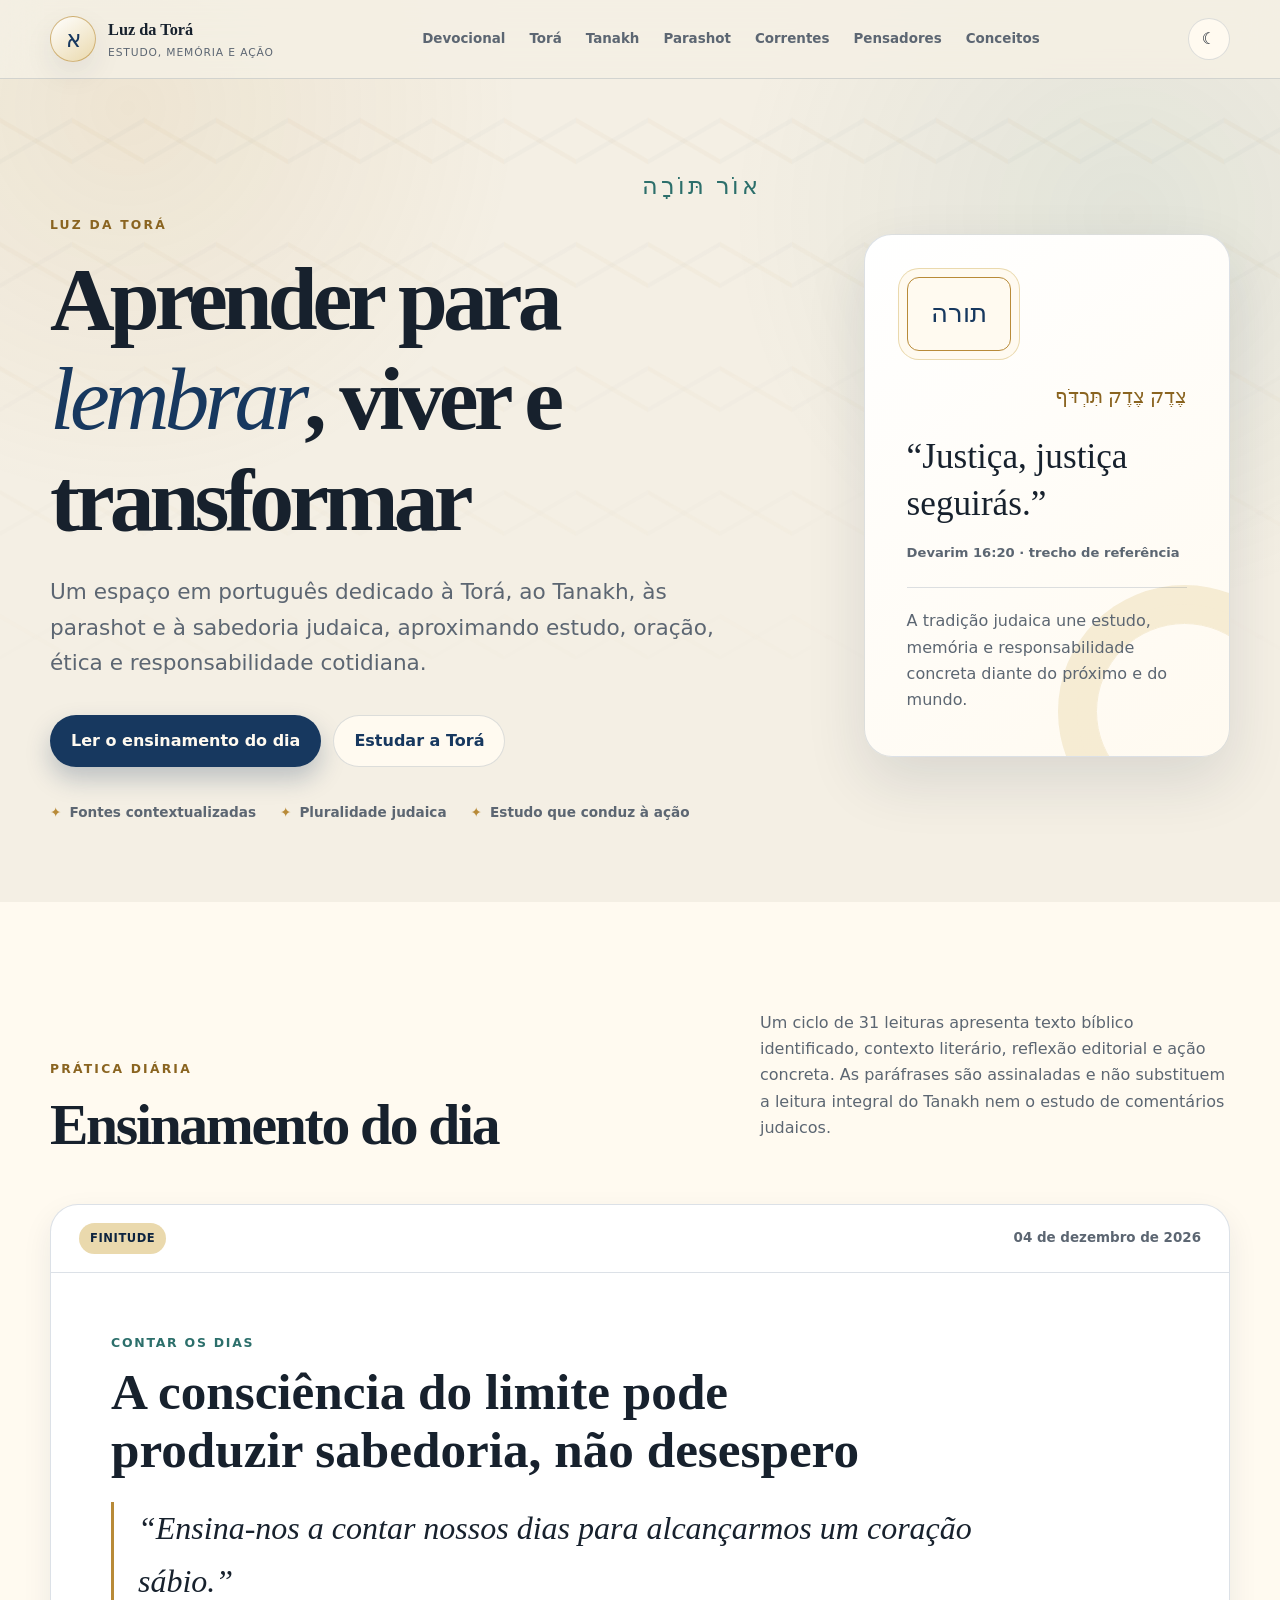
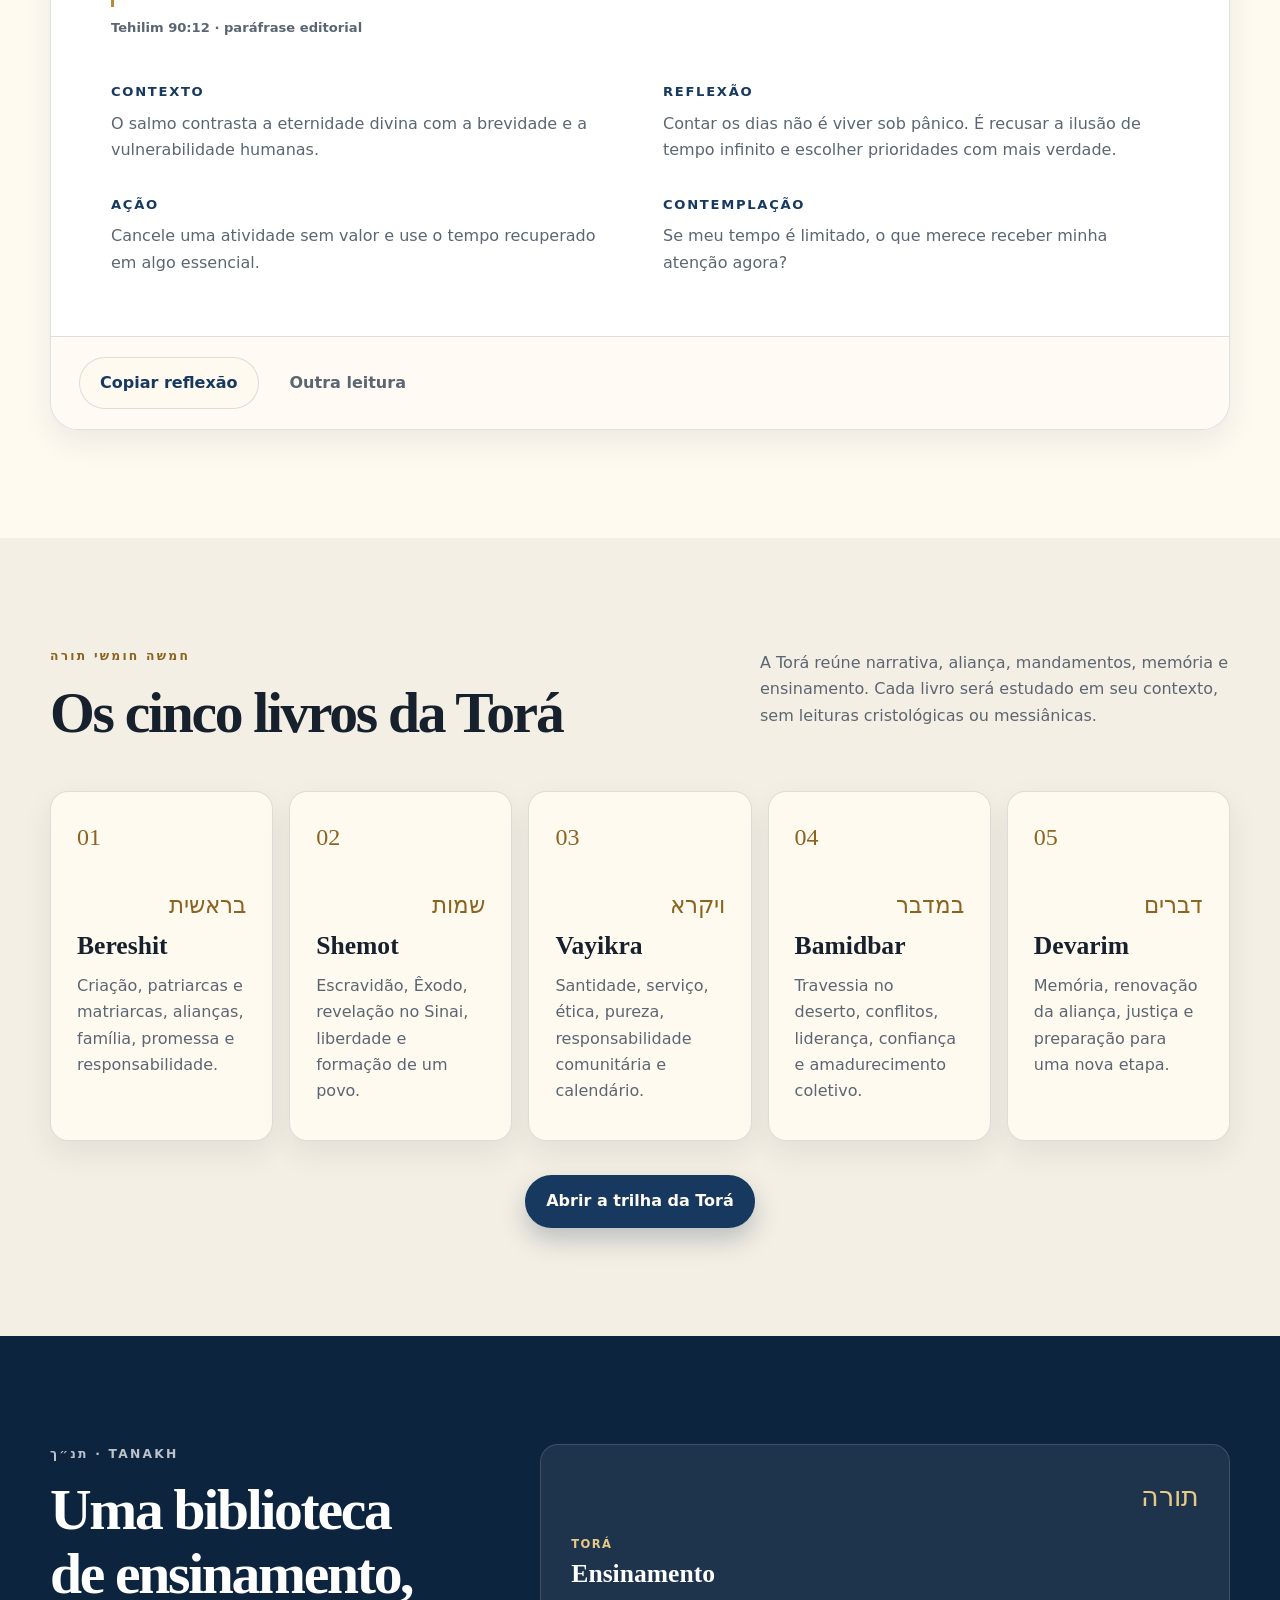
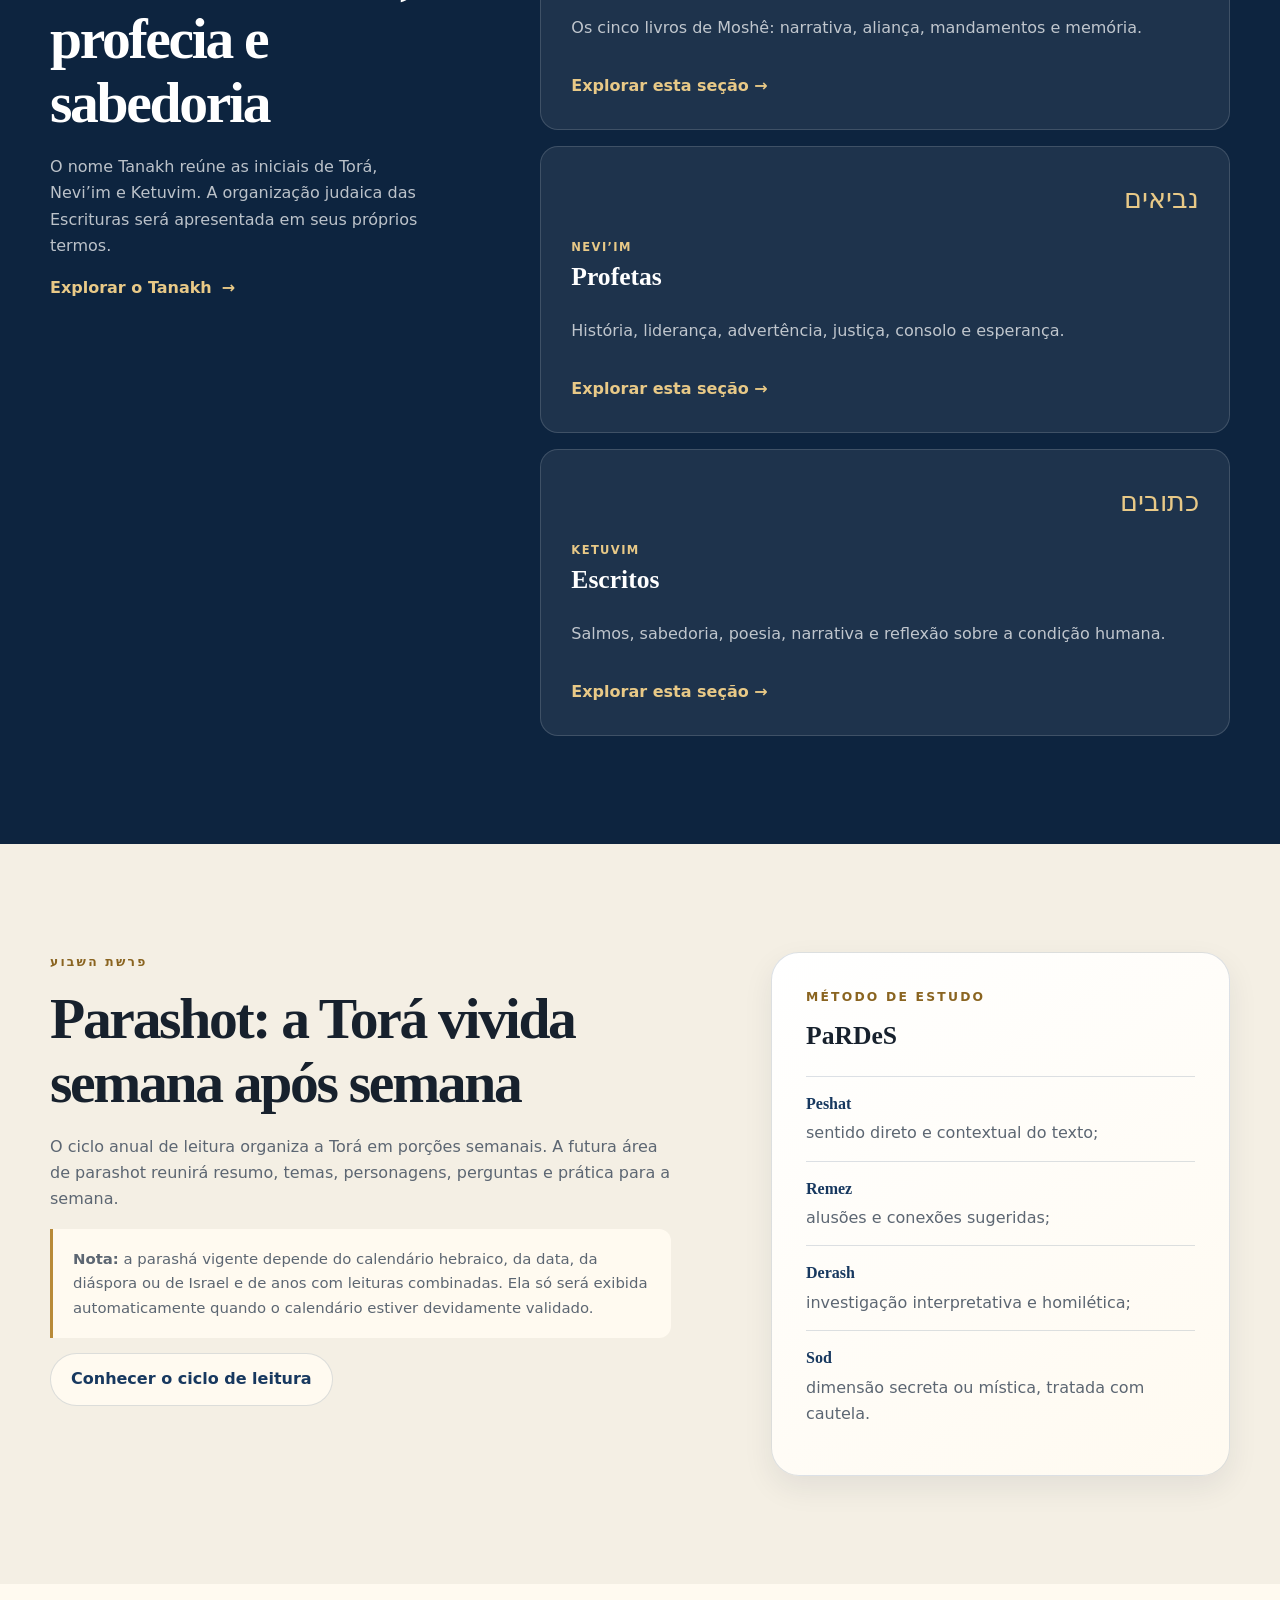
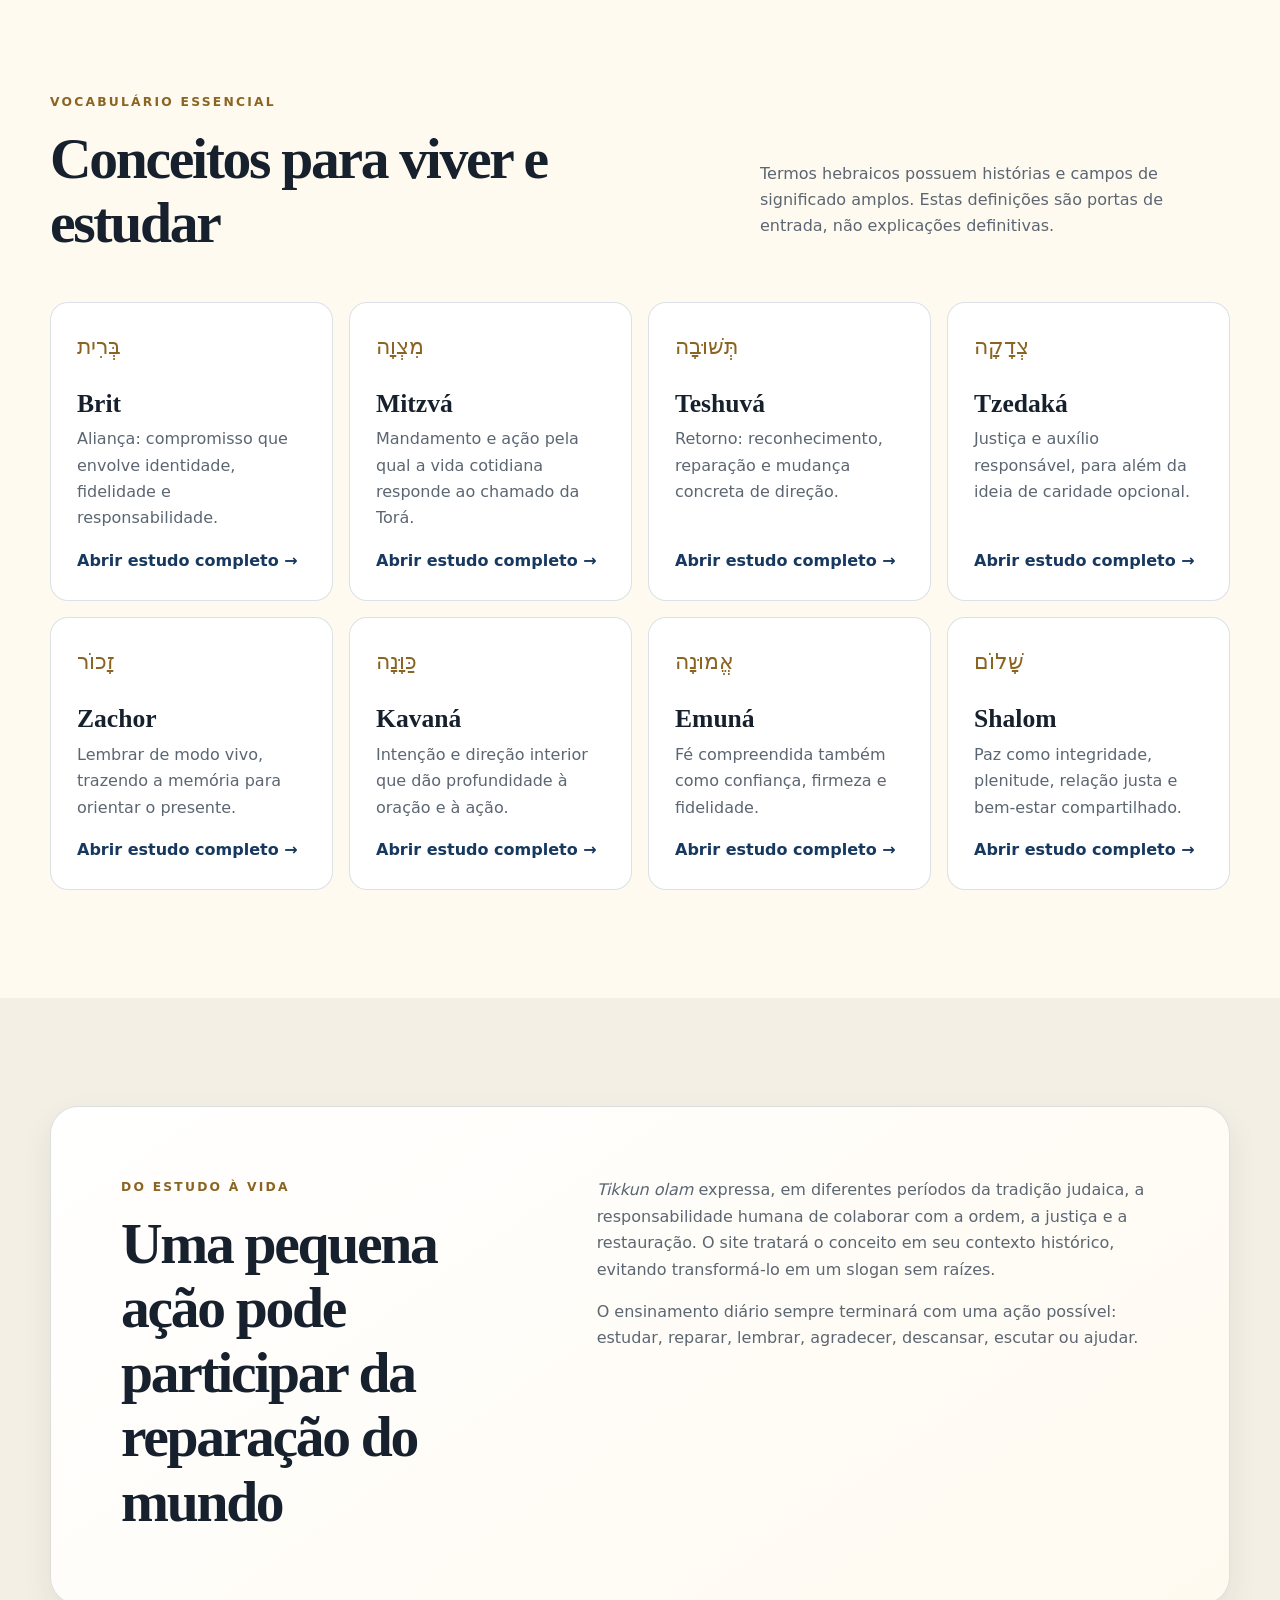
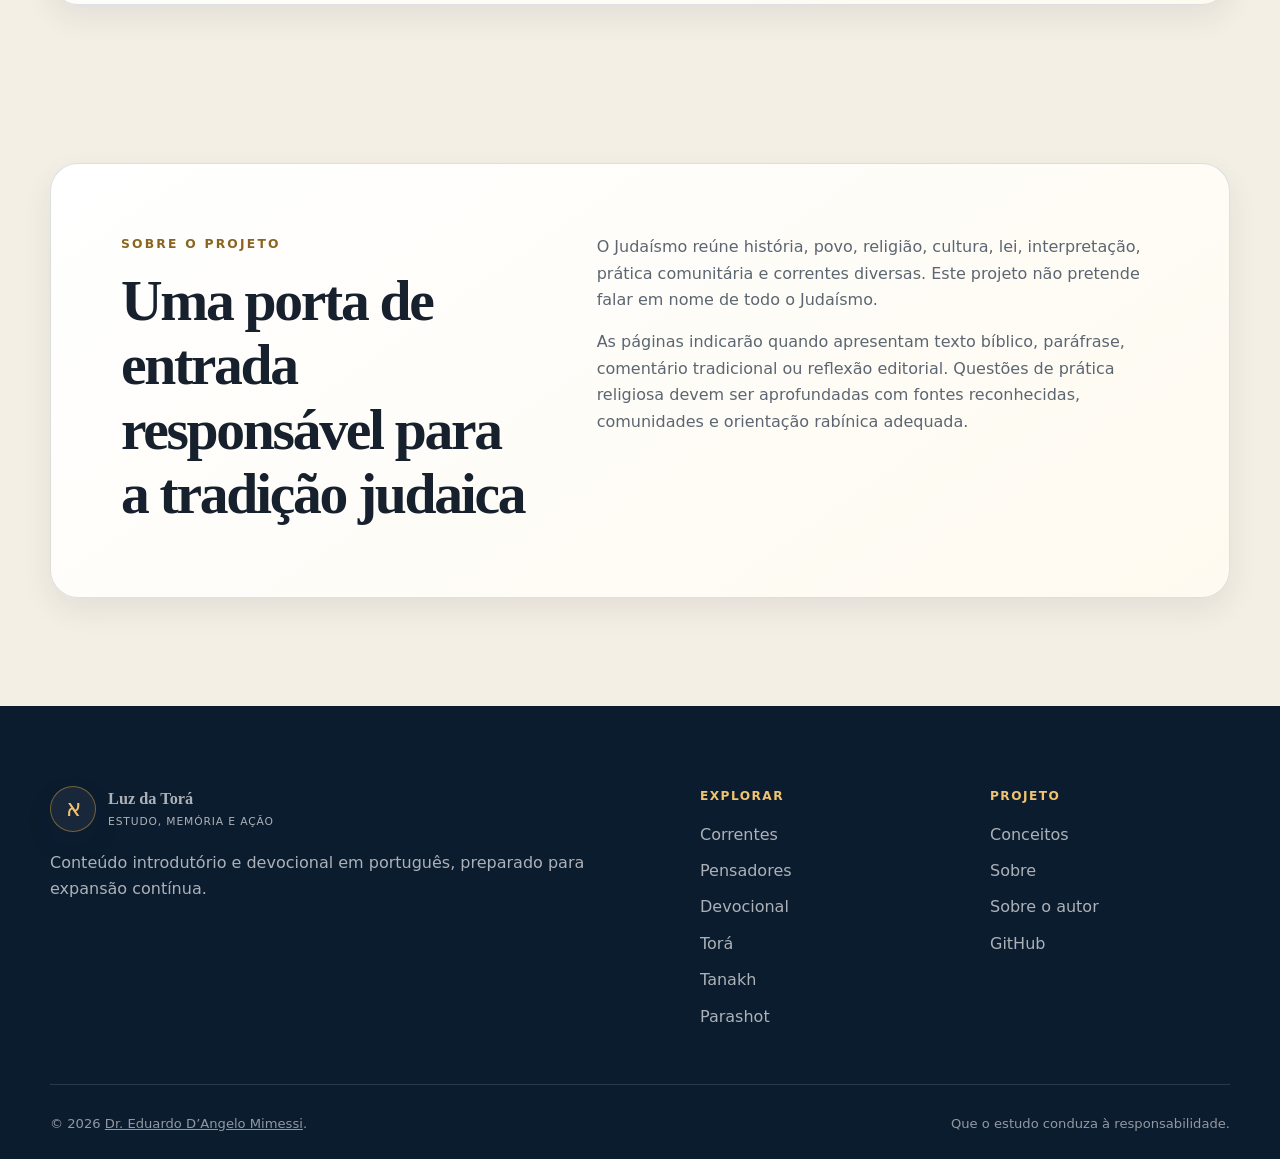
<file: docs/index.html>
<!doctype html>
<html lang="pt-BR" data-theme="light">
<head>
  <meta charset="utf-8">
  <meta name="viewport" content="width=device-width, initial-scale=1">
  <meta name="theme-color" content="#17385f">
  <meta name="description" content="Luz da Torá: estudos e reflexões judaicas sobre a Torá, o Tanakh, as parashot, as mitzvot e a vida cotidiana.">
  <meta name="author" content="Dr. Eduardo D’Angelo Mimessi">
  <meta property="og:title" content="Luz da Torá">
  <meta property="og:description" content="Estudo, memória, aliança e responsabilidade na tradição judaica.">
  <meta property="og:type" content="website">
  <meta property="og:locale" content="pt_BR">
  <title>Luz da Torá</title>
  <link rel="manifest" href="manifest.webmanifest">
  <link rel="icon" href="icon.svg" type="image/svg+xml">
  <link rel="stylesheet" href="styles.css">
  <script defer src="devocionais.js"></script>
  <script defer src="app.js"></script>
</head>
<body>
  <a class="skip-link" href="#conteudo">Ir para o conteúdo</a>

  <header class="site-header" id="inicio">
    <div class="header-inner container">
      <a class="brand" href="#inicio" aria-label="Página inicial do Luz da Torá">
        <span class="brand-mark" aria-hidden="true">א</span>
        <span><strong>Luz da Torá</strong><small>estudo, memória e ação</small></span>
      </a>

      <button class="menu-button" type="button" aria-controls="main-nav" aria-expanded="false">
        <span></span><span></span><span></span><span class="sr-only">Abrir menu</span>
      </button>

      <nav class="main-nav" id="main-nav" aria-label="Navegação principal">
        <a href="#devocional">Devocional</a>
        <a href="#tora">Torá</a>
        <a href="#tanakh">Tanakh</a>
        <a href="#parashot">Parashot</a>
        <a href="correntes.html">Correntes</a>
        <a href="pensadores.html">Pensadores</a>
        <a href="#conceitos">Conceitos</a>
      </nav>

      <button class="theme-button" type="button" aria-label="Alternar tema claro e escuro" title="Alternar tema">
        <span class="theme-icon" aria-hidden="true">☾</span>
      </button>
    </div>
  </header>

  <main id="conteudo">
    <section class="hero" aria-labelledby="hero-title">
      <div class="hero-pattern" aria-hidden="true"></div>
      <div class="container hero-grid">
        <div class="hero-copy">
          <p class="hebrew-kicker" lang="he" dir="rtl">אוֹר תּוֹרָה</p>
          <p class="eyebrow">Luz da Torá</p>
          <h1 id="hero-title">Aprender para <em>lembrar</em>, viver e transformar</h1>
          <p class="hero-lead">Um espaço em português dedicado à Torá, ao Tanakh, às parashot e à sabedoria judaica, aproximando estudo, oração, ética e responsabilidade cotidiana.</p>
          <div class="hero-actions">
            <a class="button button-primary" href="#devocional">Ler o ensinamento do dia</a>
            <a class="button button-secondary" href="tora.html">Estudar a Torá</a>
          </div>
          <ul class="hero-principles" aria-label="Princípios do projeto">
            <li>Fontes contextualizadas</li>
            <li>Pluralidade judaica</li>
            <li>Estudo que conduz à ação</li>
          </ul>
        </div>

        <aside class="hero-card" aria-label="Ensinamento em destaque">
          <div class="scroll-symbol" aria-hidden="true">תורה</div>
          <p class="hebrew" lang="he" dir="rtl">צֶדֶק צֶדֶק תִּרְדֹּף</p>
          <blockquote>“Justiça, justiça seguirás.”</blockquote>
          <p class="reference">Devarim 16:20 · trecho de referência</p>
          <p class="hero-note">A tradição judaica une estudo, memória e responsabilidade concreta diante do próximo e do mundo.</p>
        </aside>
      </div>
    </section>

    <section class="section devotional-section" id="devocional" aria-labelledby="devotional-title">
      <div class="container">
        <div class="section-heading">
          <div><p class="eyebrow">Prática diária</p><h2 id="devotional-title">Ensinamento do dia</h2></div>
          <p class="section-intro">Um ciclo de 31 leituras apresenta texto bíblico identificado, contexto literário, reflexão editorial e ação concreta. As paráfrases são assinaladas e não substituem a leitura integral do Tanakh nem o estudo de comentários judaicos.</p>
        </div>

        <article class="devotional-card" aria-live="polite">
          <div class="devotional-meta">
            <span class="tag" id="devotional-concept">Shabat</span>
            <time id="devotional-date"></time>
          </div>
          <div class="devotional-content">
            <p class="devotional-kicker" id="devotional-theme">A santidade do tempo</p>
            <h3 id="devotional-heading">Crie espaço para deixar de produzir e simplesmente estar</h3>
            <blockquote id="devotional-verse">“Deus abençoou o sétimo dia e o santificou.”</blockquote>
            <p class="verse-reference" id="devotional-reference">Bereshit 2:3 · síntese do verso</p>
            <div class="devotional-grid">
              <div><h4>Contexto</h4><p id="devotional-context"></p></div>
              <div><h4>Reflexão</h4><p id="devotional-reflection"></p></div>
              <div><h4>Ação</h4><p id="devotional-action"></p></div>
              <div><h4>Contemplação</h4><p id="devotional-question"></p></div>
            </div>
          </div>
          <div class="devotional-actions">
            <button class="button button-secondary" id="copy-devotional" type="button">Copiar reflexão</button>
            <button class="button button-ghost" id="next-devotional" type="button">Outra leitura</button>
          </div>
        </article>
      </div>
    </section>

    <section class="section torah-section" id="tora" aria-labelledby="torah-title">
      <div class="container">
        <div class="section-heading">
          <div><p class="eyebrow">חמשה חומשי תורה</p><h2 id="torah-title">Os cinco livros da Torá</h2></div>
          <p class="section-intro">A Torá reúne narrativa, aliança, mandamentos, memória e ensinamento. Cada livro será estudado em seu contexto, sem leituras cristológicas ou messiânicas.</p>
        </div>

        <div class="books-grid">
          <a class="book-card" href="tora.html#bereshit"><span>01</span><p class="hebrew" lang="he" dir="rtl">בראשית</p><h3>Bereshit</h3><p>Criação, patriarcas e matriarcas, alianças, família, promessa e responsabilidade.</p></a>
          <a class="book-card" href="tora.html#shemot"><span>02</span><p class="hebrew" lang="he" dir="rtl">שמות</p><h3>Shemot</h3><p>Escravidão, Êxodo, revelação no Sinai, liberdade e formação de um povo.</p></a>
          <a class="book-card" href="tora.html#vayikra"><span>03</span><p class="hebrew" lang="he" dir="rtl">ויקרא</p><h3>Vayikra</h3><p>Santidade, serviço, ética, pureza, responsabilidade comunitária e calendário.</p></a>
          <a class="book-card" href="tora.html#bamidbar"><span>04</span><p class="hebrew" lang="he" dir="rtl">במדבר</p><h3>Bamidbar</h3><p>Travessia no deserto, conflitos, liderança, confiança e amadurecimento coletivo.</p></a>
          <a class="book-card" href="tora.html#devarim"><span>05</span><p class="hebrew" lang="he" dir="rtl">דברים</p><h3>Devarim</h3><p>Memória, renovação da aliança, justiça e preparação para uma nova etapa.</p></a>
        </div>
        <div class="center-action"><a class="button button-primary" href="tora.html">Abrir a trilha da Torá</a></div>
      </div>
    </section>

    <section class="section tanakh-section" id="tanakh" aria-labelledby="tanakh-title">
      <div class="container tanakh-layout">
        <div class="tanakh-intro">
          <p class="eyebrow">תנ״ך · Tanakh</p>
          <h2 id="tanakh-title">Uma biblioteca de ensinamento, profecia e sabedoria</h2>
          <p>O nome Tanakh reúne as iniciais de Torá, Nevi’im e Ketuvim. A organização judaica das Escrituras será apresentada em seus próprios termos.</p>
          <a class="text-link" href="tanakh.html">Explorar o Tanakh <span aria-hidden="true">→</span></a>
        </div>

        <div class="tanakh-grid">
          <article><span class="hebrew" lang="he" dir="rtl">תורה</span><p class="card-label">Torá</p><h3>Ensinamento</h3><p>Os cinco livros de Moshê: narrativa, aliança, mandamentos e memória.</p></article>
          <article><span class="hebrew" lang="he" dir="rtl">נביאים</span><p class="card-label">Nevi’im</p><h3>Profetas</h3><p>História, liderança, advertência, justiça, consolo e esperança.</p></article>
          <article><span class="hebrew" lang="he" dir="rtl">כתובים</span><p class="card-label">Ketuvim</p><h3>Escritos</h3><p>Salmos, sabedoria, poesia, narrativa e reflexão sobre a condição humana.</p></article>
        </div>
      </div>
    </section>

    <section class="section parashah-section" id="parashot" aria-labelledby="parashot-title">
      <div class="container parashah-grid">
        <div>
          <p class="eyebrow">פרשת השבוע</p>
          <h2 id="parashot-title">Parashot: a Torá vivida semana após semana</h2>
          <p>O ciclo anual de leitura organiza a Torá em porções semanais. A futura área de parashot reunirá resumo, temas, personagens, perguntas e prática para a semana.</p>
          <p class="notice"><strong>Nota:</strong> a parashá vigente depende do calendário hebraico, da data, da diáspora ou de Israel e de anos com leituras combinadas. Ela só será exibida automaticamente quando o calendário estiver devidamente validado.</p>
          <a class="button button-secondary" href="tora.html#parashot">Conhecer o ciclo de leitura</a>
        </div>
        <aside class="study-card">
          <p class="eyebrow">Método de estudo</p>
          <h3>PaRDeS</h3>
          <dl>
            <div><dt>Peshat</dt><dd>sentido direto e contextual do texto;</dd></div>
            <div><dt>Remez</dt><dd>alusões e conexões sugeridas;</dd></div>
            <div><dt>Derash</dt><dd>investigação interpretativa e homilética;</dd></div>
            <div><dt>Sod</dt><dd>dimensão secreta ou mística, tratada com cautela.</dd></div>
          </dl>
        </aside>
      </div>
    </section>

    <section class="section concepts-section" id="conceitos" aria-labelledby="concepts-title">
      <div class="container">
        <div class="section-heading">
          <div><p class="eyebrow">Vocabulário essencial</p><h2 id="concepts-title">Conceitos para viver e estudar</h2></div>
          <p class="section-intro">Termos hebraicos possuem histórias e campos de significado amplos. Estas definições são portas de entrada, não explicações definitivas.</p>
        </div>

        <div class="concept-grid">
          <article><span>בְּרִית</span><h3>Brit</h3><p>Aliança: compromisso que envolve identidade, fidelidade e responsabilidade.</p></article>
          <article><span>מִצְוָה</span><h3>Mitzvá</h3><p>Mandamento e ação pela qual a vida cotidiana responde ao chamado da Torá.</p></article>
          <article><span>תְּשׁוּבָה</span><h3>Teshuvá</h3><p>Retorno: reconhecimento, reparação e mudança concreta de direção.</p></article>
          <article><span>צְדָקָה</span><h3>Tzedaká</h3><p>Justiça e auxílio responsável, para além da ideia de caridade opcional.</p></article>
          <article><span>זָכוֹר</span><h3>Zachor</h3><p>Lembrar de modo vivo, trazendo a memória para orientar o presente.</p></article>
          <article><span>כַּוָּנָה</span><h3>Kavaná</h3><p>Intenção e direção interior que dão profundidade à oração e à ação.</p></article>
          <article><span>אֱמוּנָה</span><h3>Emuná</h3><p>Fé compreendida também como confiança, firmeza e fidelidade.</p></article>
          <article><span>שָׁלוֹם</span><h3>Shalom</h3><p>Paz como integridade, plenitude, relação justa e bem-estar compartilhado.</p></article>
        </div>
      </div>
    </section>

    <section class="section action-section" aria-labelledby="action-title">
      <div class="container action-card">
        <div><p class="eyebrow">Do estudo à vida</p><h2 id="action-title">Uma pequena ação pode participar da reparação do mundo</h2></div>
        <div><p><em>Tikkun olam</em> expressa, em diferentes períodos da tradição judaica, a responsabilidade humana de colaborar com a ordem, a justiça e a restauração. O site tratará o conceito em seu contexto histórico, evitando transformá-lo em um slogan sem raízes.</p><p>O ensinamento diário sempre terminará com uma ação possível: estudar, reparar, lembrar, agradecer, descansar, escutar ou ajudar.</p></div>
      </div>
    </section>

    <section class="section about-section" id="sobre" aria-labelledby="about-title">
      <div class="container about-card">
        <div><p class="eyebrow">Sobre o projeto</p><h2 id="about-title">Uma porta de entrada responsável para a tradição judaica</h2></div>
        <div>
          <p>O Judaísmo reúne história, povo, religião, cultura, lei, interpretação, prática comunitária e correntes diversas. Este projeto não pretende falar em nome de todo o Judaísmo.</p>
          <p>As páginas indicarão quando apresentam texto bíblico, paráfrase, comentário tradicional ou reflexão editorial. Questões de prática religiosa devem ser aprofundadas com fontes reconhecidas, comunidades e orientação rabínica adequada.</p>
        </div>
      </div>
    </section>
  </main>

  <footer class="site-footer">
    <div class="container footer-grid">
      <div><a class="brand footer-brand" href="#inicio"><span class="brand-mark" aria-hidden="true">א</span><span><strong>Luz da Torá</strong><small>estudo, memória e ação</small></span></a><p>Conteúdo introdutório e devocional em português, preparado para expansão contínua.</p></div>
      <nav aria-label="Links do rodapé"><strong>Explorar</strong><a href="correntes.html">Correntes</a><a href="pensadores.html">Pensadores</a><a href="#devocional">Devocional</a><a href="tora.html">Torá</a><a href="tanakh.html">Tanakh</a><a href="#parashot">Parashot</a></nav>
      <nav aria-label="Informações do projeto"><strong>Projeto</strong><a href="#conceitos">Conceitos</a><a href="#sobre">Sobre</a><a href="autor.html">Sobre o autor</a><a href="https://github.com/edumimessi/luzdatora" rel="noopener noreferrer">GitHub</a></nav>
    </div>
    <div class="container footer-bottom"><p>© <span id="current-year"></span> <a href="autor.html">Dr. Eduardo D’Angelo Mimessi</a>.</p><p>Que o estudo conduza à responsabilidade.</p></div>
  </footer>

  <div class="toast" id="toast" role="status" aria-live="polite"></div>
</body>
</html>
</file>
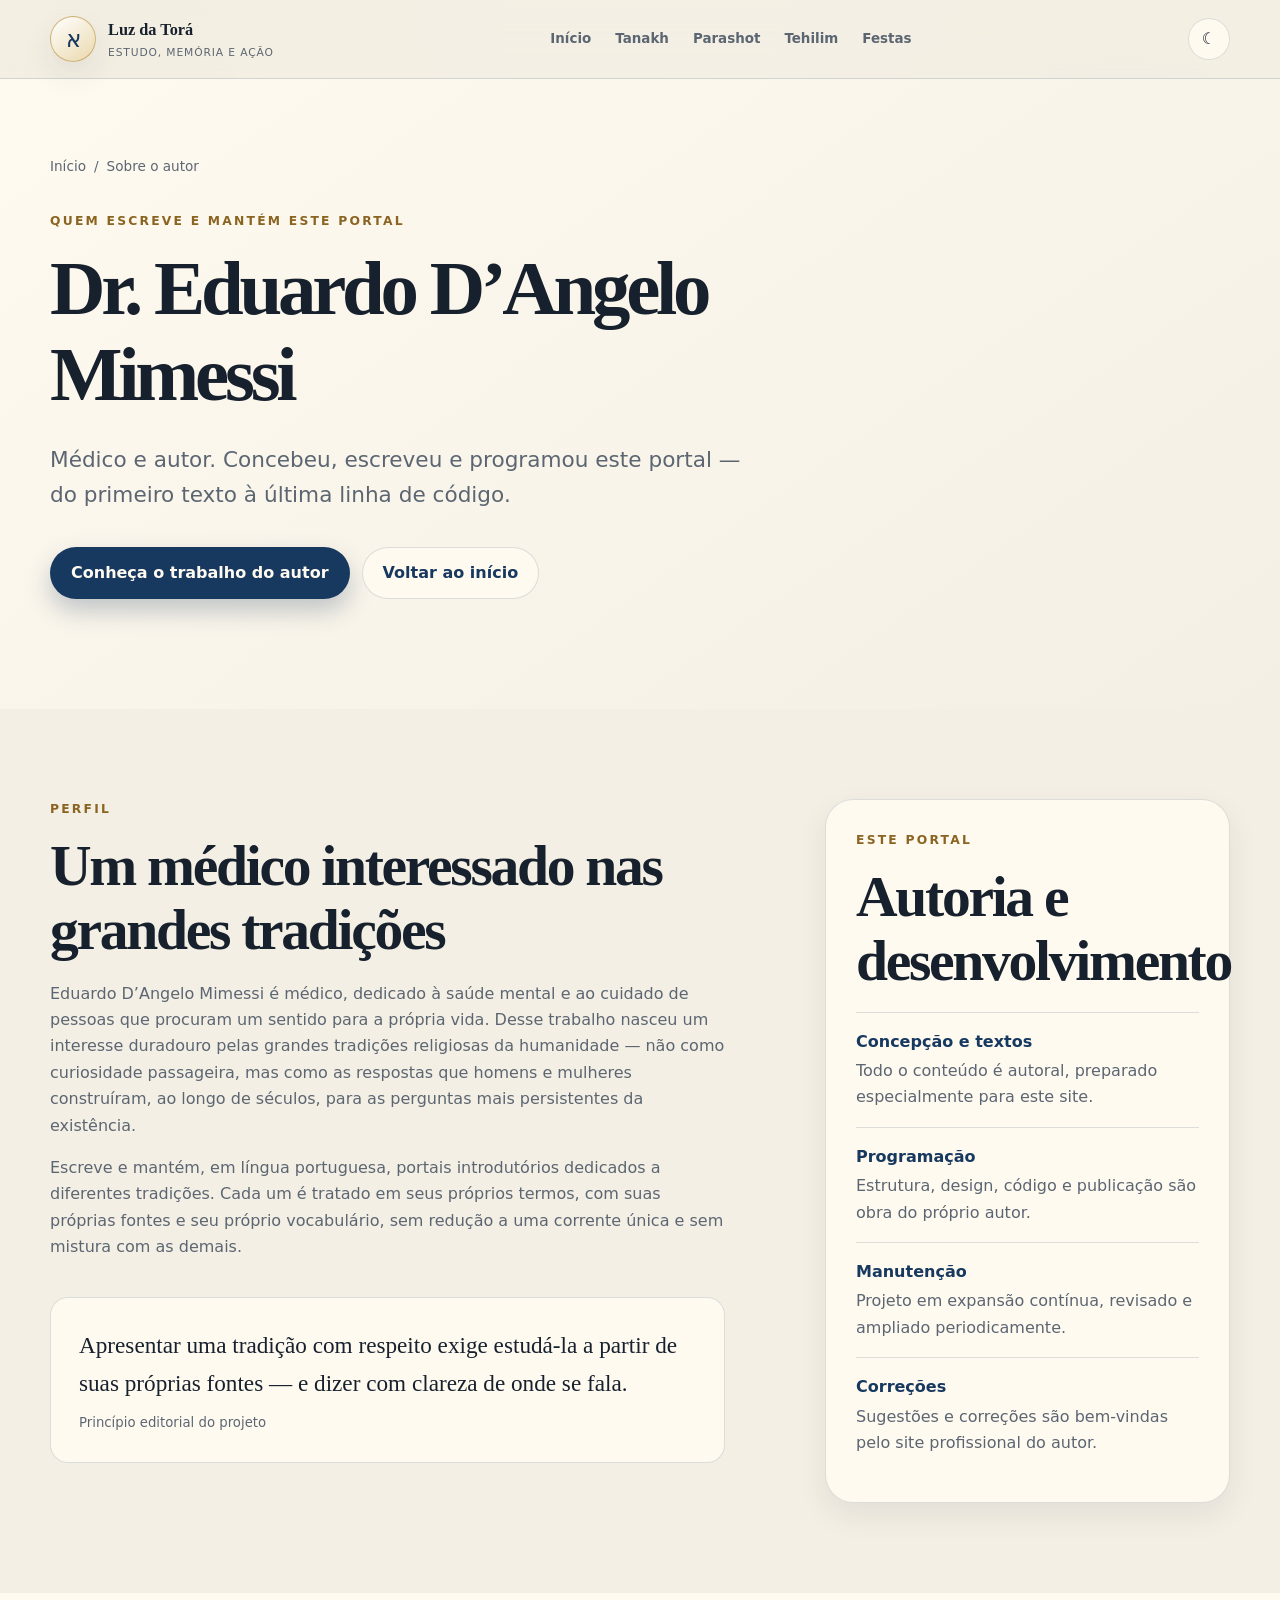
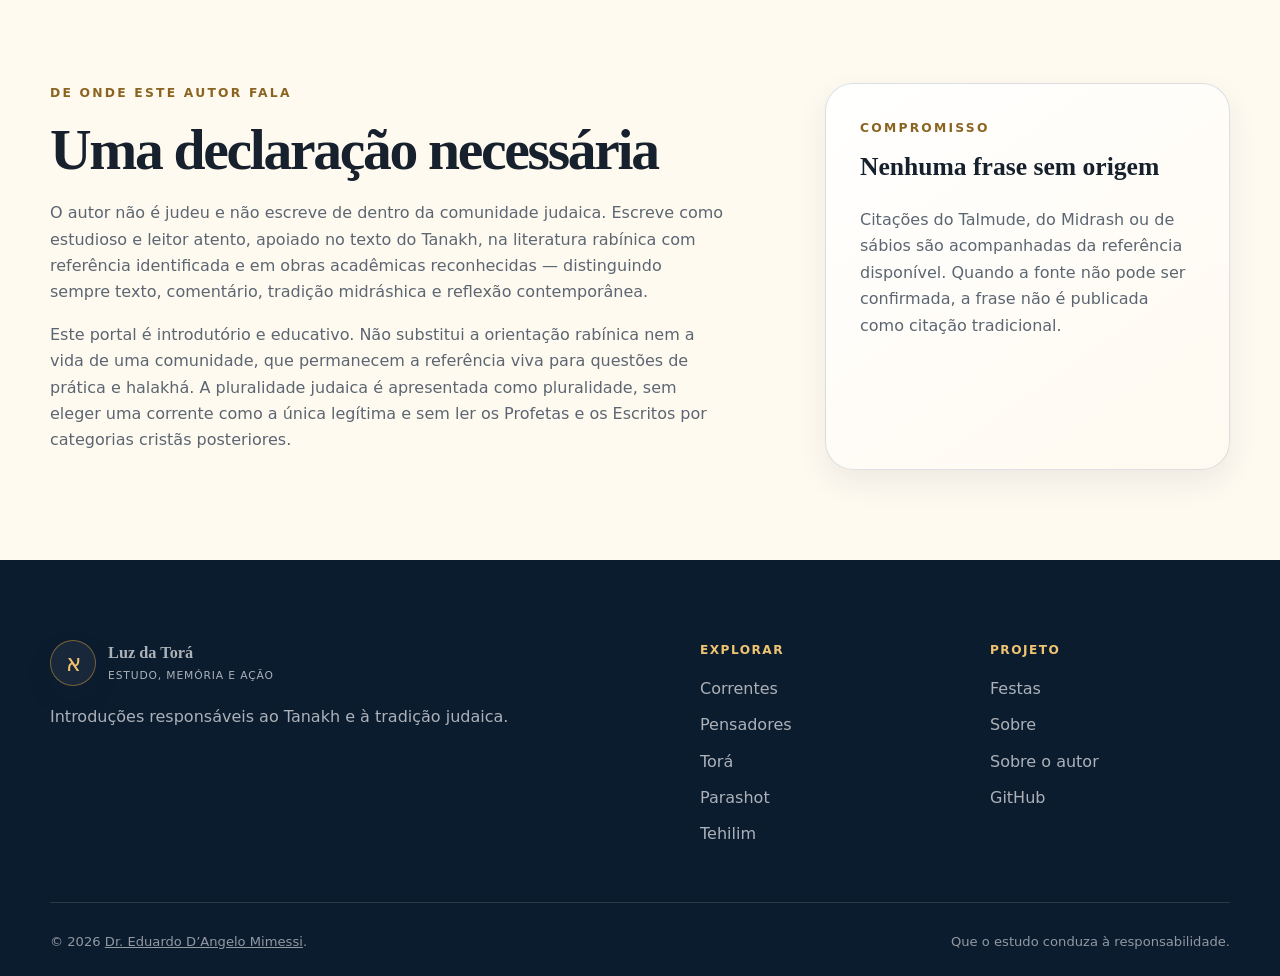
<file: docs/autor.html>
<!doctype html>
<html lang="pt-BR" data-theme="light">
<head>
<meta charset="utf-8"><meta name="viewport" content="width=device-width,initial-scale=1"><meta name="theme-color" content="#17385f">
<meta name="description" content="Sobre o autor do Luz da Torá: Dr. Eduardo D’Angelo Mimessi, médico e autor, que concebeu, escreveu e programou este portal."><meta name="author" content="Dr. Eduardo D’Angelo Mimessi">
<meta property="og:title" content="Sobre o autor | Luz da Torá"><meta property="og:description" content="Quem escreve e mantém este portal: Dr. Eduardo D’Angelo Mimessi, médico e autor."><meta property="og:type" content="profile"><meta property="og:locale" content="pt_BR">
<title>Sobre o autor | Luz da Torá</title><link rel="manifest" href="manifest.webmanifest"><link rel="icon" href="icon.svg" type="image/svg+xml"><link rel="stylesheet" href="styles.css"><script defer src="app.js"></script>
</head>
<body>
<a class="skip-link" href="#conteudo">Ir para o conteúdo</a>
<header class="site-header"><div class="header-inner container"><a class="brand" href="index.html"><span class="brand-mark" aria-hidden="true">א</span><span><strong>Luz da Torá</strong><small>estudo, memória e ação</small></span></a><button class="menu-button" type="button" aria-controls="main-nav" aria-expanded="false"><span></span><span></span><span></span><span class="sr-only">Abrir menu</span></button><nav class="main-nav" id="main-nav"><a href="index.html">Início</a><a href="tanakh.html">Tanakh</a><a href="parashot.html">Parashot</a><a href="tehilim.html">Tehilim</a><a href="festas.html">Festas</a></nav><button class="theme-button" type="button" aria-label="Alternar tema"><span class="theme-icon">☾</span></button></div></header>
<main class="reader-main" id="conteudo">
<section class="reader-hero"><div class="container"><nav class="breadcrumbs"><a href="index.html">Início</a><span>/</span><span>Sobre o autor</span></nav><p class="eyebrow">Quem escreve e mantém este portal</p><h1>Dr. Eduardo D’Angelo Mimessi</h1><p class="hero-lead">Médico e autor. Concebeu, escreveu e programou este portal — do primeiro texto à última linha de código.</p><div class="reader-actions"><a class="button button-primary" href="https://clinicamimessi.com.br" rel="noopener noreferrer">Conheça o trabalho do autor</a><a class="button button-secondary" href="index.html">Voltar ao início</a></div></div></section>
<section class="reader-section"><div class="container reader-intro-grid"><div class="reader-prose"><p class="eyebrow">Perfil</p><h2>Um médico interessado nas grandes tradições</h2><p>Eduardo D’Angelo Mimessi é médico, dedicado à saúde mental e ao cuidado de pessoas que procuram um sentido para a própria vida. Desse trabalho nasceu um interesse duradouro pelas grandes tradições religiosas da humanidade — não como curiosidade passageira, mas como as respostas que homens e mulheres construíram, ao longo de séculos, para as perguntas mais persistentes da existência.</p><p>Escreve e mantém, em língua portuguesa, portais introdutórios dedicados a diferentes tradições. Cada um é tratado em seus próprios termos, com suas próprias fontes e seu próprio vocabulário, sem redução a uma corrente única e sem mistura com as demais.</p><div class="quote-panel"><blockquote>Apresentar uma tradição com respeito exige estudá-la a partir de suas próprias fontes — e dizer com clareza de onde se fala.</blockquote><p>Princípio editorial do projeto</p></div></div><aside class="fact-panel"><p class="eyebrow">Este portal</p><h2>Autoria e desenvolvimento</h2><dl class="fact-list"><div><dt>Concepção e textos</dt><dd>Todo o conteúdo é autoral, preparado especialmente para este site.</dd></div><div><dt>Programação</dt><dd>Estrutura, design, código e publicação são obra do próprio autor.</dd></div><div><dt>Manutenção</dt><dd>Projeto em expansão contínua, revisado e ampliado periodicamente.</dd></div><div><dt>Correções</dt><dd>Sugestões e correções são bem-vindas pelo site profissional do autor.</dd></div></dl></aside></div></section>
<section class="reader-section alt"><div class="container reader-intro-grid"><div class="reader-prose"><p class="eyebrow">De onde este autor fala</p><h2>Uma declaração necessária</h2><p>O autor não é judeu e não escreve de dentro da comunidade judaica. Escreve como estudioso e leitor atento, apoiado no texto do Tanakh, na literatura rabínica com referência identificada e em obras acadêmicas reconhecidas — distinguindo sempre texto, comentário, tradição midráshica e reflexão contemporânea.</p><p>Este portal é introdutório e educativo. Não substitui a orientação rabínica nem a vida de uma comunidade, que permanecem a referência viva para questões de prática e halakhá. A pluralidade judaica é apresentada como pluralidade, sem eleger uma corrente como a única legítima e sem ler os Profetas e os Escritos por categorias cristãs posteriores.</p></div><aside class="study-card"><p class="eyebrow">Compromisso</p><h3>Nenhuma frase sem origem</h3><p>Citações do Talmude, do Midrash ou de sábios são acompanhadas da referência disponível. Quando a fonte não pode ser confirmada, a frase não é publicada como citação tradicional.</p></aside></div></section>
</main>
<footer class="site-footer"><div class="container footer-grid"><div><a class="brand footer-brand" href="index.html"><span class="brand-mark">א</span><span><strong>Luz da Torá</strong><small>estudo, memória e ação</small></span></a><p>Introduções responsáveis ao Tanakh e à tradição judaica.</p></div><nav><strong>Explorar</strong><a href="correntes.html">Correntes</a><a href="pensadores.html">Pensadores</a><a href="tora.html">Torá</a><a href="parashot.html">Parashot</a><a href="tehilim.html">Tehilim</a></nav><nav><strong>Projeto</strong><a href="festas.html">Festas</a><a href="index.html#sobre">Sobre</a><a href="autor.html">Sobre o autor</a><a href="https://github.com/edumimessi/luzdatora">GitHub</a></nav></div><div class="container footer-bottom"><p>© <span id="current-year"></span> <a href="autor.html">Dr. Eduardo D’Angelo Mimessi</a>.</p><p>Que o estudo conduza à responsabilidade.</p></div></footer>
</body></html>
</file>
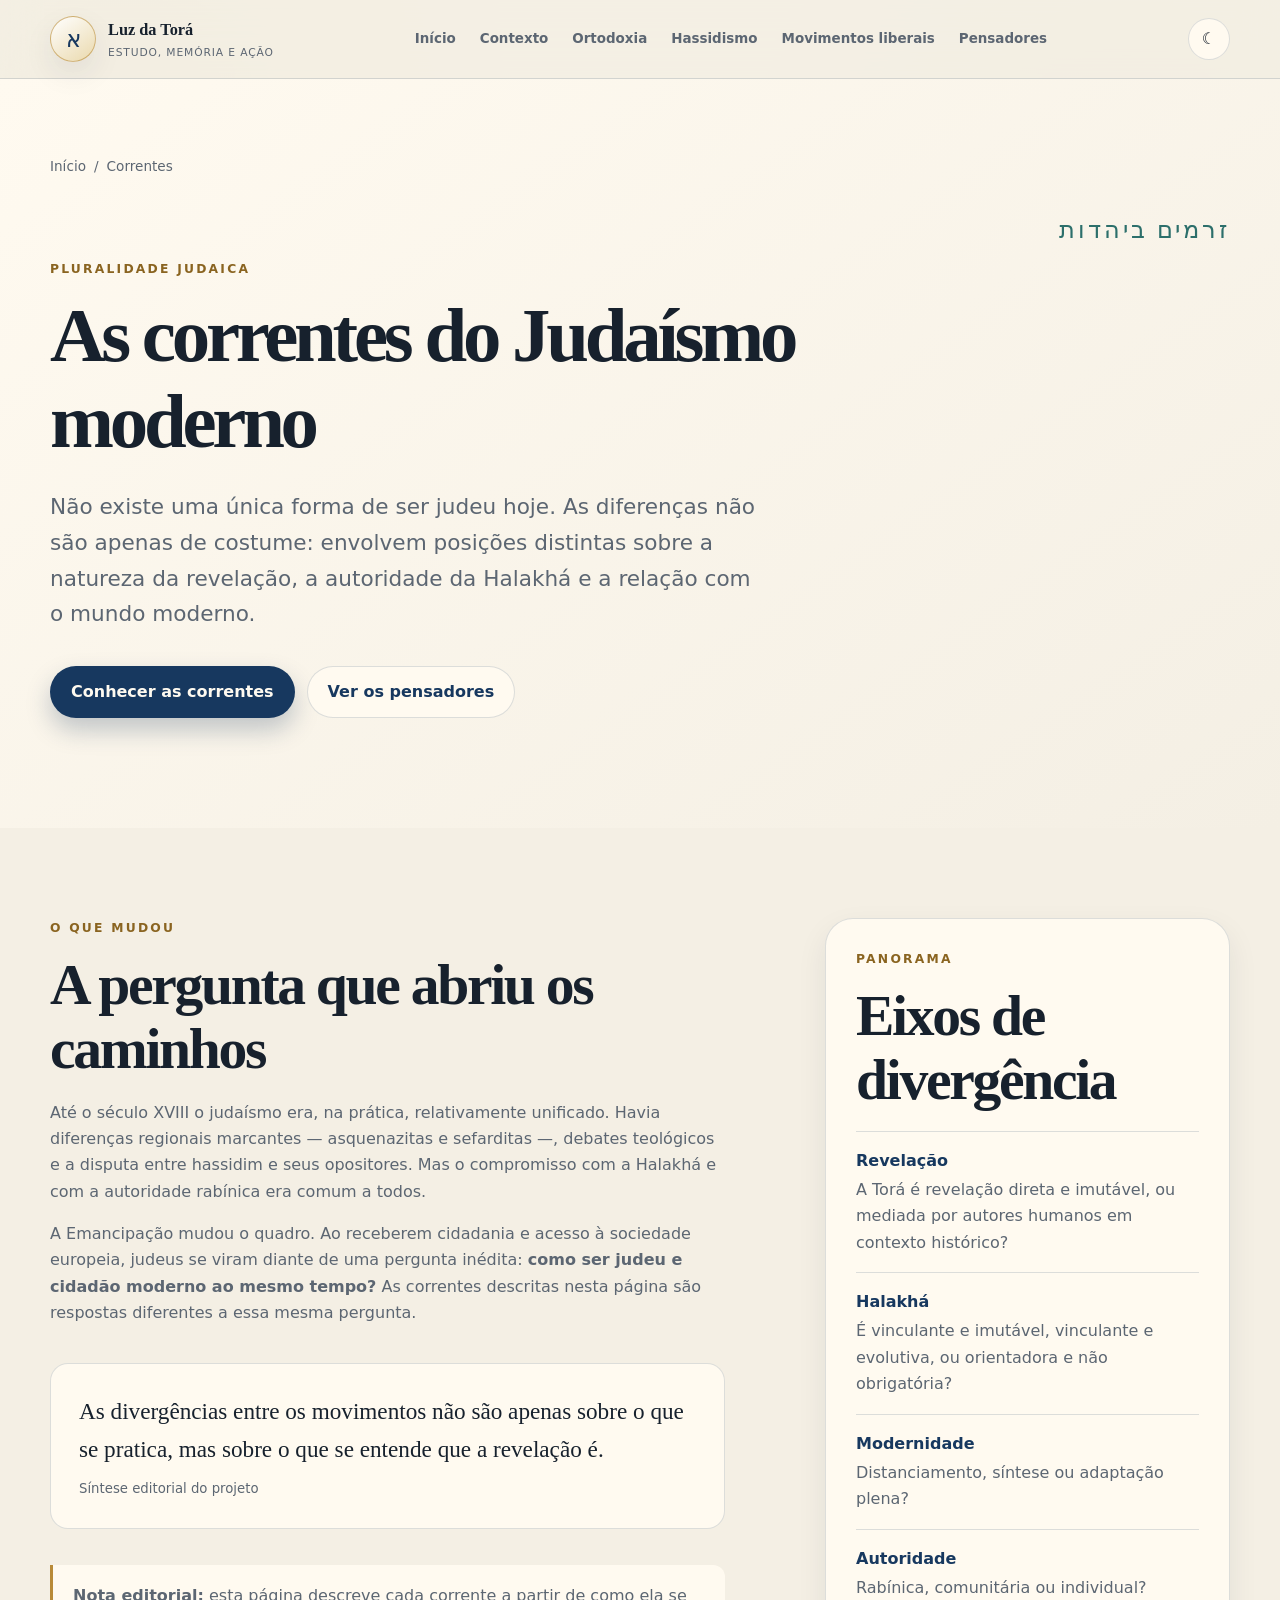
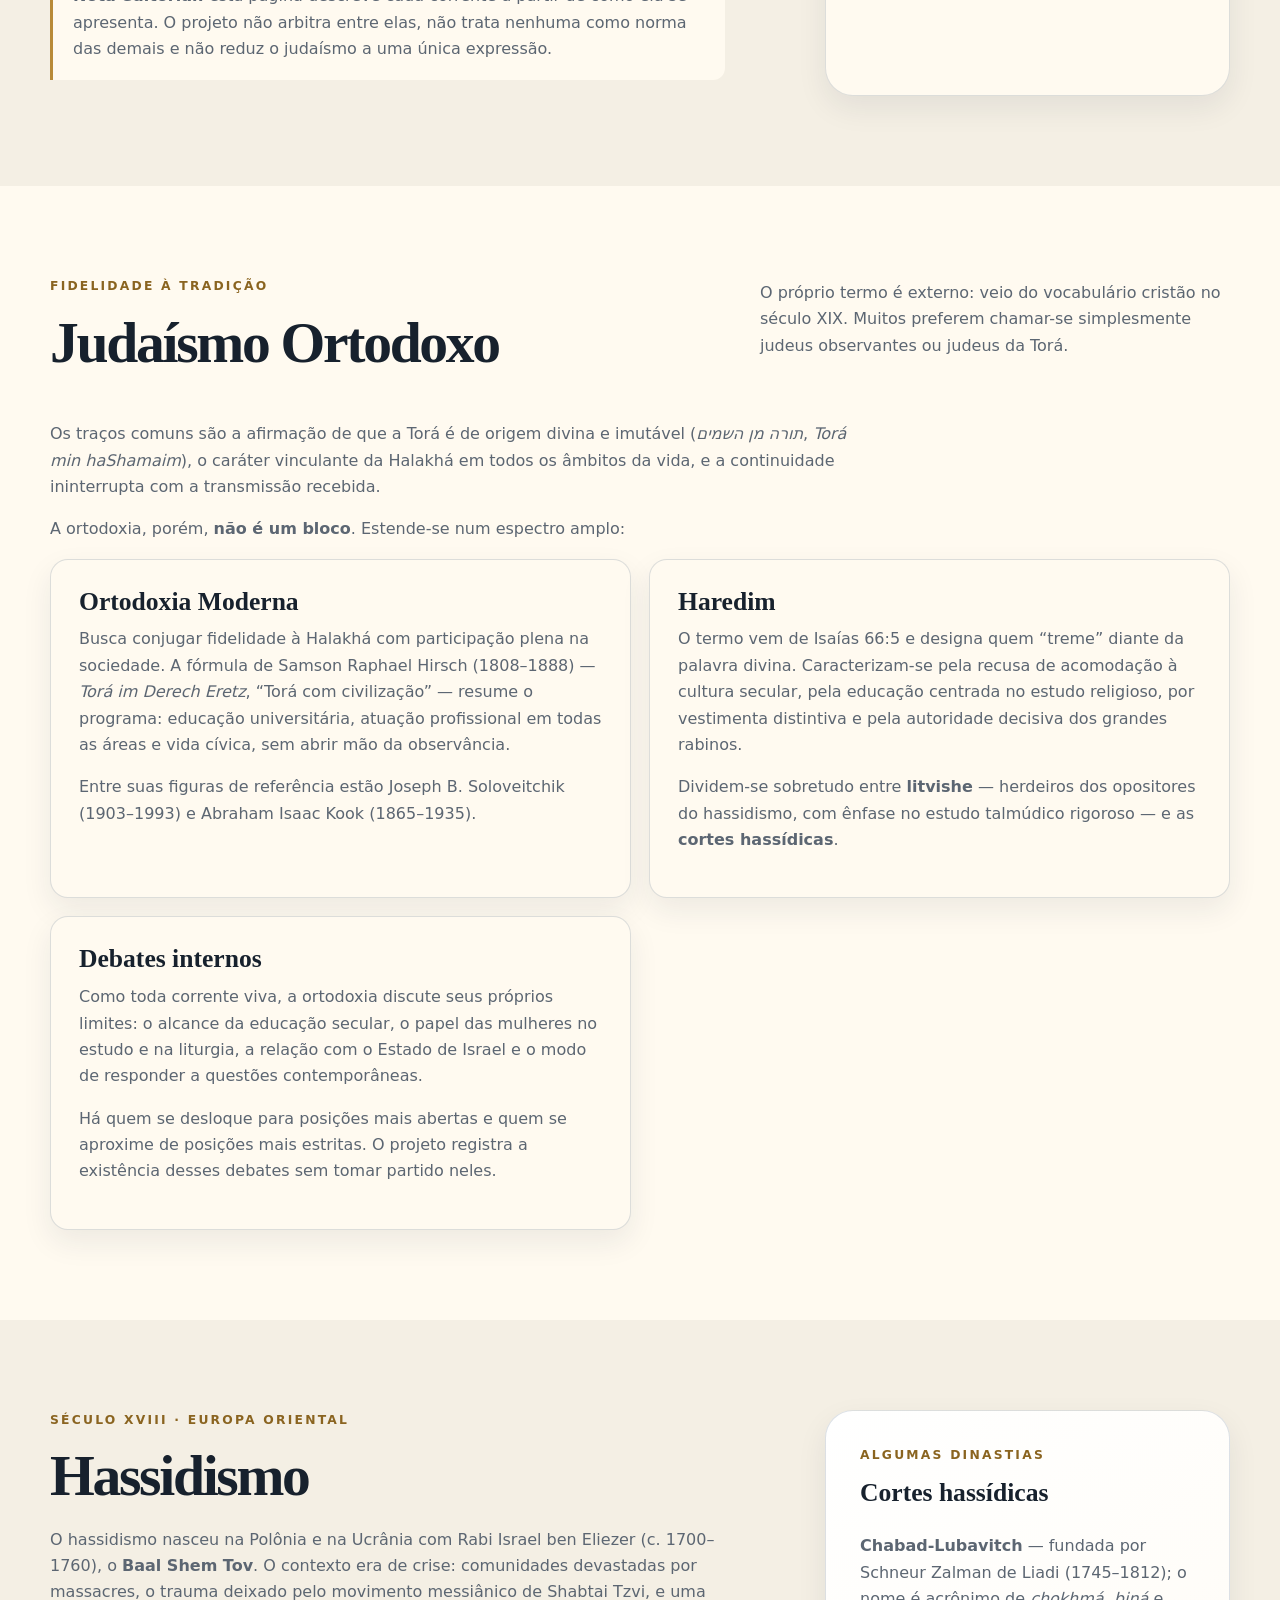
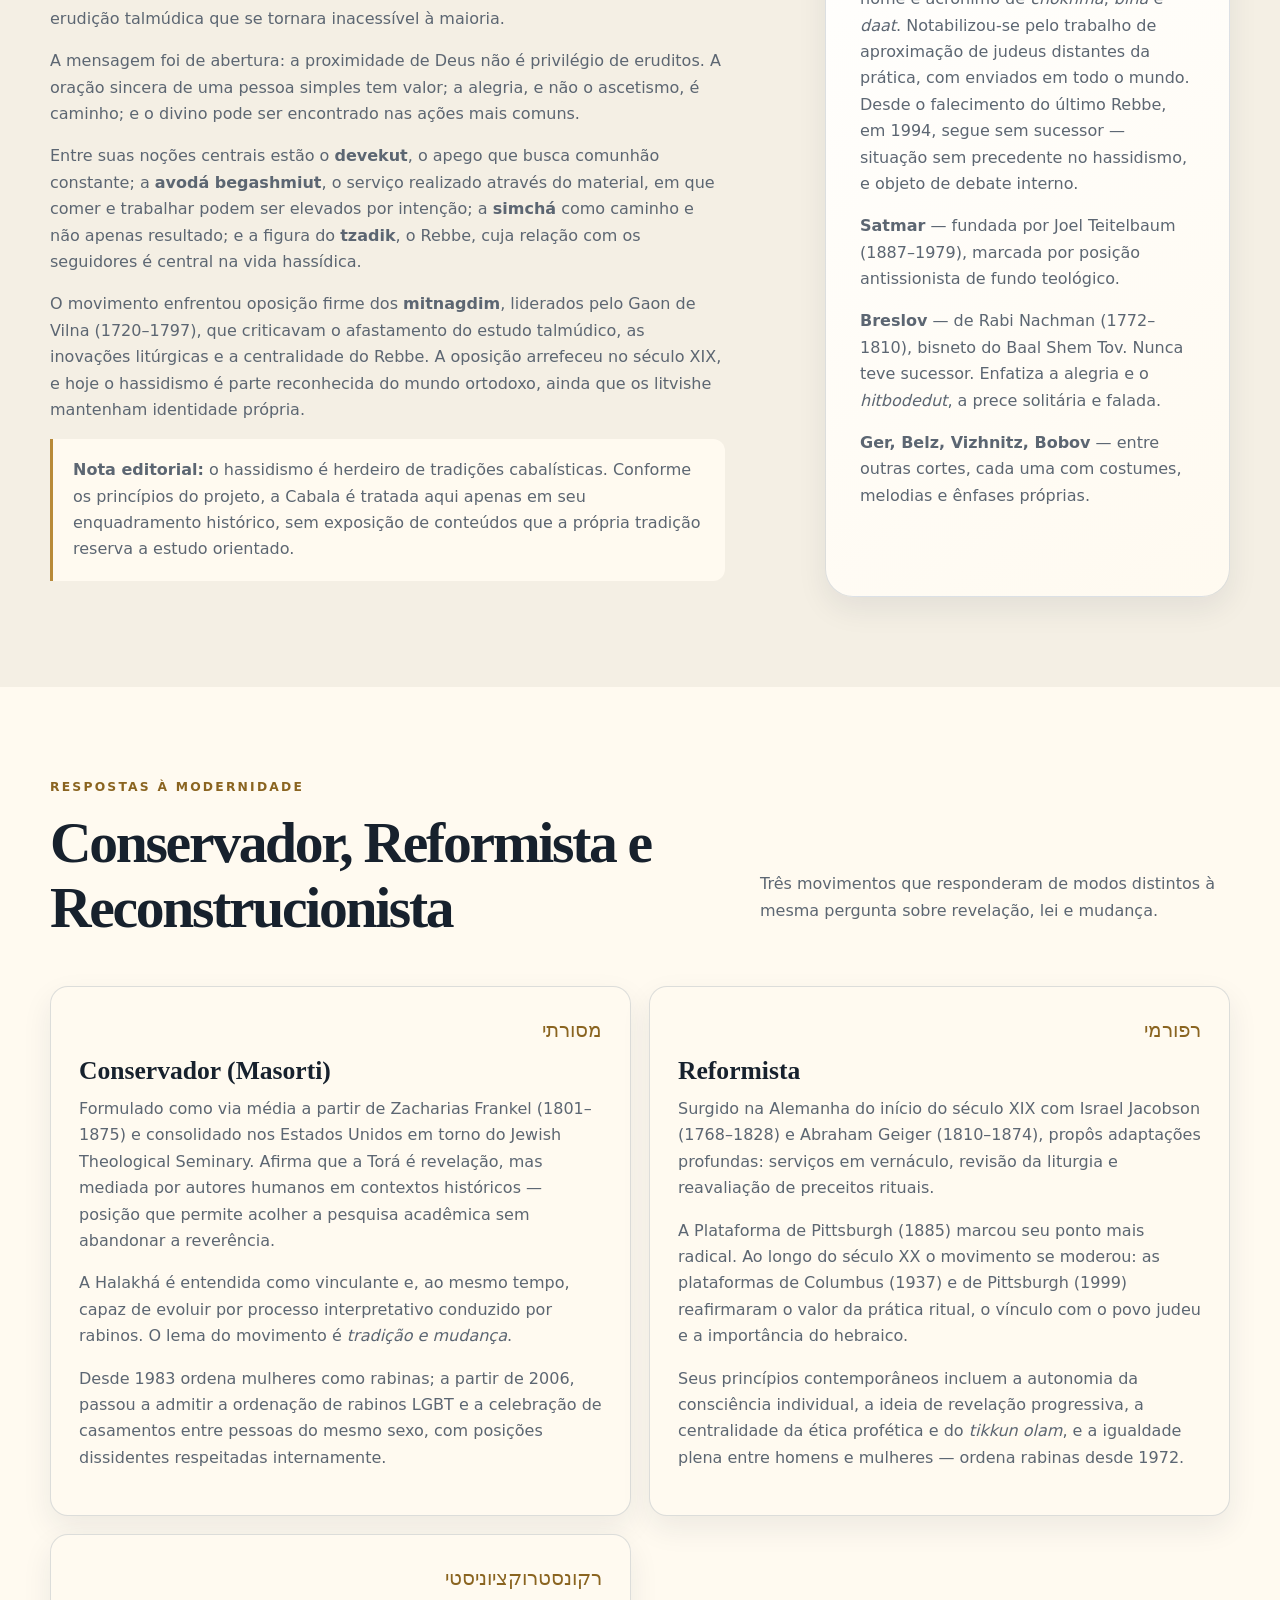
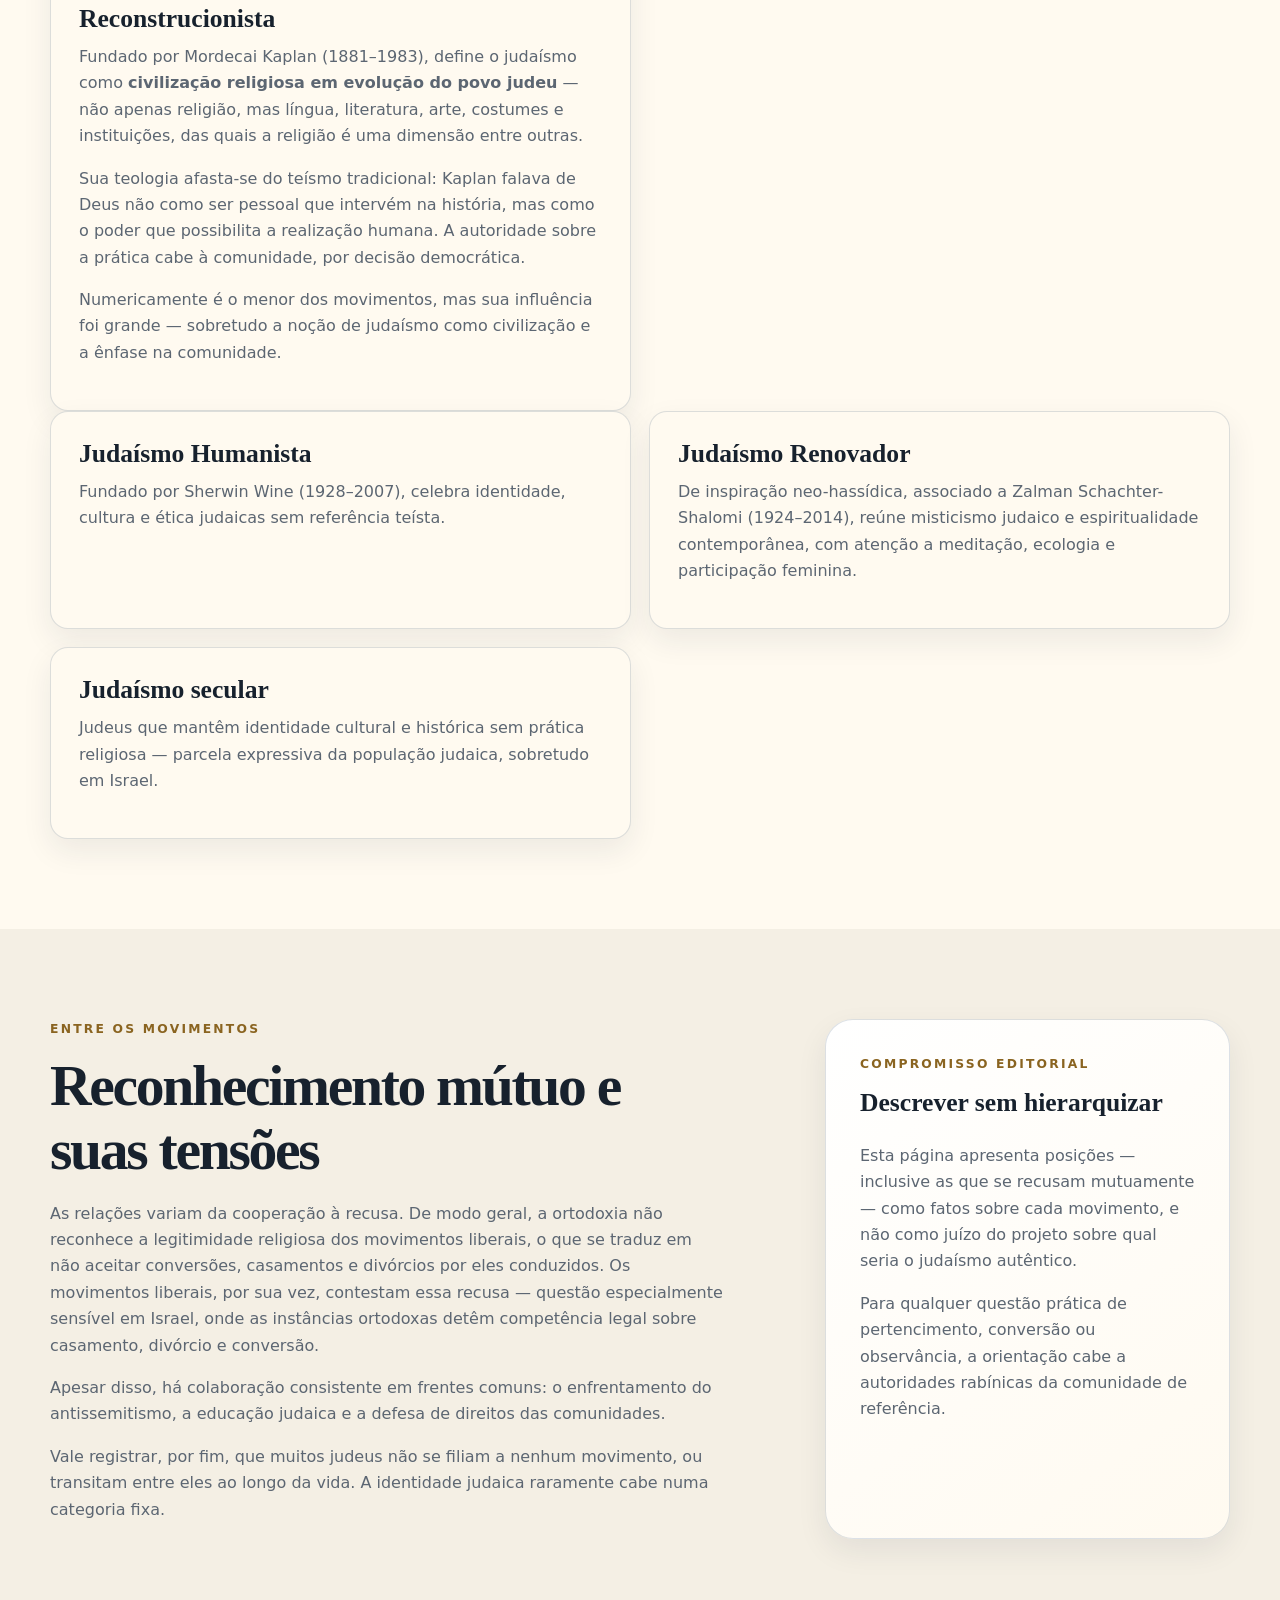
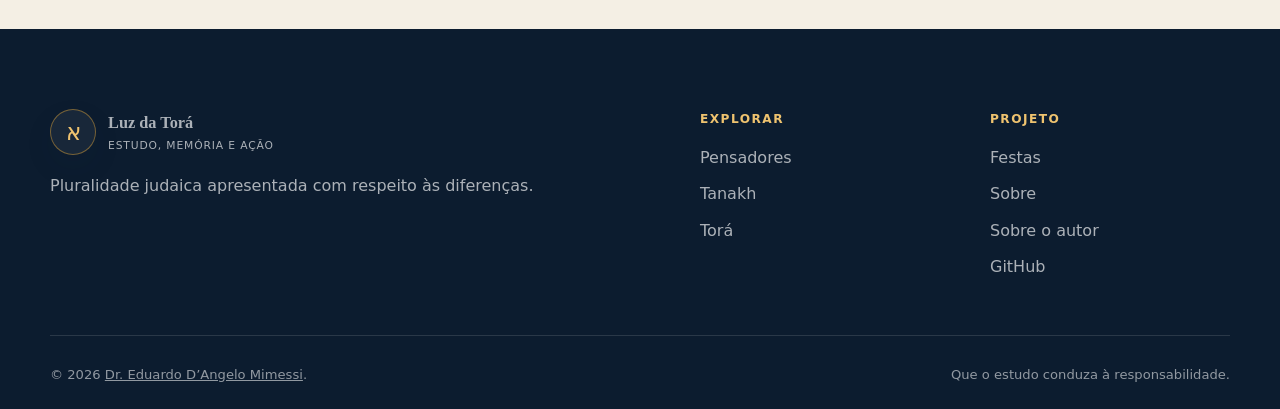
<file: docs/correntes.html>
<!doctype html>
<html lang="pt-BR" data-theme="light">
<head>
<meta charset="utf-8"><meta name="viewport" content="width=device-width,initial-scale=1"><meta name="theme-color" content="#17385f">
<meta name="description" content="As correntes do judaísmo moderno: ortodoxia e suas vertentes, hassidismo, conservador, reformista, reconstrucionista e outros movimentos."><meta name="author" content="Dr. Eduardo D’Angelo Mimessi">
<meta property="og:title" content="Correntes do Judaísmo | Luz da Torá"><meta property="og:description" content="Pluralidade judaica na modernidade: como cada corrente responde à revelação, à Halakhá e ao mundo moderno."><meta property="og:type" content="article"><meta property="og:locale" content="pt_BR">
<title>Correntes do Judaísmo | Luz da Torá</title><link rel="manifest" href="manifest.webmanifest"><link rel="icon" href="icon.svg" type="image/svg+xml"><link rel="stylesheet" href="styles.css"><script defer src="app.js"></script>
</head>
<body>
<a class="skip-link" href="#conteudo">Ir para o conteúdo</a>
<header class="site-header"><div class="header-inner container"><a class="brand" href="index.html"><span class="brand-mark" aria-hidden="true">א</span><span><strong>Luz da Torá</strong><small>estudo, memória e ação</small></span></a><button class="menu-button" type="button" aria-controls="main-nav" aria-expanded="false"><span></span><span></span><span></span><span class="sr-only">Abrir menu</span></button><nav class="main-nav" id="main-nav"><a href="index.html">Início</a><a href="#emancipacao">Contexto</a><a href="#ortodoxia">Ortodoxia</a><a href="#hassidismo">Hassidismo</a><a href="#liberais">Movimentos liberais</a><a href="pensadores.html">Pensadores</a></nav><button class="theme-button" type="button" aria-label="Alternar tema"><span class="theme-icon">☾</span></button></div></header>

<main class="reader-main" id="conteudo">

<section class="reader-hero"><div class="container">
<nav class="breadcrumbs"><a href="index.html">Início</a><span>/</span><span>Correntes</span></nav>
<p class="hebrew-kicker" lang="he" dir="rtl">זרמים ביהדות</p>
<p class="eyebrow">Pluralidade judaica</p>
<h1>As correntes do Judaísmo moderno</h1>
<p class="hero-lead">Não existe uma única forma de ser judeu hoje. As diferenças não são apenas de costume: envolvem posições distintas sobre a natureza da revelação, a autoridade da Halakhá e a relação com o mundo moderno.</p>
<div class="reader-actions"><a class="button button-primary" href="#ortodoxia">Conhecer as correntes</a><a class="button button-secondary" href="pensadores.html">Ver os pensadores</a></div>
</div></section>

<section class="reader-section" id="emancipacao"><div class="container reader-intro-grid">
<div class="reader-prose">
<p class="eyebrow">O que mudou</p>
<h2>A pergunta que abriu os caminhos</h2>
<p>Até o século XVIII o judaísmo era, na prática, relativamente unificado. Havia diferenças regionais marcantes — asquenazitas e sefarditas —, debates teológicos e a disputa entre hassidim e seus opositores. Mas o compromisso com a Halakhá e com a autoridade rabínica era comum a todos.</p>
<p>A Emancipação mudou o quadro. Ao receberem cidadania e acesso à sociedade europeia, judeus se viram diante de uma pergunta inédita: <strong>como ser judeu e cidadão moderno ao mesmo tempo?</strong> As correntes descritas nesta página são respostas diferentes a essa mesma pergunta.</p>
<div class="quote-panel"><blockquote>As divergências entre os movimentos não são apenas sobre o que se pratica, mas sobre o que se entende que a revelação é.</blockquote><p>Síntese editorial do projeto</p></div>
<p class="study-note"><strong>Nota editorial:</strong> esta página descreve cada corrente a partir de como ela se apresenta. O projeto não arbitra entre elas, não trata nenhuma como norma das demais e não reduz o judaísmo a uma única expressão.</p>
</div>
<aside class="fact-panel">
<p class="eyebrow">Panorama</p><h2>Eixos de divergência</h2>
<dl class="fact-list">
<div><dt>Revelação</dt><dd>A Torá é revelação direta e imutável, ou mediada por autores humanos em contexto histórico?</dd></div>
<div><dt>Halakhá</dt><dd>É vinculante e imutável, vinculante e evolutiva, ou orientadora e não obrigatória?</dd></div>
<div><dt>Modernidade</dt><dd>Distanciamento, síntese ou adaptação plena?</dd></div>
<div><dt>Autoridade</dt><dd>Rabínica, comunitária ou individual?</dd></div>
</dl>
</aside>
</div></section>

<section class="reader-section alt" id="ortodoxia"><div class="container">
<div class="section-heading"><div><p class="eyebrow">Fidelidade à tradição</p><h2>Judaísmo Ortodoxo</h2></div><p class="section-intro">O próprio termo é externo: veio do vocabulário cristão no século XIX. Muitos preferem chamar-se simplesmente judeus observantes ou judeus da Torá.</p></div>
<div class="reader-prose">
<p>Os traços comuns são a afirmação de que a Torá é de origem divina e imutável (<em lang="he" dir="rtl">תורה מן השמים</em>, <em>Torá min haShamaim</em>), o caráter vinculante da Halakhá em todos os âmbitos da vida, e a continuidade ininterrupta com a transmissão recebida.</p>
<p>A ortodoxia, porém, <strong>não é um bloco</strong>. Estende-se num espectro amplo:</p>
</div>
<div class="content-grid">
<article class="content-card"><h3>Ortodoxia Moderna</h3><p>Busca conjugar fidelidade à Halakhá com participação plena na sociedade. A fórmula de Samson Raphael Hirsch (1808–1888) — <em>Torá im Derech Eretz</em>, “Torá com civilização” — resume o programa: educação universitária, atuação profissional em todas as áreas e vida cívica, sem abrir mão da observância.</p><p>Entre suas figuras de referência estão Joseph B. Soloveitchik (1903–1993) e Abraham Isaac Kook (1865–1935).</p></article>
<article class="content-card"><h3>Haredim</h3><p>O termo vem de Isaías 66:5 e designa quem “treme” diante da palavra divina. Caracterizam-se pela recusa de acomodação à cultura secular, pela educação centrada no estudo religioso, por vestimenta distintiva e pela autoridade decisiva dos grandes rabinos.</p><p>Dividem-se sobretudo entre <strong>litvishe</strong> — herdeiros dos opositores do hassidismo, com ênfase no estudo talmúdico rigoroso — e as <strong>cortes hassídicas</strong>.</p></article>
<article class="content-card"><h3>Debates internos</h3><p>Como toda corrente viva, a ortodoxia discute seus próprios limites: o alcance da educação secular, o papel das mulheres no estudo e na liturgia, a relação com o Estado de Israel e o modo de responder a questões contemporâneas.</p><p>Há quem se desloque para posições mais abertas e quem se aproxime de posições mais estritas. O projeto registra a existência desses debates sem tomar partido neles.</p></article>
</div>
</div></section>

<section class="reader-section" id="hassidismo"><div class="container reader-intro-grid">
<div class="reader-prose">
<p class="eyebrow">Século XVIII · Europa Oriental</p>
<h2>Hassidismo</h2>
<p>O hassidismo nasceu na Polônia e na Ucrânia com Rabi Israel ben Eliezer (c. 1700–1760), o <strong>Baal Shem Tov</strong>. O contexto era de crise: comunidades devastadas por massacres, o trauma deixado pelo movimento messiânico de Shabtai Tzvi, e uma erudição talmúdica que se tornara inacessível à maioria.</p>
<p>A mensagem foi de abertura: a proximidade de Deus não é privilégio de eruditos. A oração sincera de uma pessoa simples tem valor; a alegria, e não o ascetismo, é caminho; e o divino pode ser encontrado nas ações mais comuns.</p>
<p>Entre suas noções centrais estão o <strong>devekut</strong>, o apego que busca comunhão constante; a <strong>avodá begashmiut</strong>, o serviço realizado através do material, em que comer e trabalhar podem ser elevados por intenção; a <strong>simchá</strong> como caminho e não apenas resultado; e a figura do <strong>tzadik</strong>, o Rebbe, cuja relação com os seguidores é central na vida hassídica.</p>
<p>O movimento enfrentou oposição firme dos <strong>mitnagdim</strong>, liderados pelo Gaon de Vilna (1720–1797), que criticavam o afastamento do estudo talmúdico, as inovações litúrgicas e a centralidade do Rebbe. A oposição arrefeceu no século XIX, e hoje o hassidismo é parte reconhecida do mundo ortodoxo, ainda que os litvishe mantenham identidade própria.</p>
<p class="study-note"><strong>Nota editorial:</strong> o hassidismo é herdeiro de tradições cabalísticas. Conforme os princípios do projeto, a Cabala é tratada aqui apenas em seu enquadramento histórico, sem exposição de conteúdos que a própria tradição reserva a estudo orientado.</p>
</div>
<aside class="study-card">
<p class="eyebrow">Algumas dinastias</p>
<h3>Cortes hassídicas</h3>
<p><strong>Chabad-Lubavitch</strong> — fundada por Schneur Zalman de Liadi (1745–1812); o nome é acrônimo de <em>chokhmá</em>, <em>biná</em> e <em>daat</em>. Notabilizou-se pelo trabalho de aproximação de judeus distantes da prática, com enviados em todo o mundo. Desde o falecimento do último Rebbe, em 1994, segue sem sucessor — situação sem precedente no hassidismo, e objeto de debate interno.</p>
<p><strong>Satmar</strong> — fundada por Joel Teitelbaum (1887–1979), marcada por posição antissionista de fundo teológico.</p>
<p><strong>Breslov</strong> — de Rabi Nachman (1772–1810), bisneto do Baal Shem Tov. Nunca teve sucessor. Enfatiza a alegria e o <em>hitbodedut</em>, a prece solitária e falada.</p>
<p><strong>Ger, Belz, Vizhnitz, Bobov</strong> — entre outras cortes, cada uma com costumes, melodias e ênfases próprias.</p>
</aside>
</div></section>

<section class="reader-section alt" id="liberais"><div class="container">
<div class="section-heading"><div><p class="eyebrow">Respostas à modernidade</p><h2>Conservador, Reformista e Reconstrucionista</h2></div><p class="section-intro">Três movimentos que responderam de modos distintos à mesma pergunta sobre revelação, lei e mudança.</p></div>
<div class="content-grid">
<article class="content-card">
<p class="hebrew" lang="he" dir="rtl">מסורתי</p>
<h3>Conservador (Masorti)</h3>
<p>Formulado como via média a partir de Zacharias Frankel (1801–1875) e consolidado nos Estados Unidos em torno do Jewish Theological Seminary. Afirma que a Torá é revelação, mas mediada por autores humanos em contextos históricos — posição que permite acolher a pesquisa acadêmica sem abandonar a reverência.</p>
<p>A Halakhá é entendida como vinculante e, ao mesmo tempo, capaz de evoluir por processo interpretativo conduzido por rabinos. O lema do movimento é <em>tradição e mudança</em>.</p>
<p>Desde 1983 ordena mulheres como rabinas; a partir de 2006, passou a admitir a ordenação de rabinos LGBT e a celebração de casamentos entre pessoas do mesmo sexo, com posições dissidentes respeitadas internamente.</p>
</article>
<article class="content-card">
<p class="hebrew" lang="he" dir="rtl">רפורמי</p>
<h3>Reformista</h3>
<p>Surgido na Alemanha do início do século XIX com Israel Jacobson (1768–1828) e Abraham Geiger (1810–1874), propôs adaptações profundas: serviços em vernáculo, revisão da liturgia e reavaliação de preceitos rituais.</p>
<p>A Plataforma de Pittsburgh (1885) marcou seu ponto mais radical. Ao longo do século XX o movimento se moderou: as plataformas de Columbus (1937) e de Pittsburgh (1999) reafirmaram o valor da prática ritual, o vínculo com o povo judeu e a importância do hebraico.</p>
<p>Seus princípios contemporâneos incluem a autonomia da consciência individual, a ideia de revelação progressiva, a centralidade da ética profética e do <em>tikkun olam</em>, e a igualdade plena entre homens e mulheres — ordena rabinas desde 1972.</p>
</article>
<article class="content-card">
<p class="hebrew" lang="he" dir="rtl">רקונסטרוקציוניסטי</p>
<h3>Reconstrucionista</h3>
<p>Fundado por Mordecai Kaplan (1881–1983), define o judaísmo como <strong>civilização religiosa em evolução do povo judeu</strong> — não apenas religião, mas língua, literatura, arte, costumes e instituições, das quais a religião é uma dimensão entre outras.</p>
<p>Sua teologia afasta-se do teísmo tradicional: Kaplan falava de Deus não como ser pessoal que intervém na história, mas como o poder que possibilita a realização humana. A autoridade sobre a prática cabe à comunidade, por decisão democrática.</p>
<p>Numericamente é o menor dos movimentos, mas sua influência foi grande — sobretudo a noção de judaísmo como civilização e a ênfase na comunidade.</p>
</article>
</div>
<div class="content-grid">
<article class="content-card"><h3>Judaísmo Humanista</h3><p>Fundado por Sherwin Wine (1928–2007), celebra identidade, cultura e ética judaicas sem referência teísta.</p></article>
<article class="content-card"><h3>Judaísmo Renovador</h3><p>De inspiração neo-hassídica, associado a Zalman Schachter-Shalomi (1924–2014), reúne misticismo judaico e espiritualidade contemporânea, com atenção a meditação, ecologia e participação feminina.</p></article>
<article class="content-card"><h3>Judaísmo secular</h3><p>Judeus que mantêm identidade cultural e histórica sem prática religiosa — parcela expressiva da população judaica, sobretudo em Israel.</p></article>
</div>
</div></section>

<section class="reader-section"><div class="container reader-intro-grid">
<div class="reader-prose">
<p class="eyebrow">Entre os movimentos</p>
<h2>Reconhecimento mútuo e suas tensões</h2>
<p>As relações variam da cooperação à recusa. De modo geral, a ortodoxia não reconhece a legitimidade religiosa dos movimentos liberais, o que se traduz em não aceitar conversões, casamentos e divórcios por eles conduzidos. Os movimentos liberais, por sua vez, contestam essa recusa — questão especialmente sensível em Israel, onde as instâncias ortodoxas detêm competência legal sobre casamento, divórcio e conversão.</p>
<p>Apesar disso, há colaboração consistente em frentes comuns: o enfrentamento do antissemitismo, a educação judaica e a defesa de direitos das comunidades.</p>
<p>Vale registrar, por fim, que muitos judeus não se filiam a nenhum movimento, ou transitam entre eles ao longo da vida. A identidade judaica raramente cabe numa categoria fixa.</p>
</div>
<aside class="study-card">
<p class="eyebrow">Compromisso editorial</p>
<h3>Descrever sem hierarquizar</h3>
<p>Esta página apresenta posições — inclusive as que se recusam mutuamente — como fatos sobre cada movimento, e não como juízo do projeto sobre qual seria o judaísmo autêntico.</p>
<p>Para qualquer questão prática de pertencimento, conversão ou observância, a orientação cabe a autoridades rabínicas da comunidade de referência.</p>
</aside>
</div></section>

</main>

<footer class="site-footer"><div class="container footer-grid"><div><a class="brand footer-brand" href="index.html"><span class="brand-mark">א</span><span><strong>Luz da Torá</strong><small>estudo, memória e ação</small></span></a><p>Pluralidade judaica apresentada com respeito às diferenças.</p></div><nav><strong>Explorar</strong><a href="pensadores.html">Pensadores</a><a href="tanakh.html">Tanakh</a><a href="tora.html">Torá</a></nav><nav><strong>Projeto</strong><a href="festas.html">Festas</a><a href="index.html#sobre">Sobre</a><a href="autor.html">Sobre o autor</a><a href="https://github.com/edumimessi/luzdatora">GitHub</a></nav></div><div class="container footer-bottom"><p>© <span id="current-year"></span> <a href="autor.html">Dr. Eduardo D’Angelo Mimessi</a>.</p><p>Que o estudo conduza à responsabilidade.</p></div></footer>
</body></html>
</file>
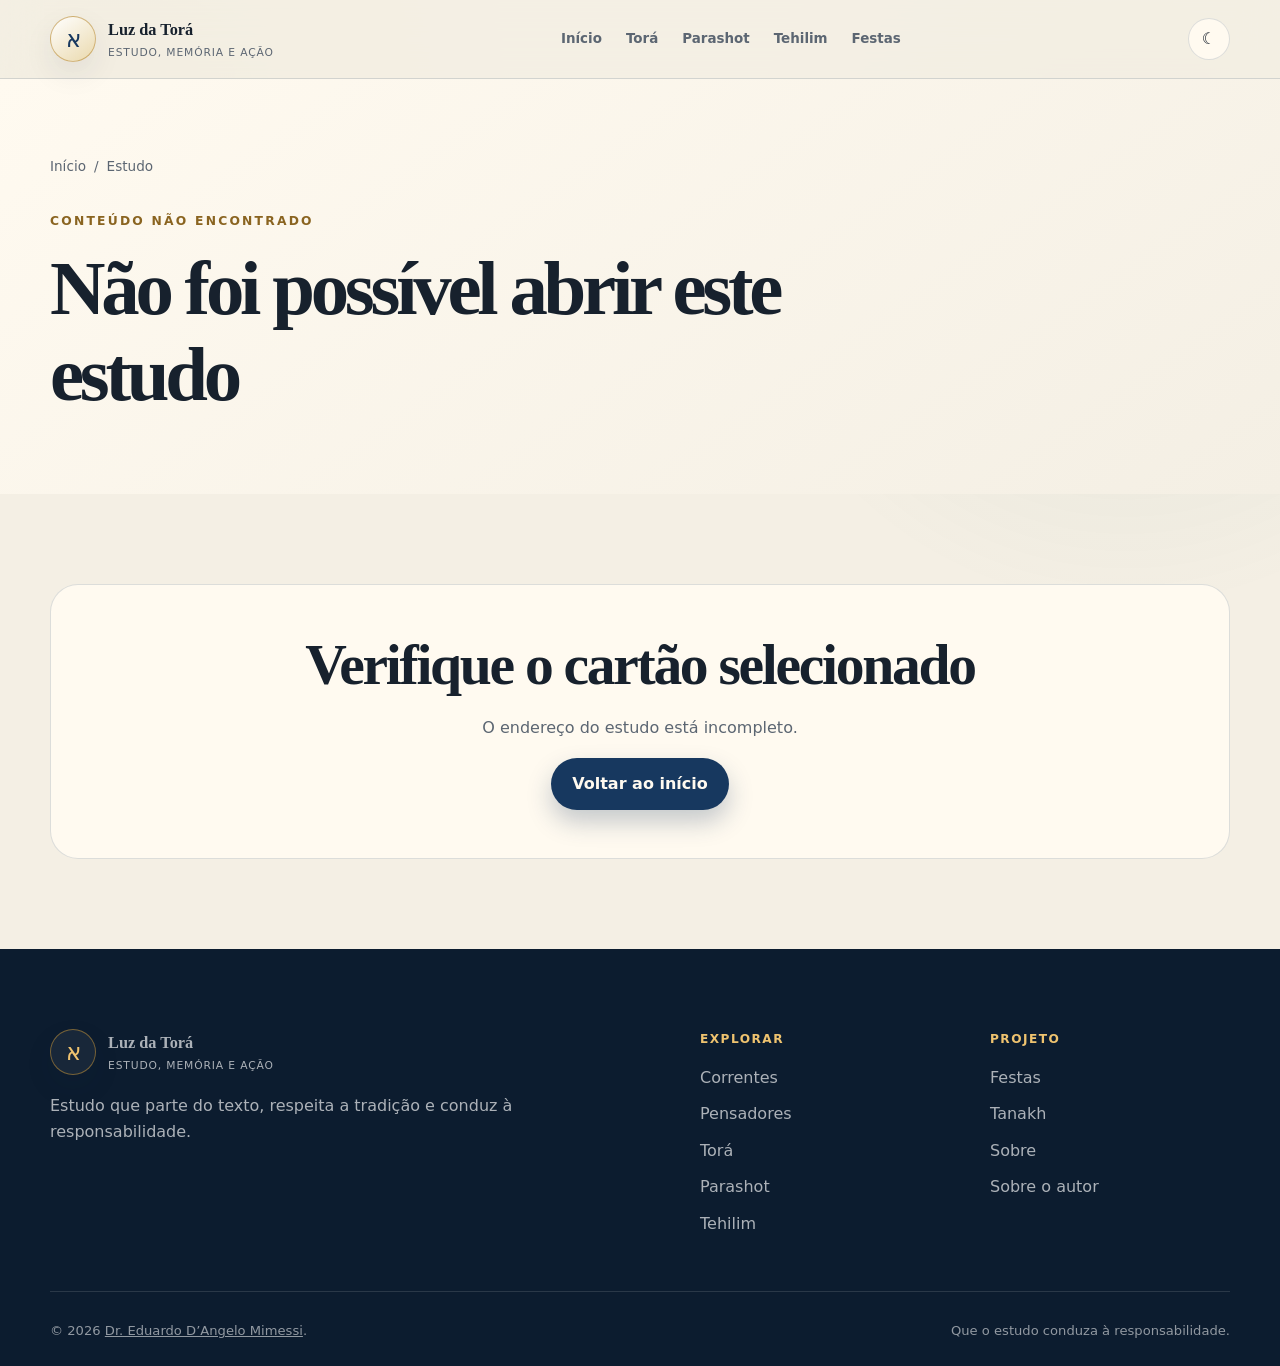
<file: docs/estudo.html>
<!doctype html>
<html lang="pt-BR" data-theme="light">
<head>
  <meta charset="utf-8">
  <meta name="viewport" content="width=device-width,initial-scale=1">
  <meta name="theme-color" content="#17385f">
  <meta name="description" content="Estudo aprofundado no portal Luz da Torá.">
  <meta name="author" content="Dr. Eduardo D’Angelo Mimessi">
  <meta property="og:title" content="Estudo | Luz da Torá">
  <meta property="og:description" content="Contexto, temas, reflexão e prática para aprofundar o estudo judaico.">
  <meta property="og:type" content="article">
  <meta property="og:locale" content="pt_BR">
  <title>Estudo | Luz da Torá</title>
  <link rel="manifest" href="manifest.webmanifest">
  <link rel="icon" href="icon.svg" type="image/svg+xml">
  <link rel="stylesheet" href="styles.css">
  <link rel="stylesheet" href="interactive.css">
  <script defer src="app.js"></script>
  <script defer src="estudo.js"></script>
</head>
<body>
  <a class="skip-link" href="#conteudo">Ir para o conteúdo</a>
  <header class="site-header">
    <div class="header-inner container">
      <a class="brand" href="index.html"><span class="brand-mark" aria-hidden="true">א</span><span><strong>Luz da Torá</strong><small>estudo, memória e ação</small></span></a>
      <button class="menu-button" type="button" aria-controls="main-nav" aria-expanded="false"><span></span><span></span><span></span><span class="sr-only">Abrir menu</span></button>
      <nav class="main-nav" id="main-nav"><a href="index.html">Início</a><a href="tora.html">Torá</a><a href="parashot.html">Parashot</a><a href="tehilim.html">Tehilim</a><a href="festas.html">Festas</a></nav>
      <button class="theme-button" type="button" aria-label="Alternar tema"><span class="theme-icon">☾</span></button>
    </div>
  </header>
  <main class="reader-main" id="conteudo">
    <section class="reader-hero study-detail-hero">
      <div class="container" id="study-hero">
        <p class="eyebrow">Carregando estudo</p>
        <h1>Preparando a leitura…</h1>
      </div>
    </section>
    <section class="reader-section">
      <div class="container" id="study-content" aria-live="polite"></div>
    </section>
  </main>
  <footer class="site-footer"><div class="container footer-grid"><div><a class="brand footer-brand" href="index.html"><span class="brand-mark">א</span><span><strong>Luz da Torá</strong><small>estudo, memória e ação</small></span></a><p>Estudo que parte do texto, respeita a tradição e conduz à responsabilidade.</p></div><nav><strong>Explorar</strong><a href="correntes.html">Correntes</a><a href="pensadores.html">Pensadores</a><a href="tora.html">Torá</a><a href="parashot.html">Parashot</a><a href="tehilim.html">Tehilim</a></nav><nav><strong>Projeto</strong><a href="festas.html">Festas</a><a href="tanakh.html">Tanakh</a><a href="index.html#sobre">Sobre</a><a href="autor.html">Sobre o autor</a></nav></div><div class="container footer-bottom"><p>© <span id="current-year"></span> <a href="autor.html">Dr. Eduardo D’Angelo Mimessi</a>.</p><p>Que o estudo conduza à responsabilidade.</p></div></footer>
</body>
</html>
</file>
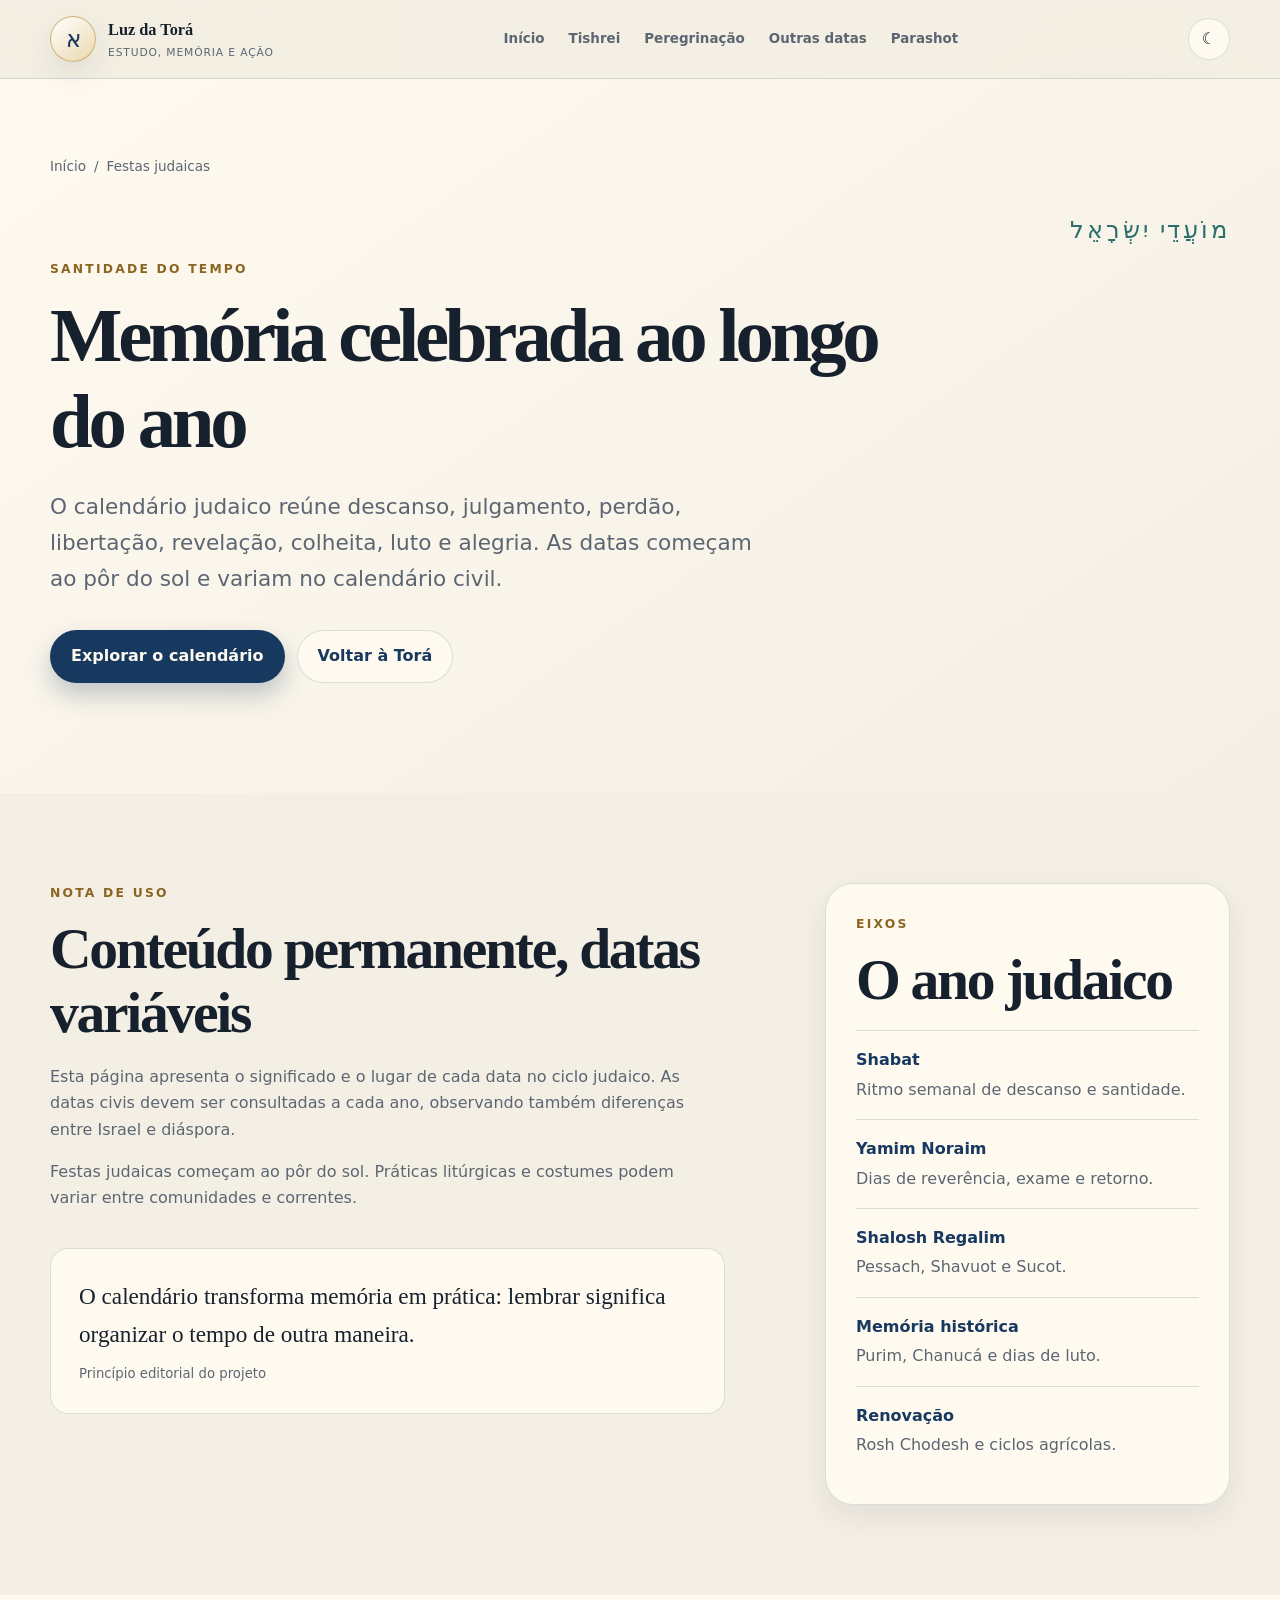
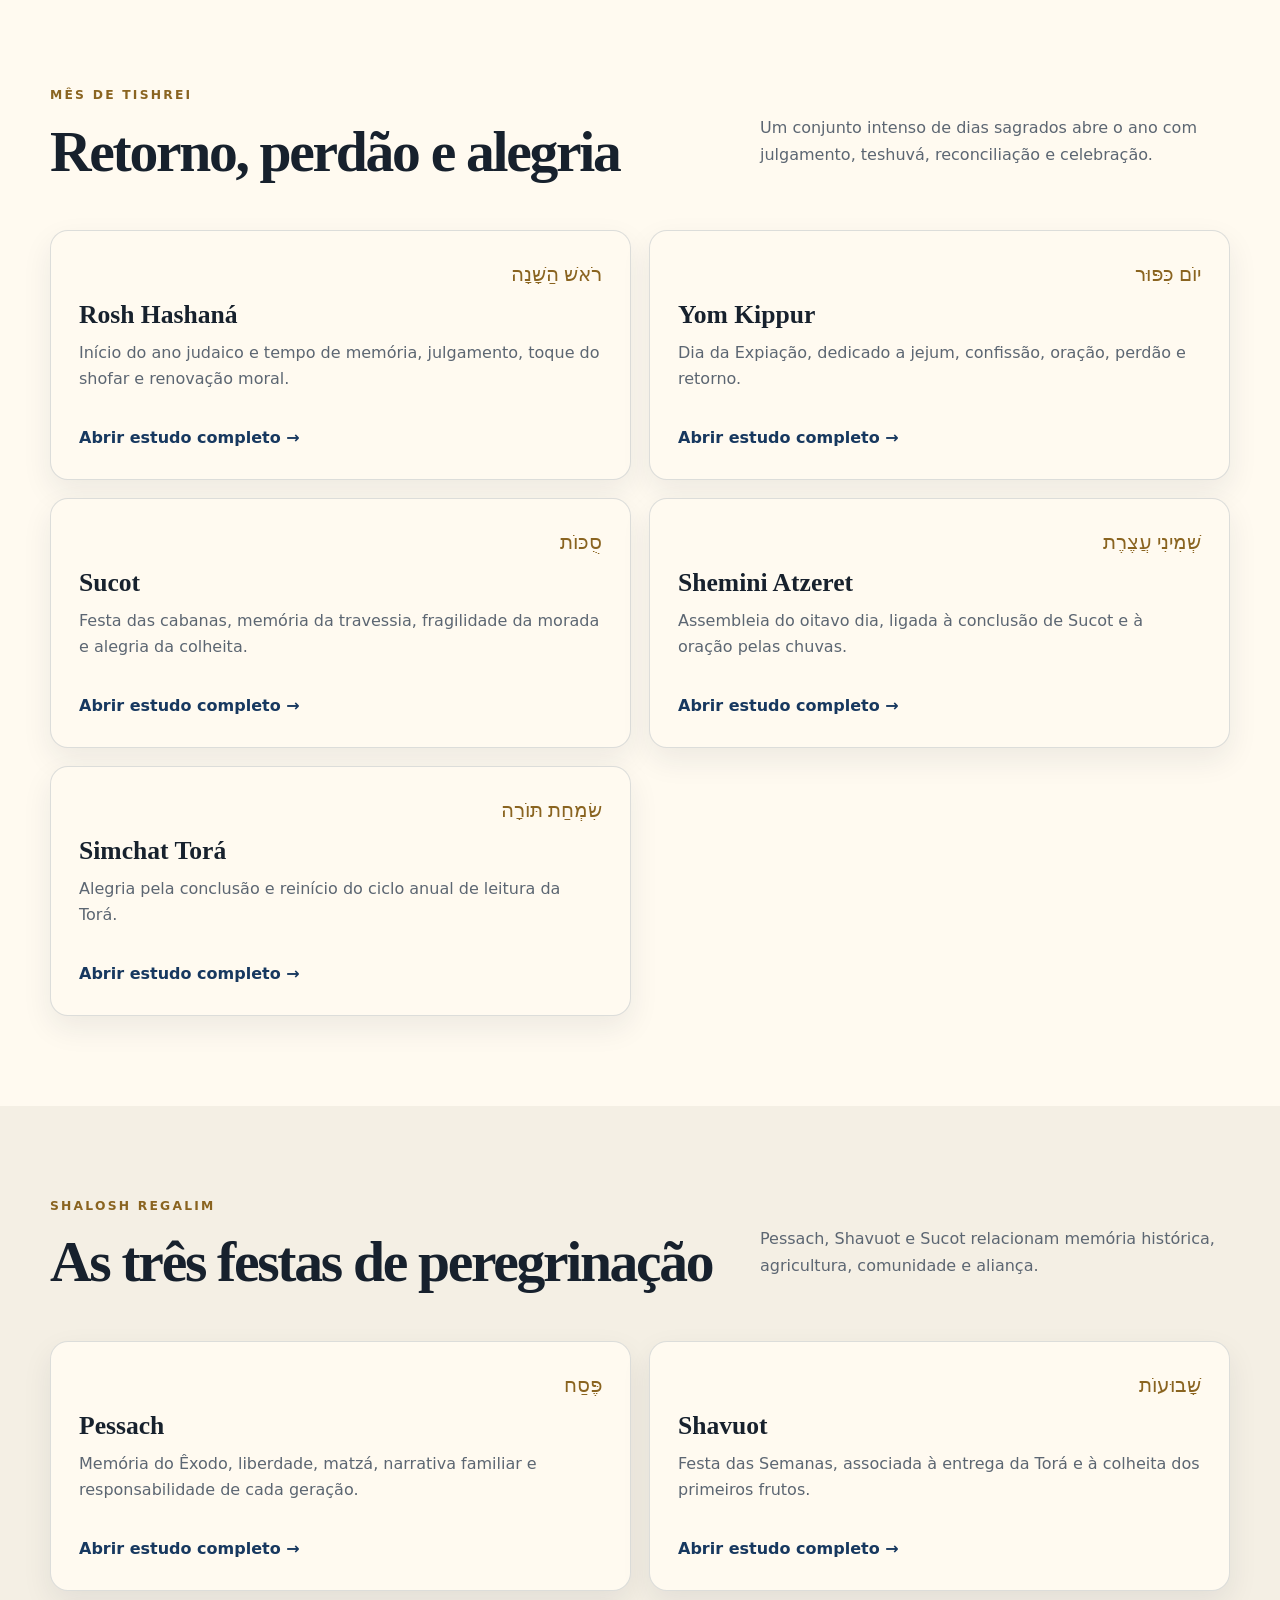
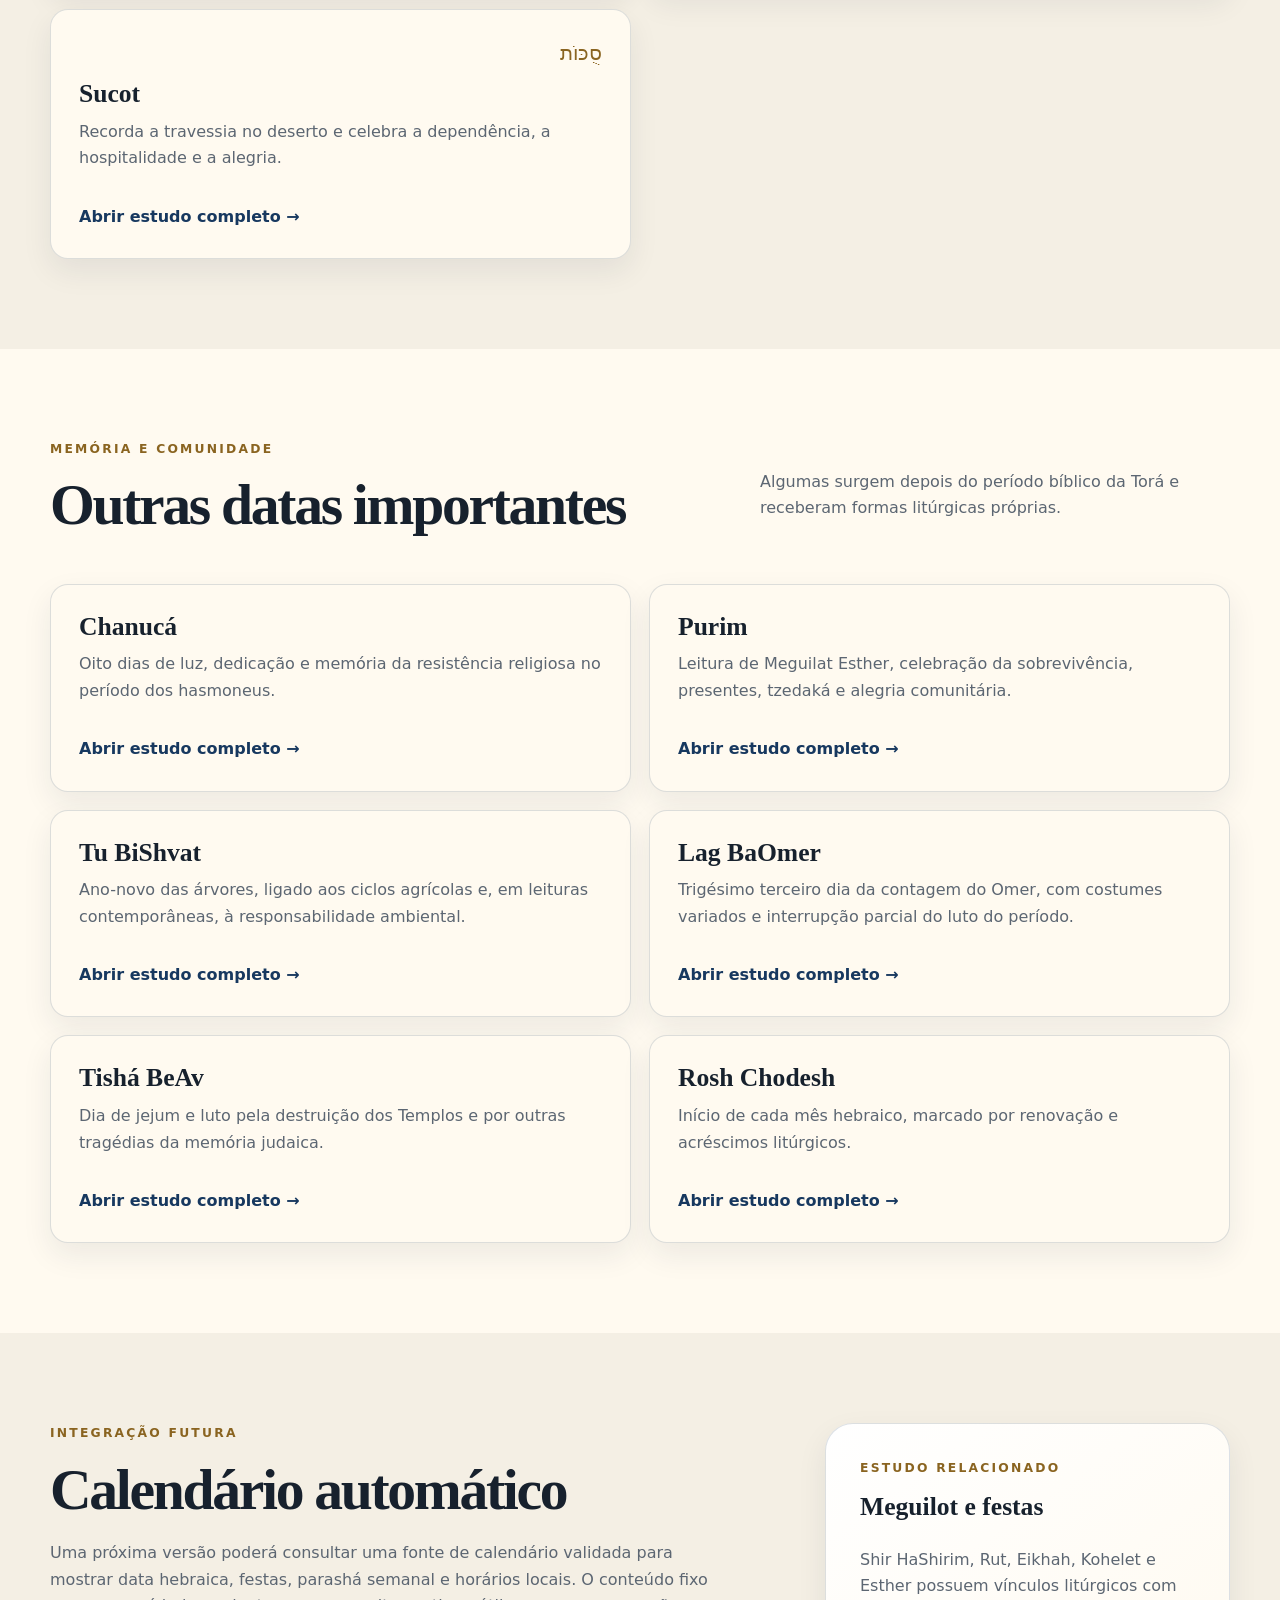
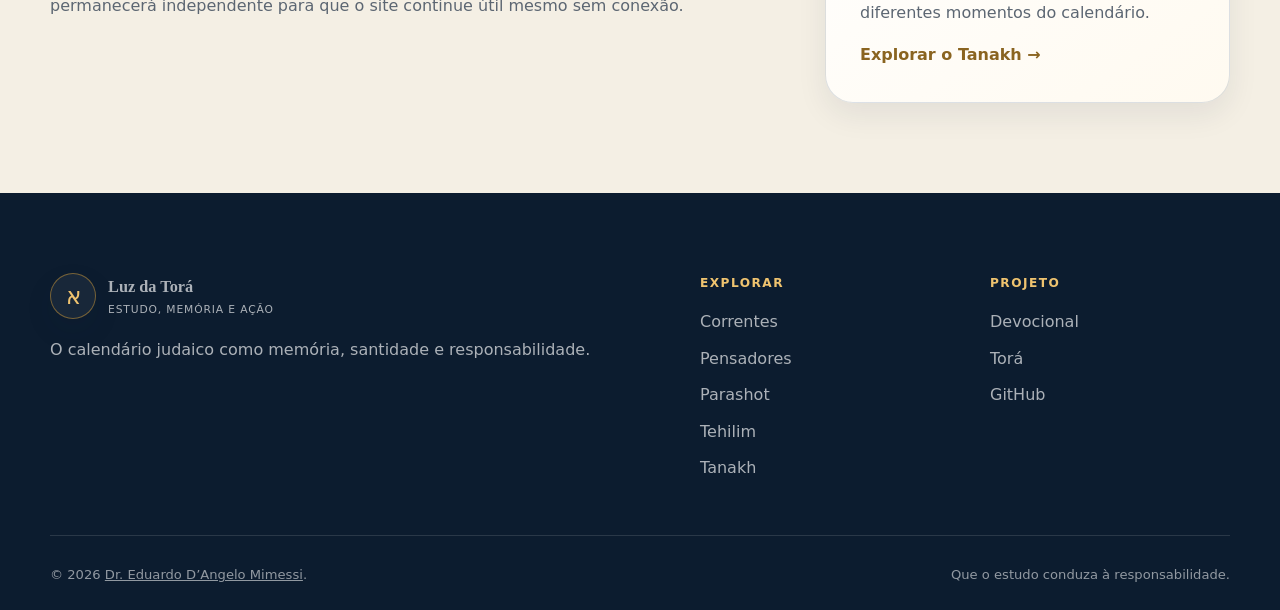
<file: docs/festas.html>
<!doctype html><html lang="pt-BR" data-theme="light"><head><meta charset="utf-8"><meta name="viewport" content="width=device-width,initial-scale=1"><meta name="theme-color" content="#17385f"><meta name="description" content="Introdução às festas, jejuns e ciclos do calendário judaico."><meta name="author" content="Dr. Eduardo D’Angelo Mimessi"><meta property="og:title" content="Festas Judaicas | Luz da Torá"><meta property="og:description" content="Memória, santidade do tempo e responsabilidade no calendário judaico."><meta property="og:type" content="article"><meta property="og:locale" content="pt_BR"><title>Festas Judaicas | Luz da Torá</title><link rel="manifest" href="manifest.webmanifest"><link rel="icon" href="icon.svg" type="image/svg+xml"><link rel="stylesheet" href="styles.css"><script defer src="app.js"></script></head><body><a class="skip-link" href="#conteudo">Ir para o conteúdo</a><header class="site-header"><div class="header-inner container"><a class="brand" href="index.html"><span class="brand-mark">א</span><span><strong>Luz da Torá</strong><small>estudo, memória e ação</small></span></a><button class="menu-button" type="button" aria-controls="main-nav" aria-expanded="false"><span></span><span></span><span></span><span class="sr-only">Abrir menu</span></button><nav class="main-nav" id="main-nav"><a href="index.html">Início</a><a href="#tishrei">Tishrei</a><a href="#peregrinacao">Peregrinação</a><a href="#posteriores">Outras datas</a><a href="parashot.html">Parashot</a></nav><button class="theme-button" type="button" aria-label="Alternar tema"><span class="theme-icon">☾</span></button></div></header><main class="reader-main" id="conteudo"><section class="reader-hero"><div class="container"><nav class="breadcrumbs"><a href="index.html">Início</a><span>/</span><span>Festas judaicas</span></nav><p class="hebrew-kicker" lang="he" dir="rtl">מוֹעֲדֵי יִשְׂרָאֵל</p><p class="eyebrow">Santidade do tempo</p><h1>Memória celebrada ao longo do ano</h1><p class="hero-lead">O calendário judaico reúne descanso, julgamento, perdão, libertação, revelação, colheita, luto e alegria. As datas começam ao pôr do sol e variam no calendário civil.</p><div class="reader-actions"><a class="button button-primary" href="#tishrei">Explorar o calendário</a><a class="button button-secondary" href="tora.html">Voltar à Torá</a></div></div></section><section class="reader-section"><div class="container reader-intro-grid"><div class="reader-prose"><p class="eyebrow">Nota de uso</p><h2>Conteúdo permanente, datas variáveis</h2><p>Esta página apresenta o significado e o lugar de cada data no ciclo judaico. As datas civis devem ser consultadas a cada ano, observando também diferenças entre Israel e diáspora.</p><p>Festas judaicas começam ao pôr do sol. Práticas litúrgicas e costumes podem variar entre comunidades e correntes.</p><div class="quote-panel"><blockquote>O calendário transforma memória em prática: lembrar significa organizar o tempo de outra maneira.</blockquote><p>Princípio editorial do projeto</p></div></div><aside class="fact-panel"><p class="eyebrow">Eixos</p><h2>O ano judaico</h2><dl class="fact-list"><div><dt>Shabat</dt><dd>Ritmo semanal de descanso e santidade.</dd></div><div><dt>Yamim Noraim</dt><dd>Dias de reverência, exame e retorno.</dd></div><div><dt>Shalosh Regalim</dt><dd>Pessach, Shavuot e Sucot.</dd></div><div><dt>Memória histórica</dt><dd>Purim, Chanucá e dias de luto.</dd></div><div><dt>Renovação</dt><dd>Rosh Chodesh e ciclos agrícolas.</dd></div></dl></aside></div></section><section class="reader-section alt" id="tishrei"><div class="container"><div class="section-heading"><div><p class="eyebrow">Mês de Tishrei</p><h2>Retorno, perdão e alegria</h2></div><p class="section-intro">Um conjunto intenso de dias sagrados abre o ano com julgamento, teshuvá, reconciliação e celebração.</p></div><div class="content-grid"><article class="content-card"><p class="hebrew" lang="he" dir="rtl">רֹאשׁ הַשָּׁנָה</p><h3>Rosh Hashaná</h3><p>Início do ano judaico e tempo de memória, julgamento, toque do shofar e renovação moral.</p></article><article class="content-card"><p class="hebrew" lang="he" dir="rtl">יוֹם כִּפּוּר</p><h3>Yom Kippur</h3><p>Dia da Expiação, dedicado a jejum, confissão, oração, perdão e retorno.</p></article><article class="content-card"><p class="hebrew" lang="he" dir="rtl">סֻכּוֹת</p><h3>Sucot</h3><p>Festa das cabanas, memória da travessia, fragilidade da morada e alegria da colheita.</p></article><article class="content-card"><p class="hebrew" lang="he" dir="rtl">שְׁמִינִי עֲצֶרֶת</p><h3>Shemini Atzeret</h3><p>Assembleia do oitavo dia, ligada à conclusão de Sucot e à oração pelas chuvas.</p></article><article class="content-card"><p class="hebrew" lang="he" dir="rtl">שִׂמְחַת תּוֹרָה</p><h3>Simchat Torá</h3><p>Alegria pela conclusão e reinício do ciclo anual de leitura da Torá.</p></article></div></div></section><section class="reader-section" id="peregrinacao"><div class="container"><div class="section-heading"><div><p class="eyebrow">Shalosh Regalim</p><h2>As três festas de peregrinação</h2></div><p class="section-intro">Pessach, Shavuot e Sucot relacionam memória histórica, agricultura, comunidade e aliança.</p></div><div class="content-grid"><article class="content-card"><p class="hebrew" lang="he" dir="rtl">פֶּסַח</p><h3>Pessach</h3><p>Memória do Êxodo, liberdade, matzá, narrativa familiar e responsabilidade de cada geração.</p></article><article class="content-card"><p class="hebrew" lang="he" dir="rtl">שָׁבוּעוֹת</p><h3>Shavuot</h3><p>Festa das Semanas, associada à entrega da Torá e à colheita dos primeiros frutos.</p></article><article class="content-card"><p class="hebrew" lang="he" dir="rtl">סֻכּוֹת</p><h3>Sucot</h3><p>Recorda a travessia no deserto e celebra a dependência, a hospitalidade e a alegria.</p></article></div></div></section><section class="reader-section alt" id="posteriores"><div class="container"><div class="section-heading"><div><p class="eyebrow">Memória e comunidade</p><h2>Outras datas importantes</h2></div><p class="section-intro">Algumas surgem depois do período bíblico da Torá e receberam formas litúrgicas próprias.</p></div><div class="content-grid"><article class="content-card"><h3>Chanucá</h3><p>Oito dias de luz, dedicação e memória da resistência religiosa no período dos hasmoneus.</p></article><article class="content-card"><h3>Purim</h3><p>Leitura de Meguilat Esther, celebração da sobrevivência, presentes, tzedaká e alegria comunitária.</p></article><article class="content-card"><h3>Tu BiShvat</h3><p>Ano-novo das árvores, ligado aos ciclos agrícolas e, em leituras contemporâneas, à responsabilidade ambiental.</p></article><article class="content-card"><h3>Lag BaOmer</h3><p>Trigésimo terceiro dia da contagem do Omer, com costumes variados e interrupção parcial do luto do período.</p></article><article class="content-card"><h3>Tishá BeAv</h3><p>Dia de jejum e luto pela destruição dos Templos e por outras tragédias da memória judaica.</p></article><article class="content-card"><h3>Rosh Chodesh</h3><p>Início de cada mês hebraico, marcado por renovação e acréscimos litúrgicos.</p></article></div></div></section><section class="reader-section"><div class="container reader-intro-grid"><div class="reader-prose"><p class="eyebrow">Integração futura</p><h2>Calendário automático</h2><p>Uma próxima versão poderá consultar uma fonte de calendário validada para mostrar data hebraica, festas, parashá semanal e horários locais. O conteúdo fixo permanecerá independente para que o site continue útil mesmo sem conexão.</p></div><aside class="study-card"><p class="eyebrow">Estudo relacionado</p><h3>Meguilot e festas</h3><p>Shir HaShirim, Rut, Eikhah, Kohelet e Esther possuem vínculos litúrgicos com diferentes momentos do calendário.</p><a class="text-link" href="tanakh.html">Explorar o Tanakh →</a></aside></div></section></main><footer class="site-footer"><div class="container footer-grid"><div><a class="brand footer-brand" href="index.html"><span class="brand-mark">א</span><span><strong>Luz da Torá</strong><small>estudo, memória e ação</small></span></a><p>O calendário judaico como memória, santidade e responsabilidade.</p></div><nav><strong>Explorar</strong><a href="correntes.html">Correntes</a><a href="pensadores.html">Pensadores</a><a href="parashot.html">Parashot</a><a href="tehilim.html">Tehilim</a><a href="tanakh.html">Tanakh</a></nav><nav><strong>Projeto</strong><a href="index.html#devocional">Devocional</a><a href="tora.html">Torá</a><a href="https://github.com/edumimessi/luzdatora">GitHub</a></nav></div><div class="container footer-bottom"><p>© <span id="current-year"></span> <a href="autor.html">Dr. Eduardo D’Angelo Mimessi</a>.</p><p>Que o estudo conduza à responsabilidade.</p></div></footer></body></html>
</file>
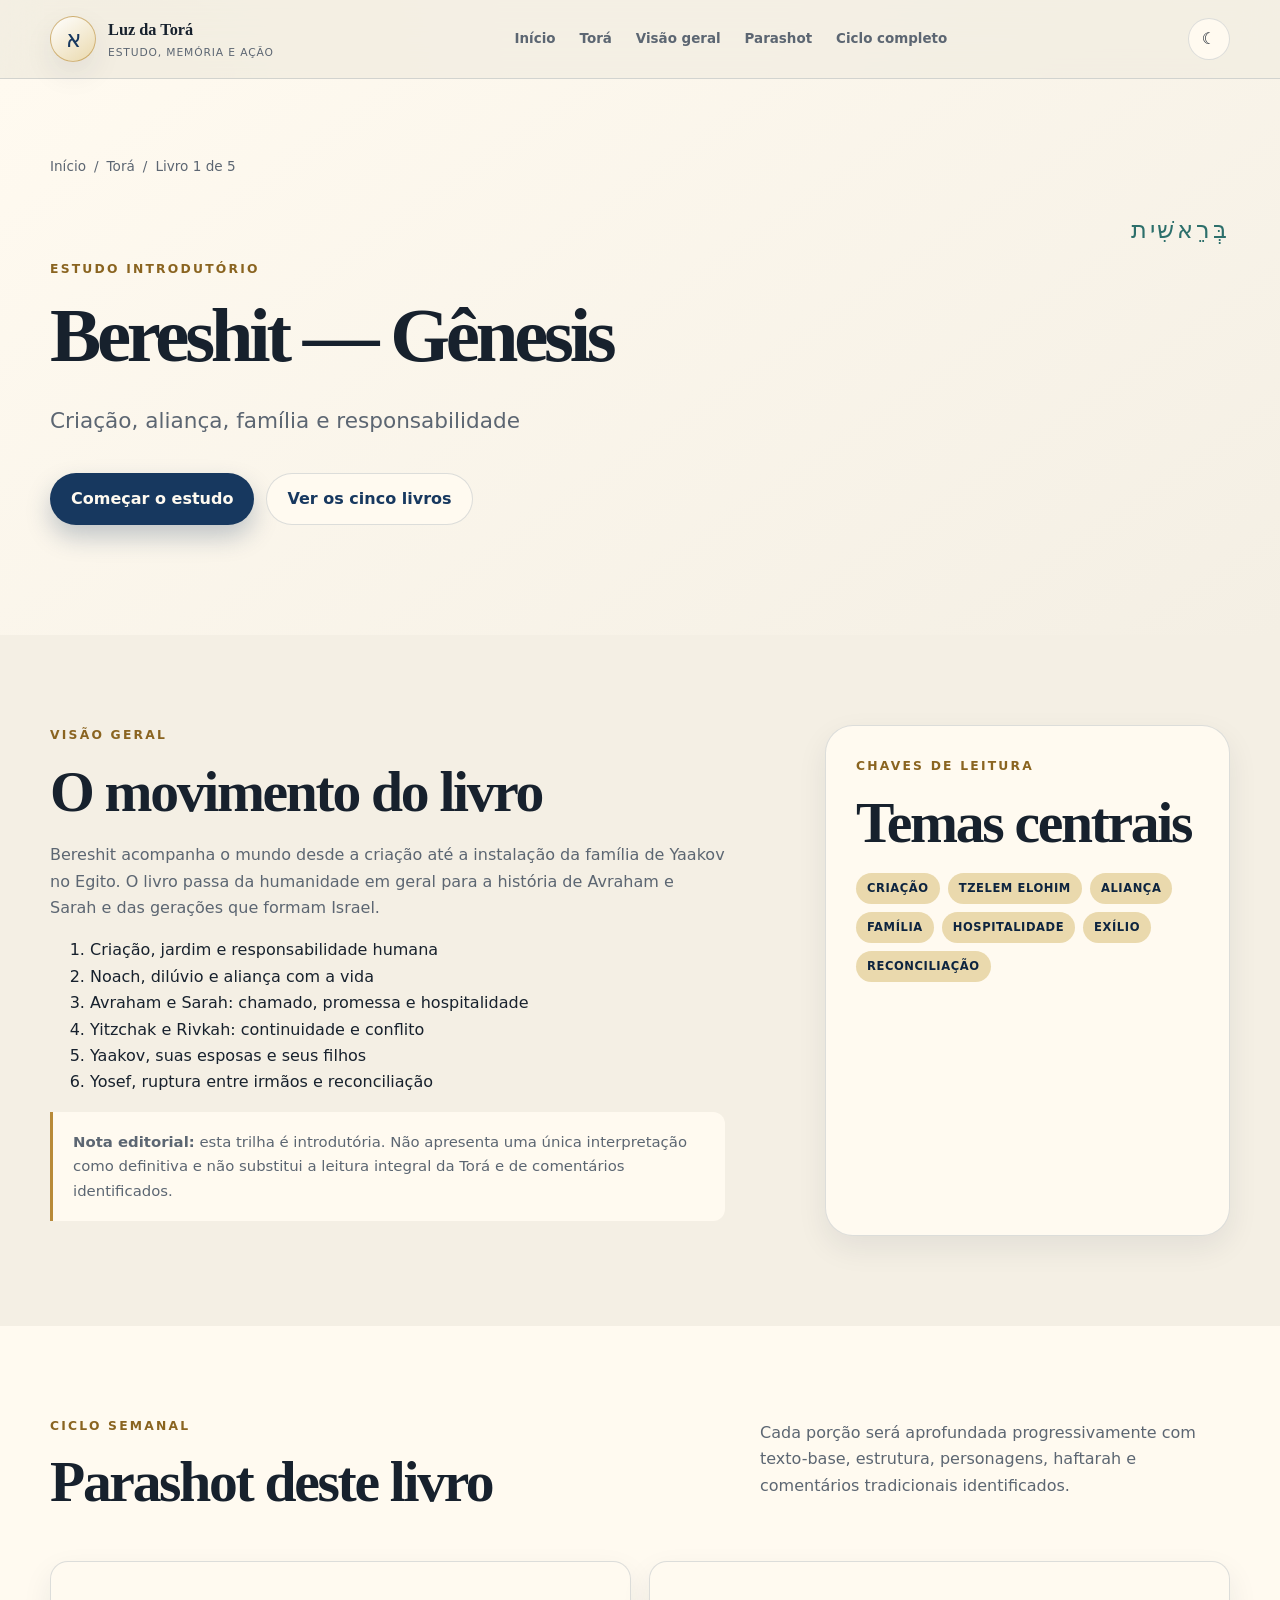
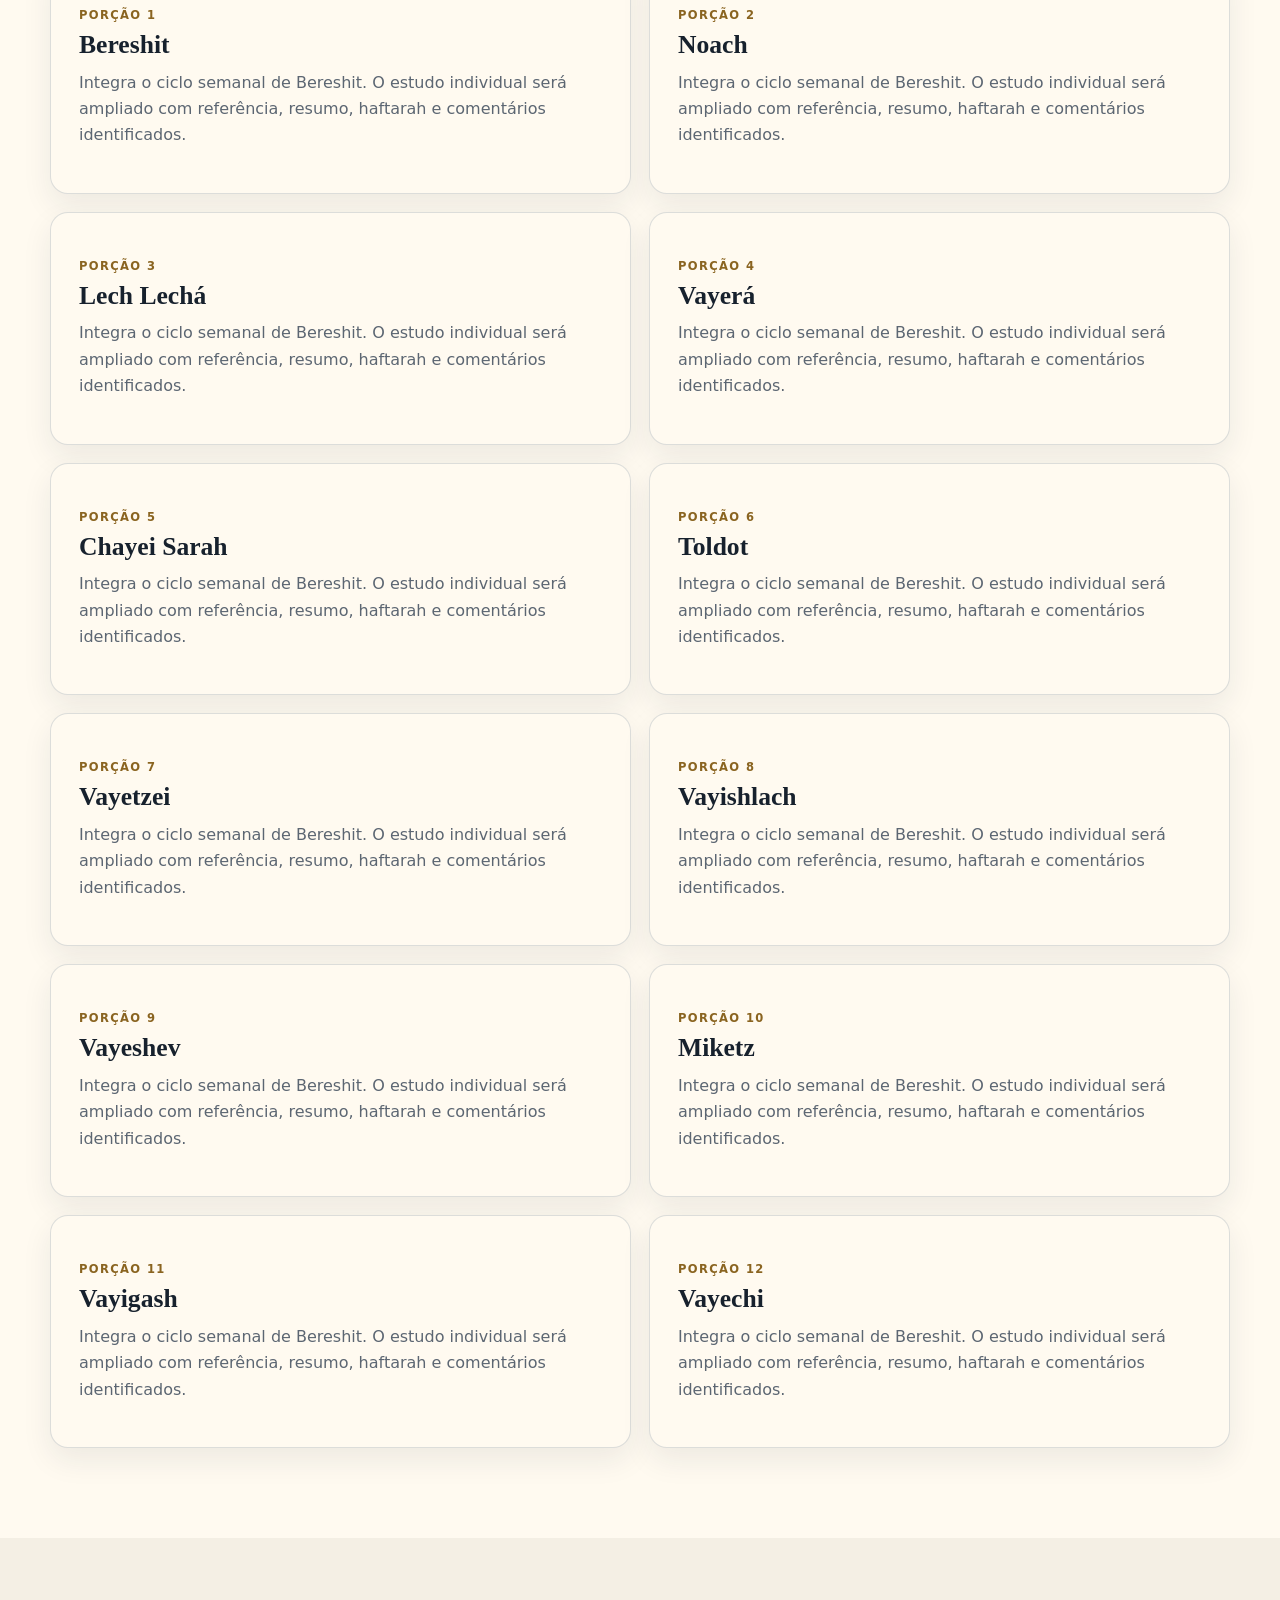
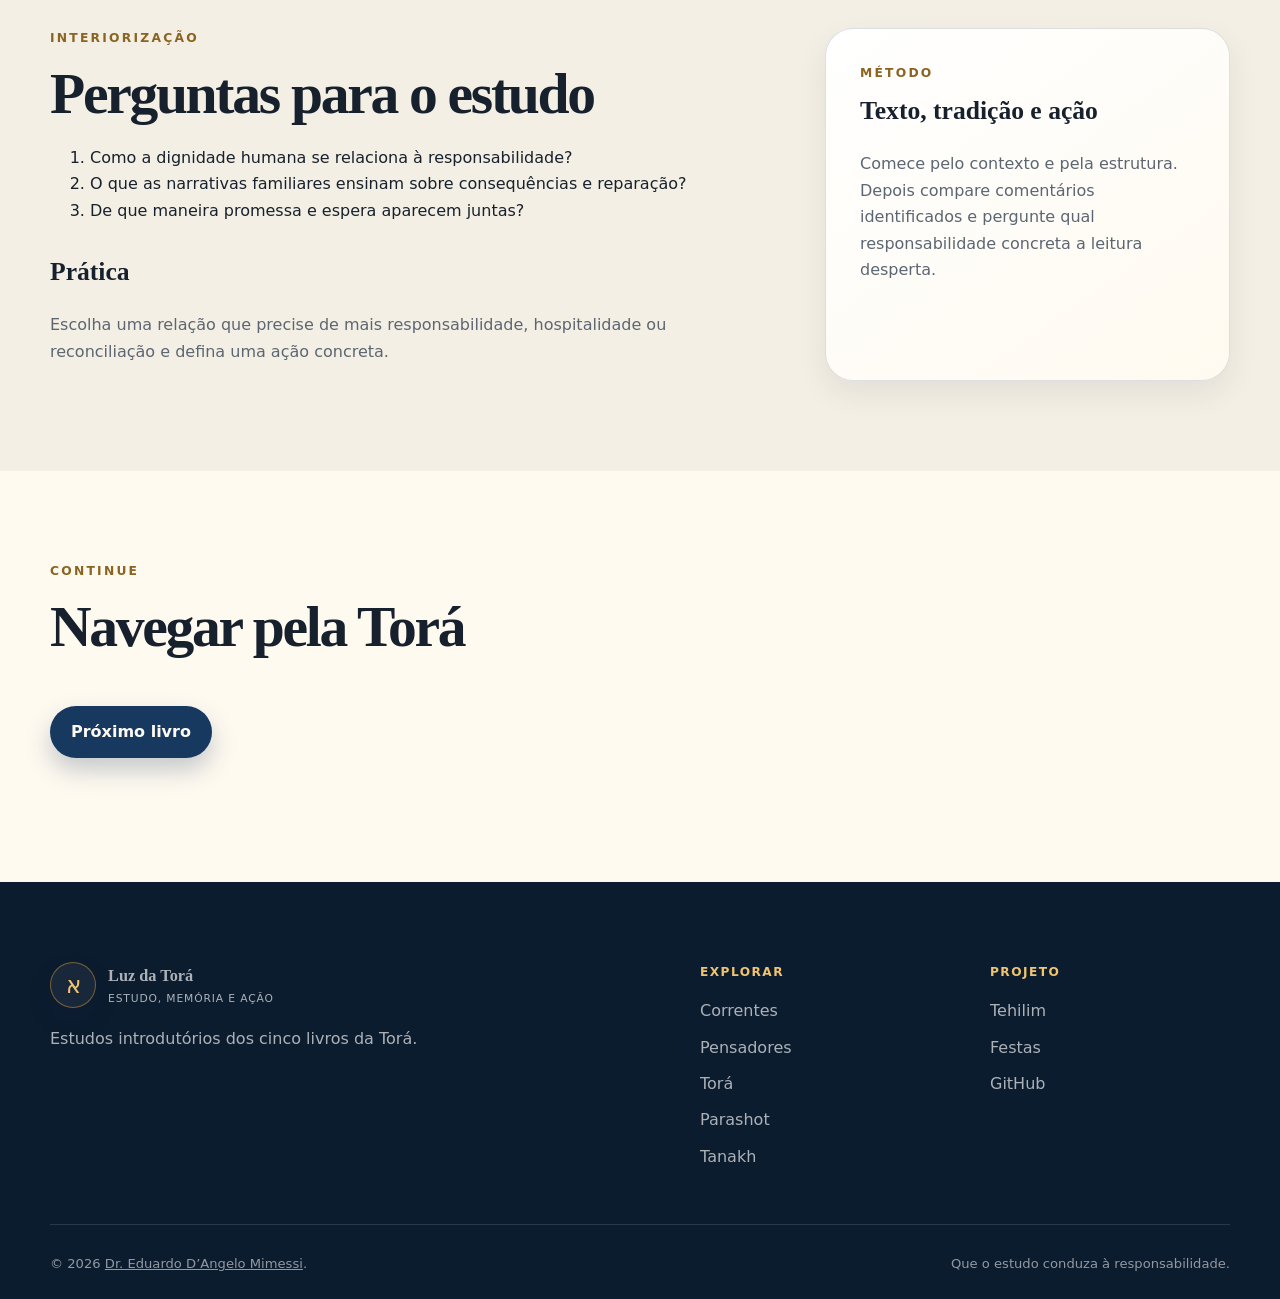
<file: docs/livro.html>
<!doctype html><html lang="pt-BR" data-theme="light"><head><meta charset="utf-8"><meta name="viewport" content="width=device-width,initial-scale=1"><meta name="theme-color" content="#17385f"><meta name="description" content="Estudo introdutório de um dos cinco livros da Torá."><meta name="author" content="Dr. Eduardo D’Angelo Mimessi"><meta property="og:title" content="Livro da Torá | Luz da Torá"><meta property="og:description" content="Contexto, temas, parashot, perguntas e prática."><meta property="og:type" content="article"><meta property="og:locale" content="pt_BR"><title>Livro da Torá | Luz da Torá</title><link rel="manifest" href="manifest.webmanifest"><link rel="icon" href="icon.svg" type="image/svg+xml"><link rel="stylesheet" href="styles.css"><script defer src="app.js"></script><script defer src="livros.js"></script><script defer src="livro.js"></script></head><body><a class="skip-link" href="#conteudo">Ir para o conteúdo</a><header class="site-header"><div class="header-inner container"><a class="brand" href="index.html"><span class="brand-mark">א</span><span><strong>Luz da Torá</strong><small>estudo, memória e ação</small></span></a><button class="menu-button" type="button" aria-controls="main-nav" aria-expanded="false"><span></span><span></span><span></span><span class="sr-only">Abrir menu</span></button><nav class="main-nav" id="main-nav"><a href="index.html">Início</a><a href="tora.html">Torá</a><a href="#visao">Visão geral</a><a href="#parashot">Parashot</a><a href="parashot.html">Ciclo completo</a></nav><button class="theme-button" type="button" aria-label="Alternar tema"><span class="theme-icon">☾</span></button></div></header><main class="reader-main" id="conteudo"><section class="reader-hero"><div class="container"><nav class="breadcrumbs"><a href="index.html">Início</a><span>/</span><a href="tora.html">Torá</a><span>/</span><span id="book-number">Livro</span></nav><p class="hebrew-kicker" id="book-hebrew" lang="he" dir="rtl">תּוֹרָה</p><p class="eyebrow">Estudo introdutório</p><h1 id="book-title">Livro da Torá</h1><p class="hero-lead" id="book-subtitle"></p><div class="reader-actions"><a class="button button-primary" href="#visao">Começar o estudo</a><a class="button button-secondary" href="tora.html">Ver os cinco livros</a></div></div></section><section class="reader-section" id="visao"><div class="container reader-intro-grid"><div class="reader-prose"><p class="eyebrow">Visão geral</p><h2>O movimento do livro</h2><p id="book-overview"></p><ol id="book-movement"></ol><p class="notice"><strong>Nota editorial:</strong> esta trilha é introdutória. Não apresenta uma única interpretação como definitiva e não substitui a leitura integral da Torá e de comentários identificados.</p></div><aside class="fact-panel"><p class="eyebrow">Chaves de leitura</p><h2>Temas centrais</h2><div id="book-themes" style="display:flex;gap:.5rem;flex-wrap:wrap"></div></aside></div></section><section class="reader-section alt" id="parashot"><div class="container"><div class="section-heading"><div><p class="eyebrow">Ciclo semanal</p><h2>Parashot deste livro</h2></div><p class="section-intro">Cada porção será aprofundada progressivamente com texto-base, estrutura, personagens, haftarah e comentários tradicionais identificados.</p></div><div class="content-grid" id="book-parashot"></div></div></section><section class="reader-section"><div class="container reader-intro-grid"><div class="reader-prose"><p class="eyebrow">Interiorização</p><h2>Perguntas para o estudo</h2><ol id="book-questions"></ol><h3>Prática</h3><p id="book-practice"></p></div><aside class="study-card"><p class="eyebrow">Método</p><h3>Texto, tradição e ação</h3><p>Comece pelo contexto e pela estrutura. Depois compare comentários identificados e pergunte qual responsabilidade concreta a leitura desperta.</p></aside></div></section><section class="reader-section alt"><div class="container"><div class="section-heading"><div><p class="eyebrow">Continue</p><h2>Navegar pela Torá</h2></div></div><div class="reader-actions"><a class="button button-secondary" id="previous-book" href="tora.html">Livro anterior</a><a class="button button-primary" id="next-book" href="tora.html">Próximo livro</a></div></div></section></main><footer class="site-footer"><div class="container footer-grid"><div><a class="brand footer-brand" href="index.html"><span class="brand-mark">א</span><span><strong>Luz da Torá</strong><small>estudo, memória e ação</small></span></a><p>Estudos introdutórios dos cinco livros da Torá.</p></div><nav><strong>Explorar</strong><a href="correntes.html">Correntes</a><a href="pensadores.html">Pensadores</a><a href="tora.html">Torá</a><a href="parashot.html">Parashot</a><a href="tanakh.html">Tanakh</a></nav><nav><strong>Projeto</strong><a href="tehilim.html">Tehilim</a><a href="festas.html">Festas</a><a href="https://github.com/edumimessi/luzdatora">GitHub</a></nav></div><div class="container footer-bottom"><p>© <span id="current-year"></span> <a href="autor.html">Dr. Eduardo D’Angelo Mimessi</a>.</p><p>Que o estudo conduza à responsabilidade.</p></div></footer></body></html>
</file>
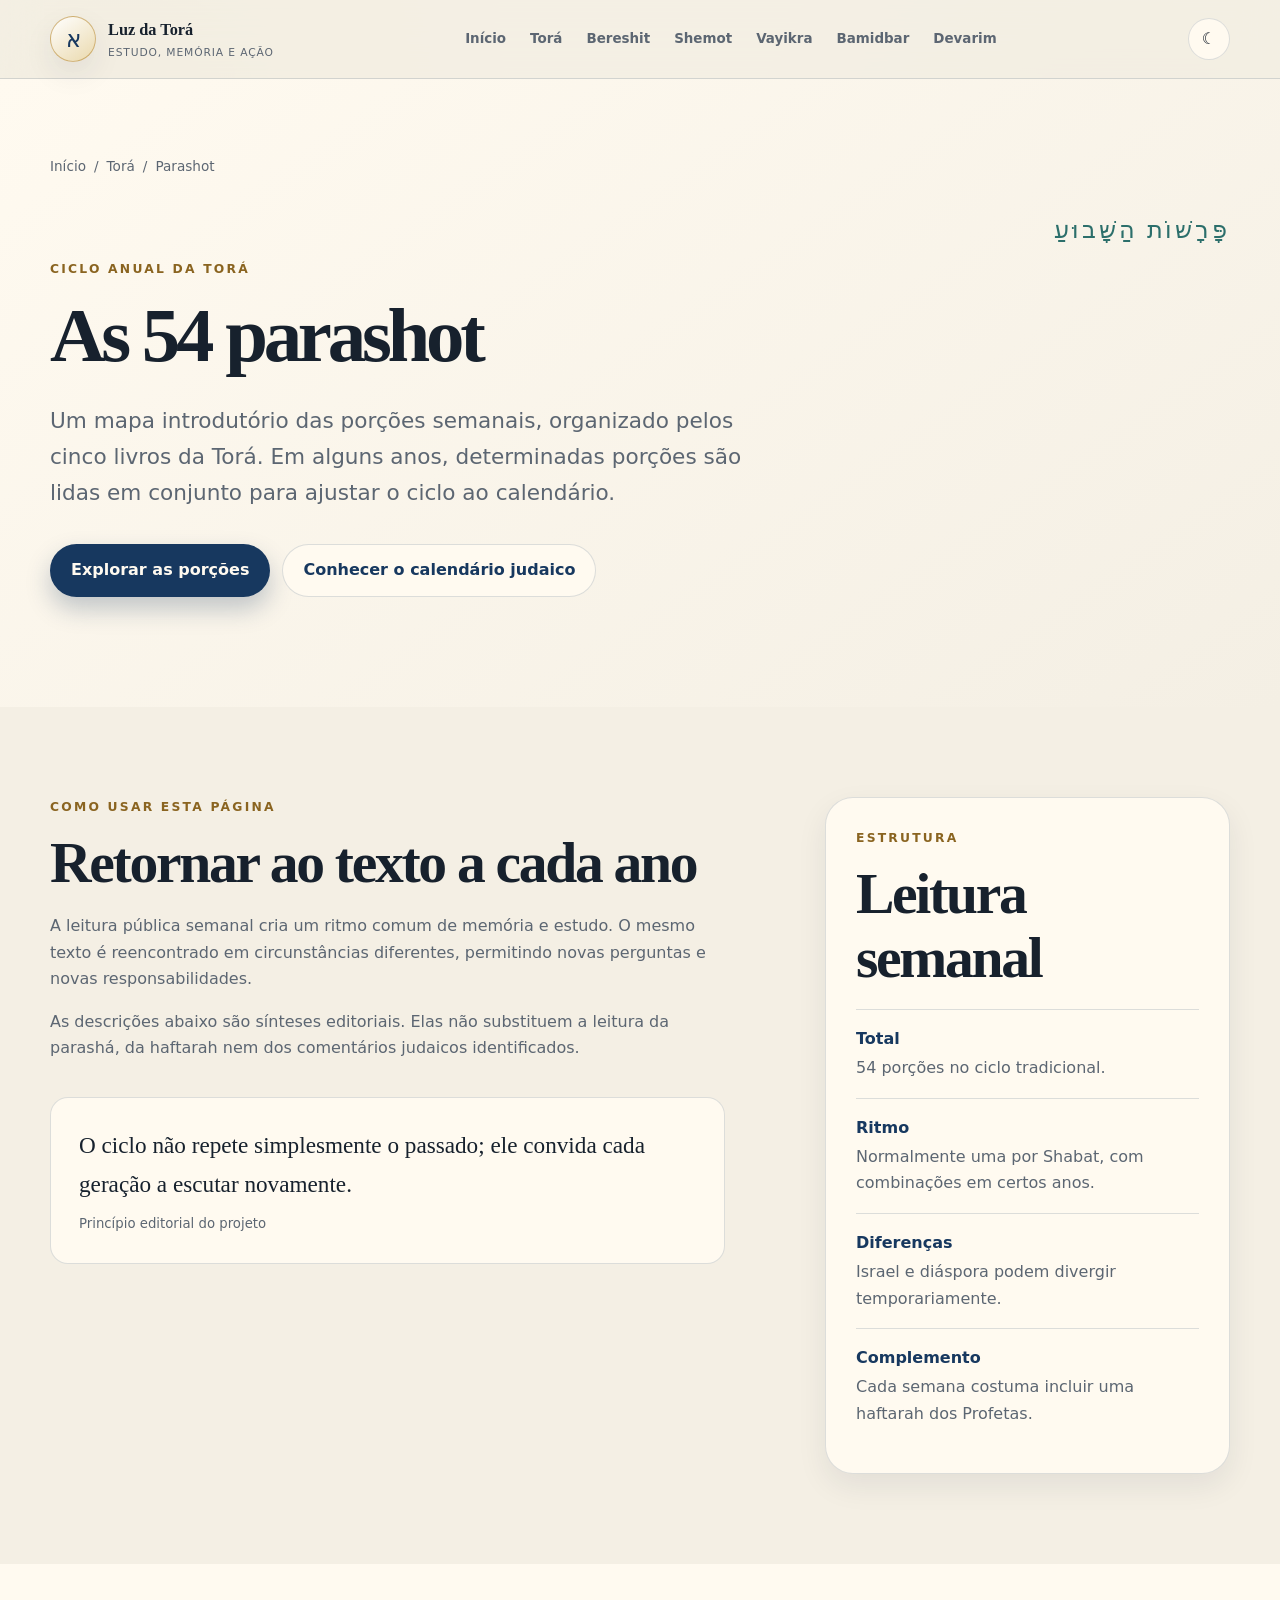
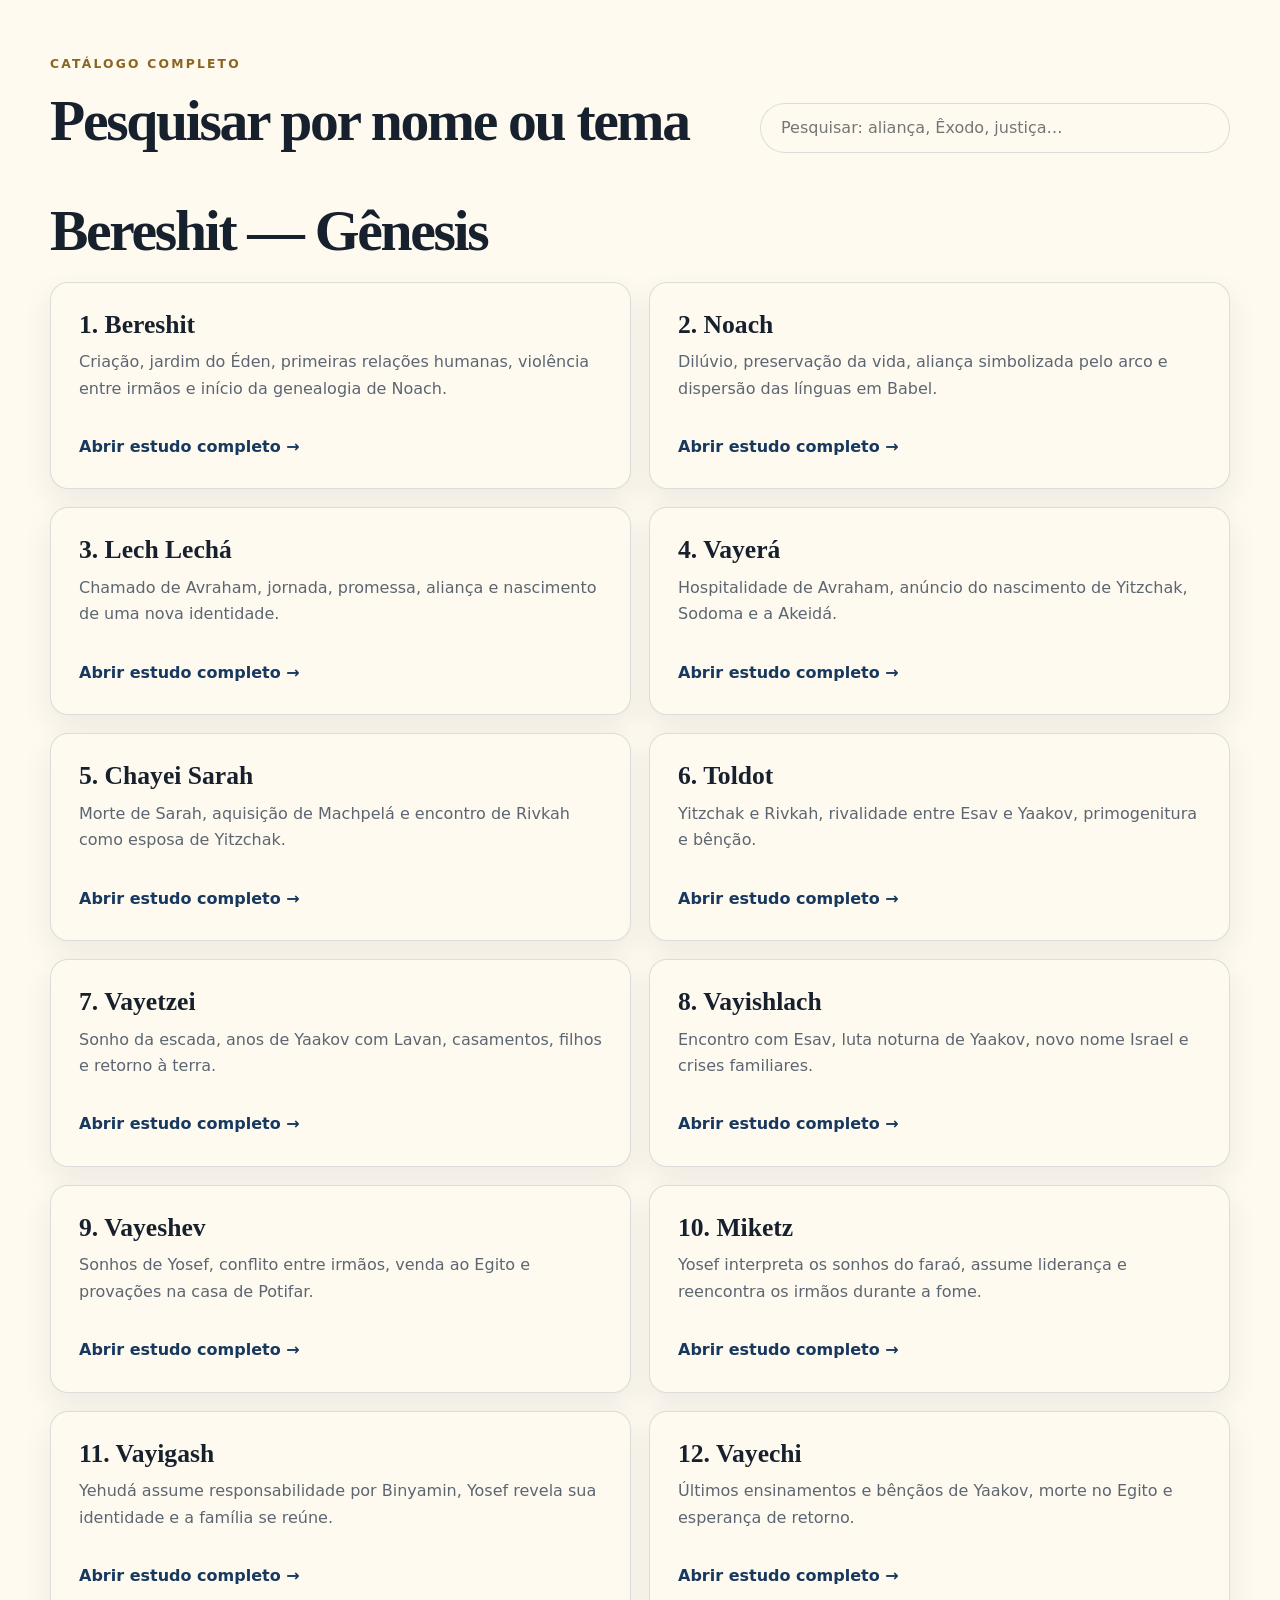
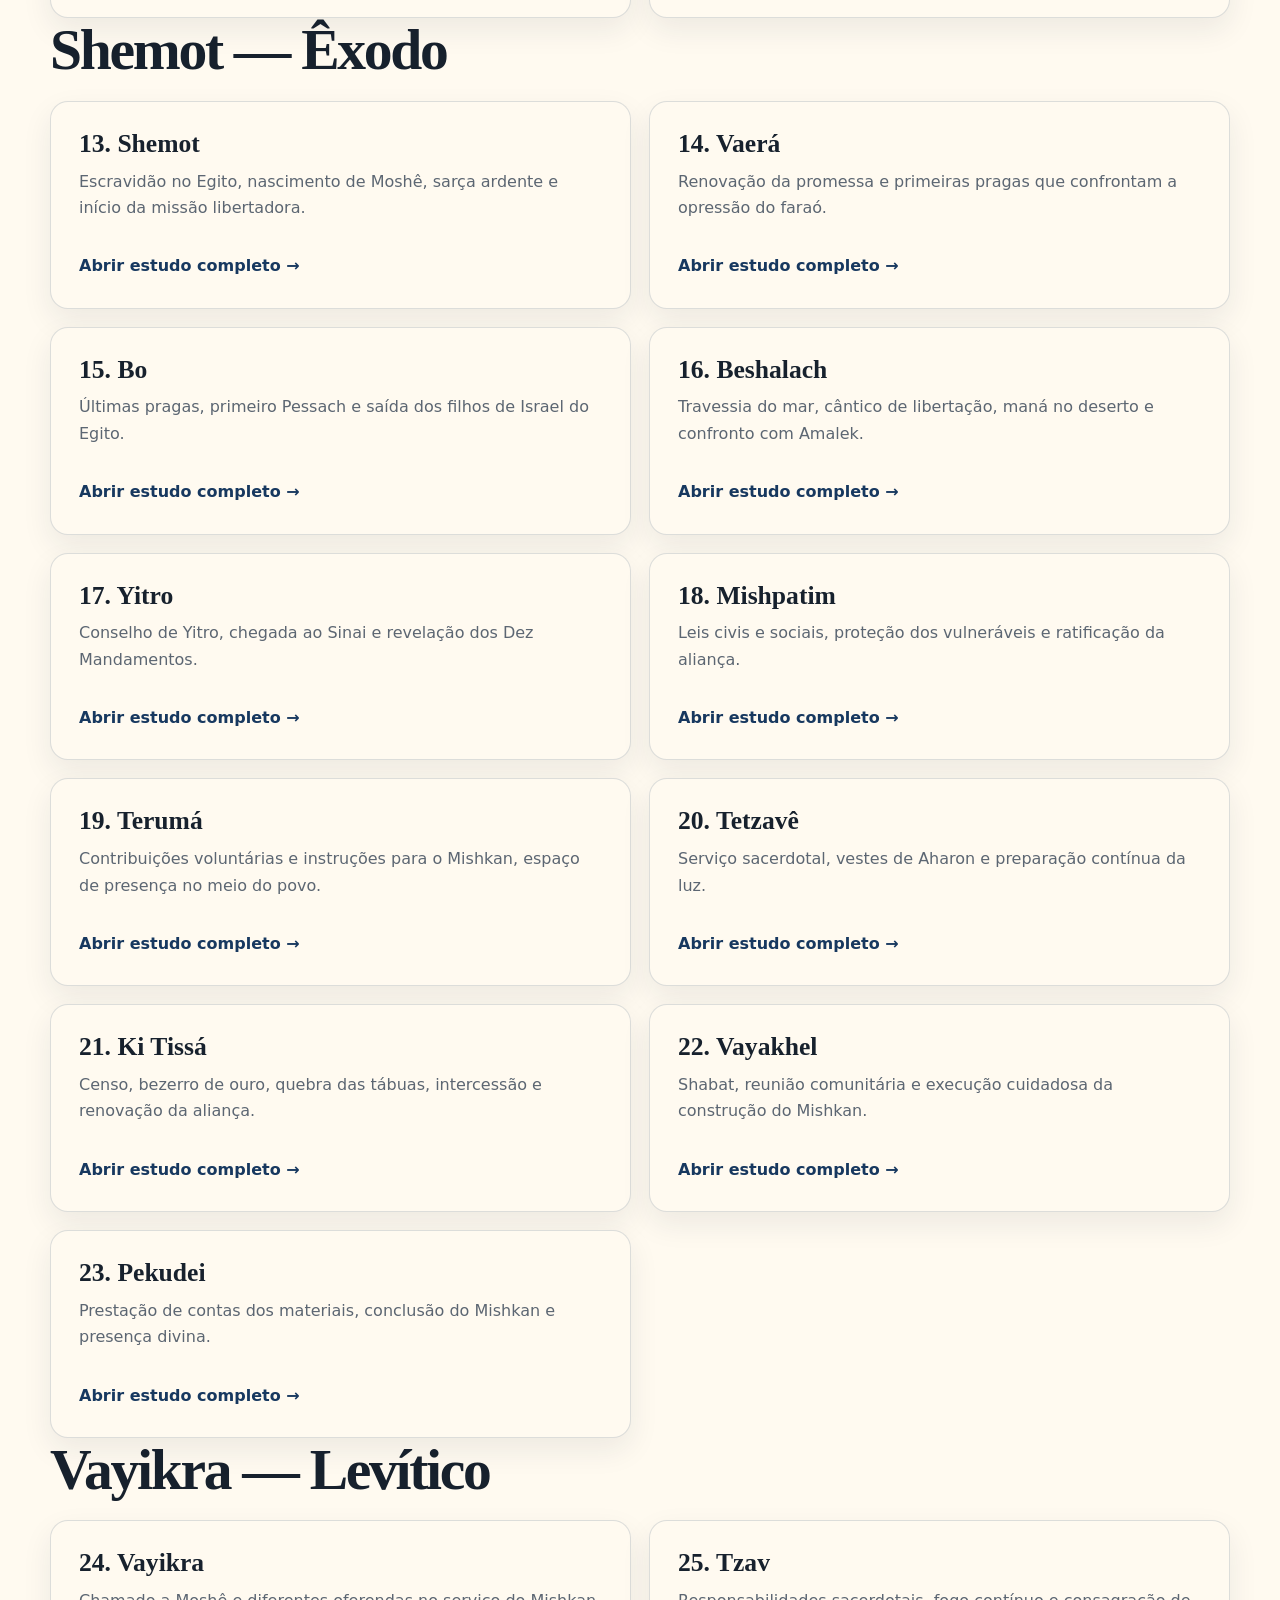
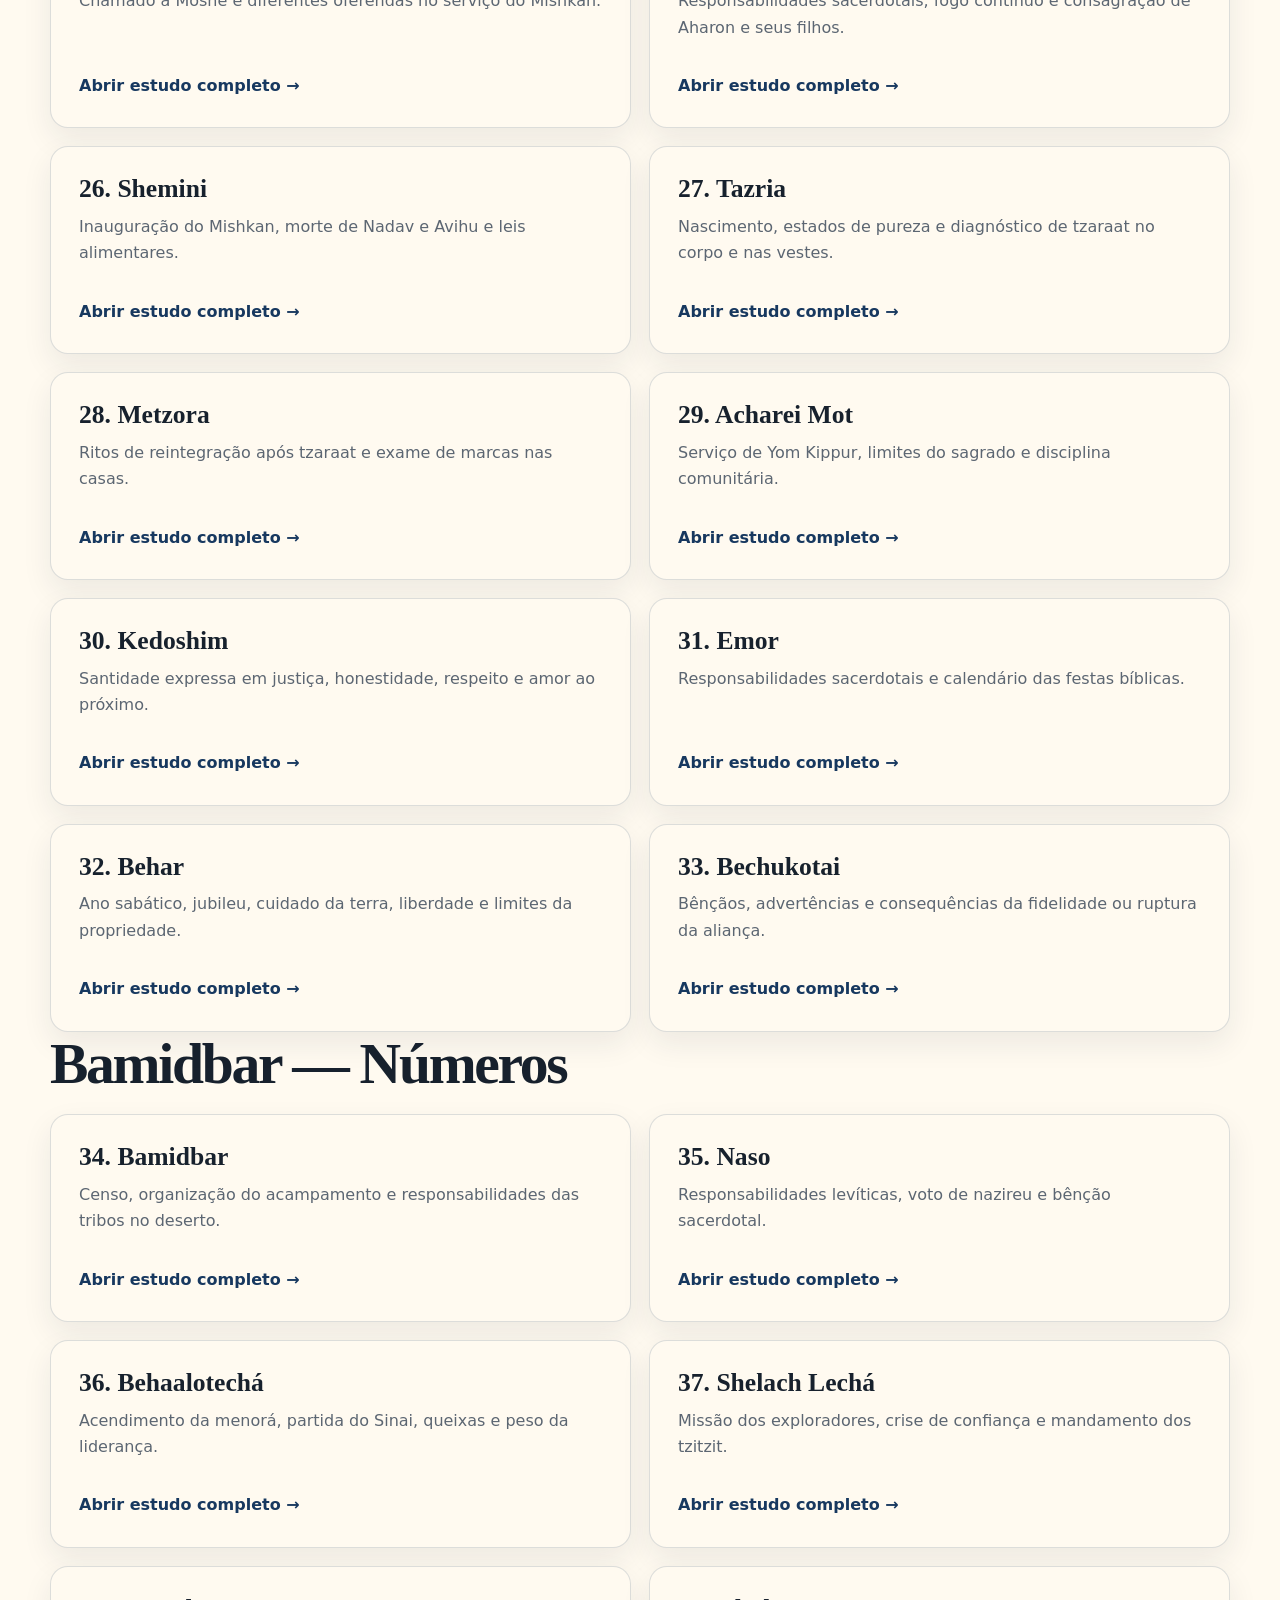
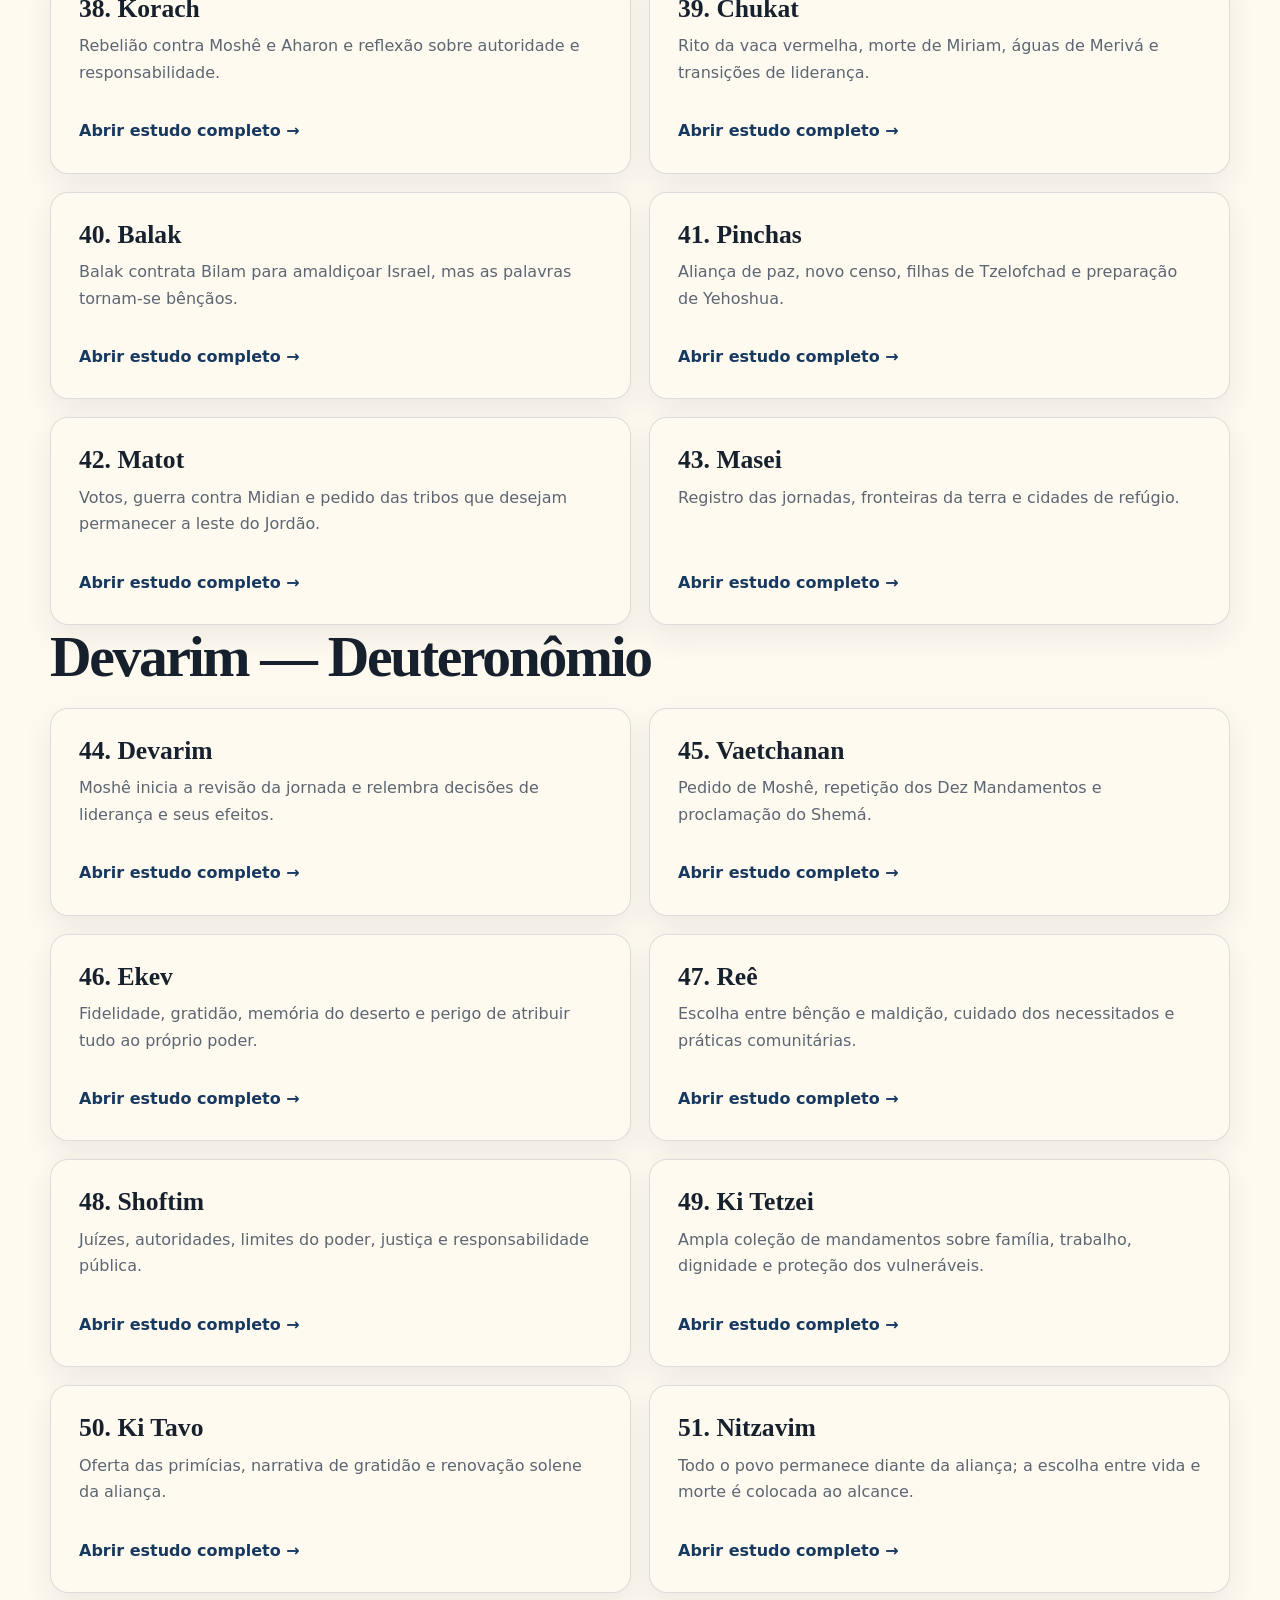
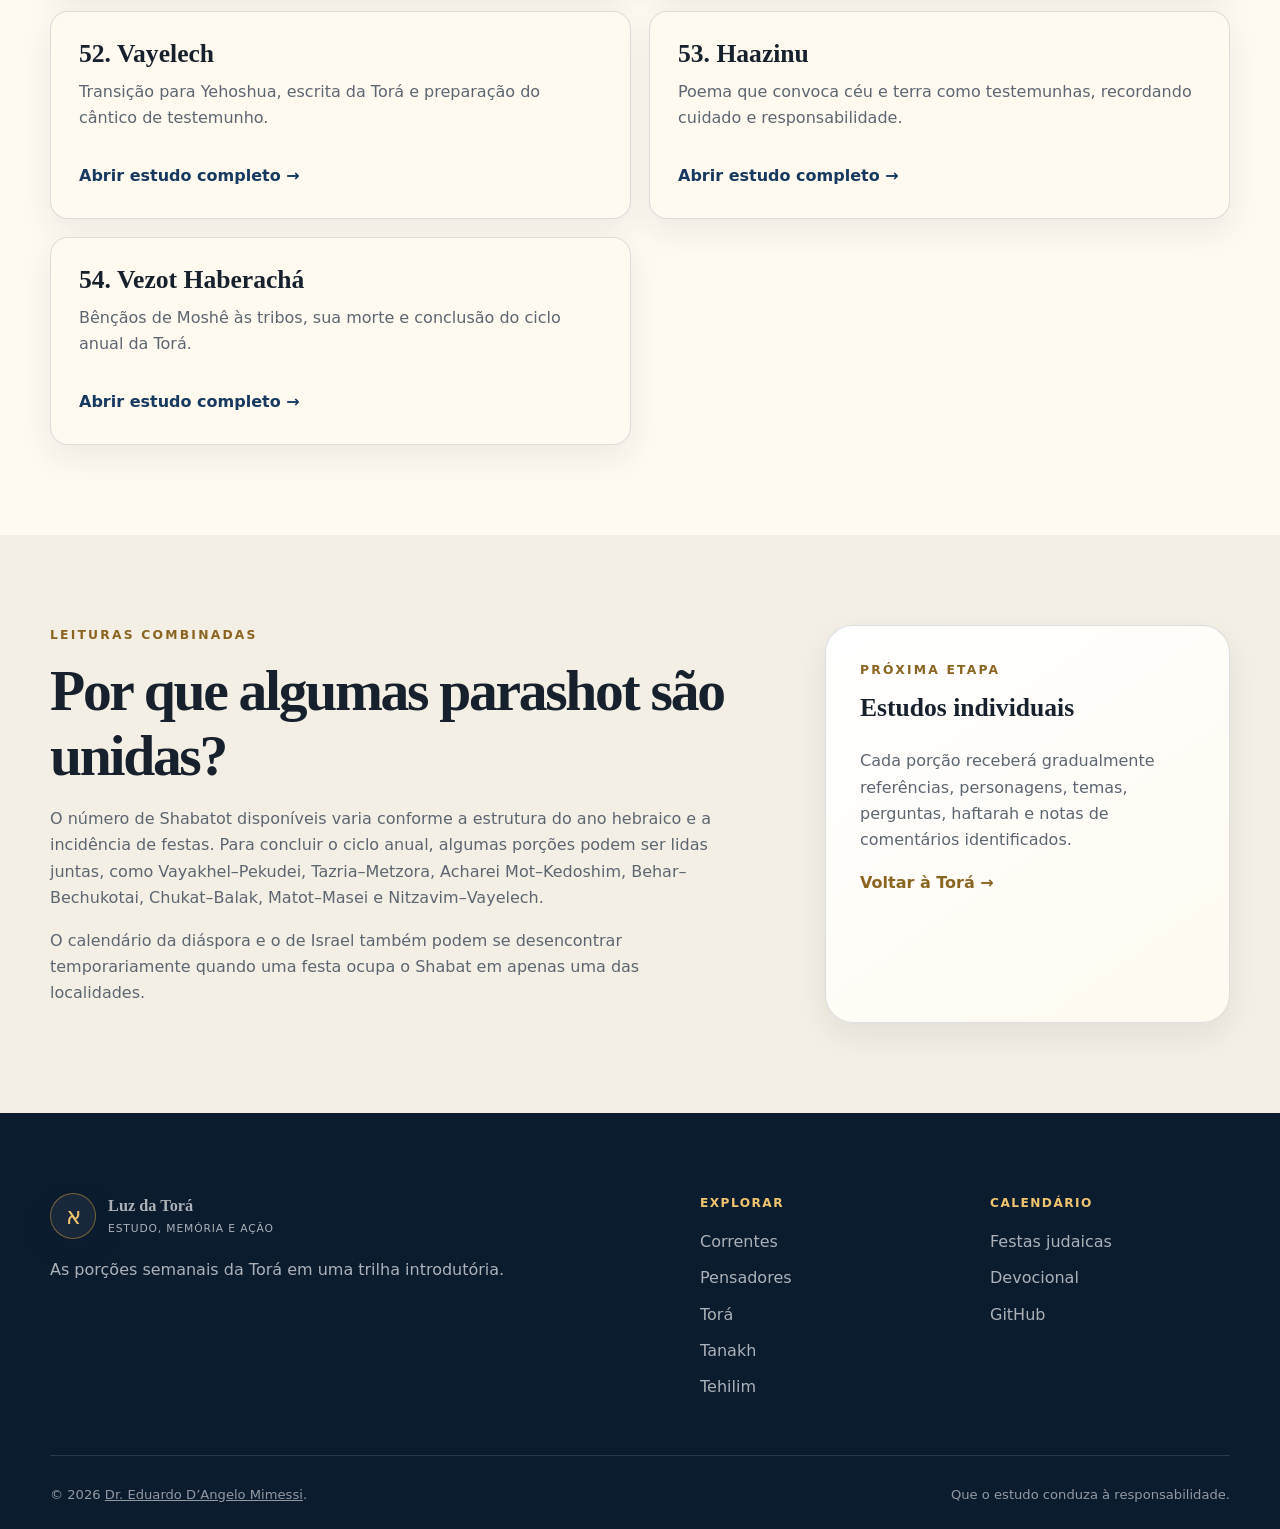
<file: docs/parashot.html>
<!doctype html>
<html lang="pt-BR" data-theme="light">
<head>
<meta charset="utf-8"><meta name="viewport" content="width=device-width,initial-scale=1"><meta name="theme-color" content="#17385f">
<meta name="description" content="Catálogo introdutório das 54 parashot da Torá, organizadas pelos cinco livros."><meta name="author" content="Dr. Eduardo D’Angelo Mimessi">
<meta property="og:title" content="54 Parashot | Luz da Torá"><meta property="og:description" content="O ciclo anual de leitura da Torá, de Bereshit a Vezot Haberachá."><meta property="og:type" content="article"><meta property="og:locale" content="pt_BR">
<title>54 Parashot | Luz da Torá</title><link rel="manifest" href="manifest.webmanifest"><link rel="icon" href="icon.svg" type="image/svg+xml"><link rel="stylesheet" href="styles.css"><script defer src="app.js"></script><script defer src="catalogo.js"></script>
</head>
<body>
<a class="skip-link" href="#conteudo">Ir para o conteúdo</a>
<header class="site-header"><div class="header-inner container"><a class="brand" href="index.html"><span class="brand-mark" aria-hidden="true">א</span><span><strong>Luz da Torá</strong><small>estudo, memória e ação</small></span></a><button class="menu-button" type="button" aria-controls="main-nav" aria-expanded="false"><span></span><span></span><span></span><span class="sr-only">Abrir menu</span></button><nav class="main-nav" id="main-nav"><a href="index.html">Início</a><a href="tora.html">Torá</a><a href="#bereshit">Bereshit</a><a href="#shemot">Shemot</a><a href="#vayikra">Vayikra</a><a href="#bamidbar">Bamidbar</a><a href="#devarim">Devarim</a></nav><button class="theme-button" type="button" aria-label="Alternar tema"><span class="theme-icon">☾</span></button></div></header>
<main class="reader-main" id="conteudo">
<section class="reader-hero"><div class="container"><nav class="breadcrumbs"><a href="index.html">Início</a><span>/</span><a href="tora.html">Torá</a><span>/</span><span>Parashot</span></nav><p class="hebrew-kicker" lang="he" dir="rtl">פָּרָשׁוֹת הַשָּׁבוּעַ</p><p class="eyebrow">Ciclo anual da Torá</p><h1>As 54 parashot</h1><p class="hero-lead">Um mapa introdutório das porções semanais, organizado pelos cinco livros da Torá. Em alguns anos, determinadas porções são lidas em conjunto para ajustar o ciclo ao calendário.</p><div class="reader-actions"><a class="button button-primary" href="#catalogo">Explorar as porções</a><a class="button button-secondary" href="festas.html">Conhecer o calendário judaico</a></div></div></section>
<section class="reader-section"><div class="container reader-intro-grid"><div class="reader-prose"><p class="eyebrow">Como usar esta página</p><h2>Retornar ao texto a cada ano</h2><p>A leitura pública semanal cria um ritmo comum de memória e estudo. O mesmo texto é reencontrado em circunstâncias diferentes, permitindo novas perguntas e novas responsabilidades.</p><p>As descrições abaixo são sínteses editoriais. Elas não substituem a leitura da parashá, da haftarah nem dos comentários judaicos identificados.</p><div class="quote-panel"><blockquote>O ciclo não repete simplesmente o passado; ele convida cada geração a escutar novamente.</blockquote><p>Princípio editorial do projeto</p></div></div><aside class="fact-panel"><p class="eyebrow">Estrutura</p><h2>Leitura semanal</h2><dl class="fact-list"><div><dt>Total</dt><dd>54 porções no ciclo tradicional.</dd></div><div><dt>Ritmo</dt><dd>Normalmente uma por Shabat, com combinações em certos anos.</dd></div><div><dt>Diferenças</dt><dd>Israel e diáspora podem divergir temporariamente.</dd></div><div><dt>Complemento</dt><dd>Cada semana costuma incluir uma haftarah dos Profetas.</dd></div></dl></aside></div></section>
<section class="reader-section alt" id="catalogo"><div class="container"><div class="section-heading"><div><p class="eyebrow">Catálogo completo</p><h2>Pesquisar por nome ou tema</h2></div><label class="search-field" style="border-color:var(--border);background:var(--surface)"><span class="sr-only">Pesquisar parashot</span><input id="catalog-filter" type="search" placeholder="Pesquisar: aliança, Êxodo, justiça…" autocomplete="off" style="color:var(--text)"></label></div>
<h2 id="bereshit">Bereshit — Gênesis</h2><div class="content-grid">
<article class="content-card" data-filter-card data-search="bereshit criação humanidade shabat"><h3>1. Bereshit</h3><p>Criação, jardim do Éden, primeiras relações humanas, violência entre irmãos e início da genealogia de Noach.</p></article>
<article class="content-card" data-filter-card data-search="noach dilúvio arco aliança babel"><h3>2. Noach</h3><p>Dilúvio, preservação da vida, aliança simbolizada pelo arco e dispersão das línguas em Babel.</p></article>
<article class="content-card" data-filter-card data-search="lech lecha avraham sarah chamado aliança"><h3>3. Lech Lechá</h3><p>Chamado de Avraham, jornada, promessa, aliança e nascimento de uma nova identidade.</p></article>
<article class="content-card" data-filter-card data-search="vayera hospitalidade sodoma akeidah"><h3>4. Vayerá</h3><p>Hospitalidade de Avraham, anúncio do nascimento de Yitzchak, Sodoma e a Akeidá.</p></article>
<article class="content-card" data-filter-card data-search="chayei sarah sepultura rivkah casamento"><h3>5. Chayei Sarah</h3><p>Morte de Sarah, aquisição de Machpelá e encontro de Rivkah como esposa de Yitzchak.</p></article>
<article class="content-card" data-filter-card data-search="toldot yitzchak rivkah esav yaakov"><h3>6. Toldot</h3><p>Yitzchak e Rivkah, rivalidade entre Esav e Yaakov, primogenitura e bênção.</p></article>
<article class="content-card" data-filter-card data-search="vayetzei escada yaakov leah rachel laban"><h3>7. Vayetzei</h3><p>Sonho da escada, anos de Yaakov com Lavan, casamentos, filhos e retorno à terra.</p></article>
<article class="content-card" data-filter-card data-search="vayishlach luta anjo israel esav dinah"><h3>8. Vayishlach</h3><p>Encontro com Esav, luta noturna de Yaakov, novo nome Israel e crises familiares.</p></article>
<article class="content-card" data-filter-card data-search="vayeshev yosef sonhos irmãos venda"><h3>9. Vayeshev</h3><p>Sonhos de Yosef, conflito entre irmãos, venda ao Egito e provações na casa de Potifar.</p></article>
<article class="content-card" data-filter-card data-search="miketz faraó sonhos fome yosef"><h3>10. Miketz</h3><p>Yosef interpreta os sonhos do faraó, assume liderança e reencontra os irmãos durante a fome.</p></article>
<article class="content-card" data-filter-card data-search="vayigash yehuda yosef reconciliação"><h3>11. Vayigash</h3><p>Yehudá assume responsabilidade por Binyamin, Yosef revela sua identidade e a família se reúne.</p></article>
<article class="content-card" data-filter-card data-search="vayechi bênçãos yaakov filhos morte"><h3>12. Vayechi</h3><p>Últimos ensinamentos e bênçãos de Yaakov, morte no Egito e esperança de retorno.</p></article>
</div>
<h2 id="shemot">Shemot — Êxodo</h2><div class="content-grid">
<article class="content-card" data-filter-card data-search="shemot escravidão moshe sarça"><h3>13. Shemot</h3><p>Escravidão no Egito, nascimento de Moshê, sarça ardente e início da missão libertadora.</p></article>
<article class="content-card" data-filter-card data-search="vaera pragas promessa libertação"><h3>14. Vaerá</h3><p>Renovação da promessa e primeiras pragas que confrontam a opressão do faraó.</p></article>
<article class="content-card" data-filter-card data-search="bo pessach primogênitos saída"><h3>15. Bo</h3><p>Últimas pragas, primeiro Pessach e saída dos filhos de Israel do Egito.</p></article>
<article class="content-card" data-filter-card data-search="beshalach mar cântico maná amalek"><h3>16. Beshalach</h3><p>Travessia do mar, cântico de libertação, maná no deserto e confronto com Amalek.</p></article>
<article class="content-card" data-filter-card data-search="yitro sinai dez mandamentos"><h3>17. Yitro</h3><p>Conselho de Yitro, chegada ao Sinai e revelação dos Dez Mandamentos.</p></article>
<article class="content-card" data-filter-card data-search="mishpatim leis justiça aliança"><h3>18. Mishpatim</h3><p>Leis civis e sociais, proteção dos vulneráveis e ratificação da aliança.</p></article>
<article class="content-card" data-filter-card data-search="terumah mishkan oferenda presença"><h3>19. Terumá</h3><p>Contribuições voluntárias e instruções para o Mishkan, espaço de presença no meio do povo.</p></article>
<article class="content-card" data-filter-card data-search="tetzaveh sacerdotes vestes menorah"><h3>20. Tetzavê</h3><p>Serviço sacerdotal, vestes de Aharon e preparação contínua da luz.</p></article>
<article class="content-card" data-filter-card data-search="ki tisa bezerro ouro tábuas perdão"><h3>21. Ki Tissá</h3><p>Censo, bezerro de ouro, quebra das tábuas, intercessão e renovação da aliança.</p></article>
<article class="content-card" data-filter-card data-search="vayakhel shabat construção mishkan"><h3>22. Vayakhel</h3><p>Shabat, reunião comunitária e execução cuidadosa da construção do Mishkan.</p></article>
<article class="content-card" data-filter-card data-search="pekudei contas mishkan glória"><h3>23. Pekudei</h3><p>Prestação de contas dos materiais, conclusão do Mishkan e presença divina.</p></article>
</div>
<h2 id="vayikra">Vayikra — Levítico</h2><div class="content-grid">
<article class="content-card" data-filter-card data-search="vayikra oferendas chamado"><h3>24. Vayikra</h3><p>Chamado a Moshê e diferentes oferendas no serviço do Mishkan.</p></article>
<article class="content-card" data-filter-card data-search="tzav sacerdotes fogo altar"><h3>25. Tzav</h3><p>Responsabilidades sacerdotais, fogo contínuo e consagração de Aharon e seus filhos.</p></article>
<article class="content-card" data-filter-card data-search="shemini nadav avihu kosher"><h3>26. Shemini</h3><p>Inauguração do Mishkan, morte de Nadav e Avihu e leis alimentares.</p></article>
<article class="content-card" data-filter-card data-search="tazria nascimento tzaraat pureza"><h3>27. Tazria</h3><p>Nascimento, estados de pureza e diagnóstico de tzaraat no corpo e nas vestes.</p></article>
<article class="content-card" data-filter-card data-search="metzora purificação casa tzaraat"><h3>28. Metzora</h3><p>Ritos de reintegração após tzaraat e exame de marcas nas casas.</p></article>
<article class="content-card" data-filter-card data-search="acharei mot yom kippur santidade"><h3>29. Acharei Mot</h3><p>Serviço de Yom Kippur, limites do sagrado e disciplina comunitária.</p></article>
<article class="content-card" data-filter-card data-search="kedoshim amar próximo justiça"><h3>30. Kedoshim</h3><p>Santidade expressa em justiça, honestidade, respeito e amor ao próximo.</p></article>
<article class="content-card" data-filter-card data-search="emor sacerdotes festas calendário"><h3>31. Emor</h3><p>Responsabilidades sacerdotais e calendário das festas bíblicas.</p></article>
<article class="content-card" data-filter-card data-search="behar shemitah jubileu terra liberdade"><h3>32. Behar</h3><p>Ano sabático, jubileu, cuidado da terra, liberdade e limites da propriedade.</p></article>
<article class="content-card" data-filter-card data-search="bechukotai bênçãos advertências aliança"><h3>33. Bechukotai</h3><p>Bênçãos, advertências e consequências da fidelidade ou ruptura da aliança.</p></article>
</div>
<h2 id="bamidbar">Bamidbar — Números</h2><div class="content-grid">
<article class="content-card" data-filter-card data-search="bamidbar censo acampamento deserto"><h3>34. Bamidbar</h3><p>Censo, organização do acampamento e responsabilidades das tribos no deserto.</p></article>
<article class="content-card" data-filter-card data-search="naso nazireu bênção sacerdotal"><h3>35. Naso</h3><p>Responsabilidades levíticas, voto de nazireu e bênção sacerdotal.</p></article>
<article class="content-card" data-filter-card data-search="behaalotcha menorah reclamações liderança"><h3>36. Behaalotechá</h3><p>Acendimento da menorá, partida do Sinai, queixas e peso da liderança.</p></article>
<article class="content-card" data-filter-card data-search="shelach espiões terra medo tzitzit"><h3>37. Shelach Lechá</h3><p>Missão dos exploradores, crise de confiança e mandamento dos tzitzit.</p></article>
<article class="content-card" data-filter-card data-search="korach rebelião liderança"><h3>38. Korach</h3><p>Rebelião contra Moshê e Aharon e reflexão sobre autoridade e responsabilidade.</p></article>
<article class="content-card" data-filter-card data-search="chukat vaca vermelha água merivah"><h3>39. Chukat</h3><p>Rito da vaca vermelha, morte de Miriam, águas de Merivá e transições de liderança.</p></article>
<article class="content-card" data-filter-card data-search="balak bilam bênçãos maldição"><h3>40. Balak</h3><p>Balak contrata Bilam para amaldiçoar Israel, mas as palavras tornam-se bênçãos.</p></article>
<article class="content-card" data-filter-card data-search="pinchas aliança censo filhas tzelofchad"><h3>41. Pinchas</h3><p>Aliança de paz, novo censo, filhas de Tzelofchad e preparação de Yehoshua.</p></article>
<article class="content-card" data-filter-card data-search="matot votos midian tribos"><h3>42. Matot</h3><p>Votos, guerra contra Midian e pedido das tribos que desejam permanecer a leste do Jordão.</p></article>
<article class="content-card" data-filter-card data-search="masei jornadas cidades refúgio fronteiras"><h3>43. Masei</h3><p>Registro das jornadas, fronteiras da terra e cidades de refúgio.</p></article>
</div>
<h2 id="devarim">Devarim — Deuteronômio</h2><div class="content-grid">
<article class="content-card" data-filter-card data-search="devarim discurso memória liderança"><h3>44. Devarim</h3><p>Moshê inicia a revisão da jornada e relembra decisões de liderança e seus efeitos.</p></article>
<article class="content-card" data-filter-card data-search="vaetchanan shema dez mandamentos"><h3>45. Vaetchanan</h3><p>Pedido de Moshê, repetição dos Dez Mandamentos e proclamação do Shemá.</p></article>
<article class="content-card" data-filter-card data-search="eikev bênção memória deserto"><h3>46. Ekev</h3><p>Fidelidade, gratidão, memória do deserto e perigo de atribuir tudo ao próprio poder.</p></article>
<article class="content-card" data-filter-card data-search="reeh bênção maldição centralização tzedakah"><h3>47. Reê</h3><p>Escolha entre bênção e maldição, cuidado dos necessitados e práticas comunitárias.</p></article>
<article class="content-card" data-filter-card data-search="shoftim juízes justiça rei profeta"><h3>48. Shoftim</h3><p>Juízes, autoridades, limites do poder, justiça e responsabilidade pública.</p></article>
<article class="content-card" data-filter-card data-search="ki teitzei leis família trabalho vulneráveis"><h3>49. Ki Tetzei</h3><p>Ampla coleção de mandamentos sobre família, trabalho, dignidade e proteção dos vulneráveis.</p></article>
<article class="content-card" data-filter-card data-search="ki tavo primícias bênçãos aliança"><h3>50. Ki Tavo</h3><p>Oferta das primícias, narrativa de gratidão e renovação solene da aliança.</p></article>
<article class="content-card" data-filter-card data-search="nitzavim aliança escolha vida retorno"><h3>51. Nitzavim</h3><p>Todo o povo permanece diante da aliança; a escolha entre vida e morte é colocada ao alcance.</p></article>
<article class="content-card" data-filter-card data-search="vayelech sucessão yehoshua cântico"><h3>52. Vayelech</h3><p>Transição para Yehoshua, escrita da Torá e preparação do cântico de testemunho.</p></article>
<article class="content-card" data-filter-card data-search="haazinu cântico memória responsabilidade"><h3>53. Haazinu</h3><p>Poema que convoca céu e terra como testemunhas, recordando cuidado e responsabilidade.</p></article>
<article class="content-card" data-filter-card data-search="vezot haberachah bênção moshe morte simchat torah"><h3>54. Vezot Haberachá</h3><p>Bênçãos de Moshê às tribos, sua morte e conclusão do ciclo anual da Torá.</p></article>
</div><p class="empty-state" id="catalog-empty" hidden>Nenhuma parashá encontrada. Tente outra palavra.</p></div></section>
<section class="reader-section"><div class="container reader-intro-grid"><div class="reader-prose"><p class="eyebrow">Leituras combinadas</p><h2>Por que algumas parashot são unidas?</h2><p>O número de Shabatot disponíveis varia conforme a estrutura do ano hebraico e a incidência de festas. Para concluir o ciclo anual, algumas porções podem ser lidas juntas, como Vayakhel–Pekudei, Tazria–Metzora, Acharei Mot–Kedoshim, Behar–Bechukotai, Chukat–Balak, Matot–Masei e Nitzavim–Vayelech.</p><p>O calendário da diáspora e o de Israel também podem se desencontrar temporariamente quando uma festa ocupa o Shabat em apenas uma das localidades.</p></div><aside class="study-card"><p class="eyebrow">Próxima etapa</p><h3>Estudos individuais</h3><p>Cada porção receberá gradualmente referências, personagens, temas, perguntas, haftarah e notas de comentários identificados.</p><a class="text-link" href="tora.html">Voltar à Torá →</a></aside></div></section>
</main>
<footer class="site-footer"><div class="container footer-grid"><div><a class="brand footer-brand" href="index.html"><span class="brand-mark">א</span><span><strong>Luz da Torá</strong><small>estudo, memória e ação</small></span></a><p>As porções semanais da Torá em uma trilha introdutória.</p></div><nav><strong>Explorar</strong><a href="correntes.html">Correntes</a><a href="pensadores.html">Pensadores</a><a href="tora.html">Torá</a><a href="tanakh.html">Tanakh</a><a href="tehilim.html">Tehilim</a></nav><nav><strong>Calendário</strong><a href="festas.html">Festas judaicas</a><a href="index.html#devocional">Devocional</a><a href="https://github.com/edumimessi/luzdatora">GitHub</a></nav></div><div class="container footer-bottom"><p>© <span id="current-year"></span> <a href="autor.html">Dr. Eduardo D’Angelo Mimessi</a>.</p><p>Que o estudo conduza à responsabilidade.</p></div></footer>
</body></html>
</file>
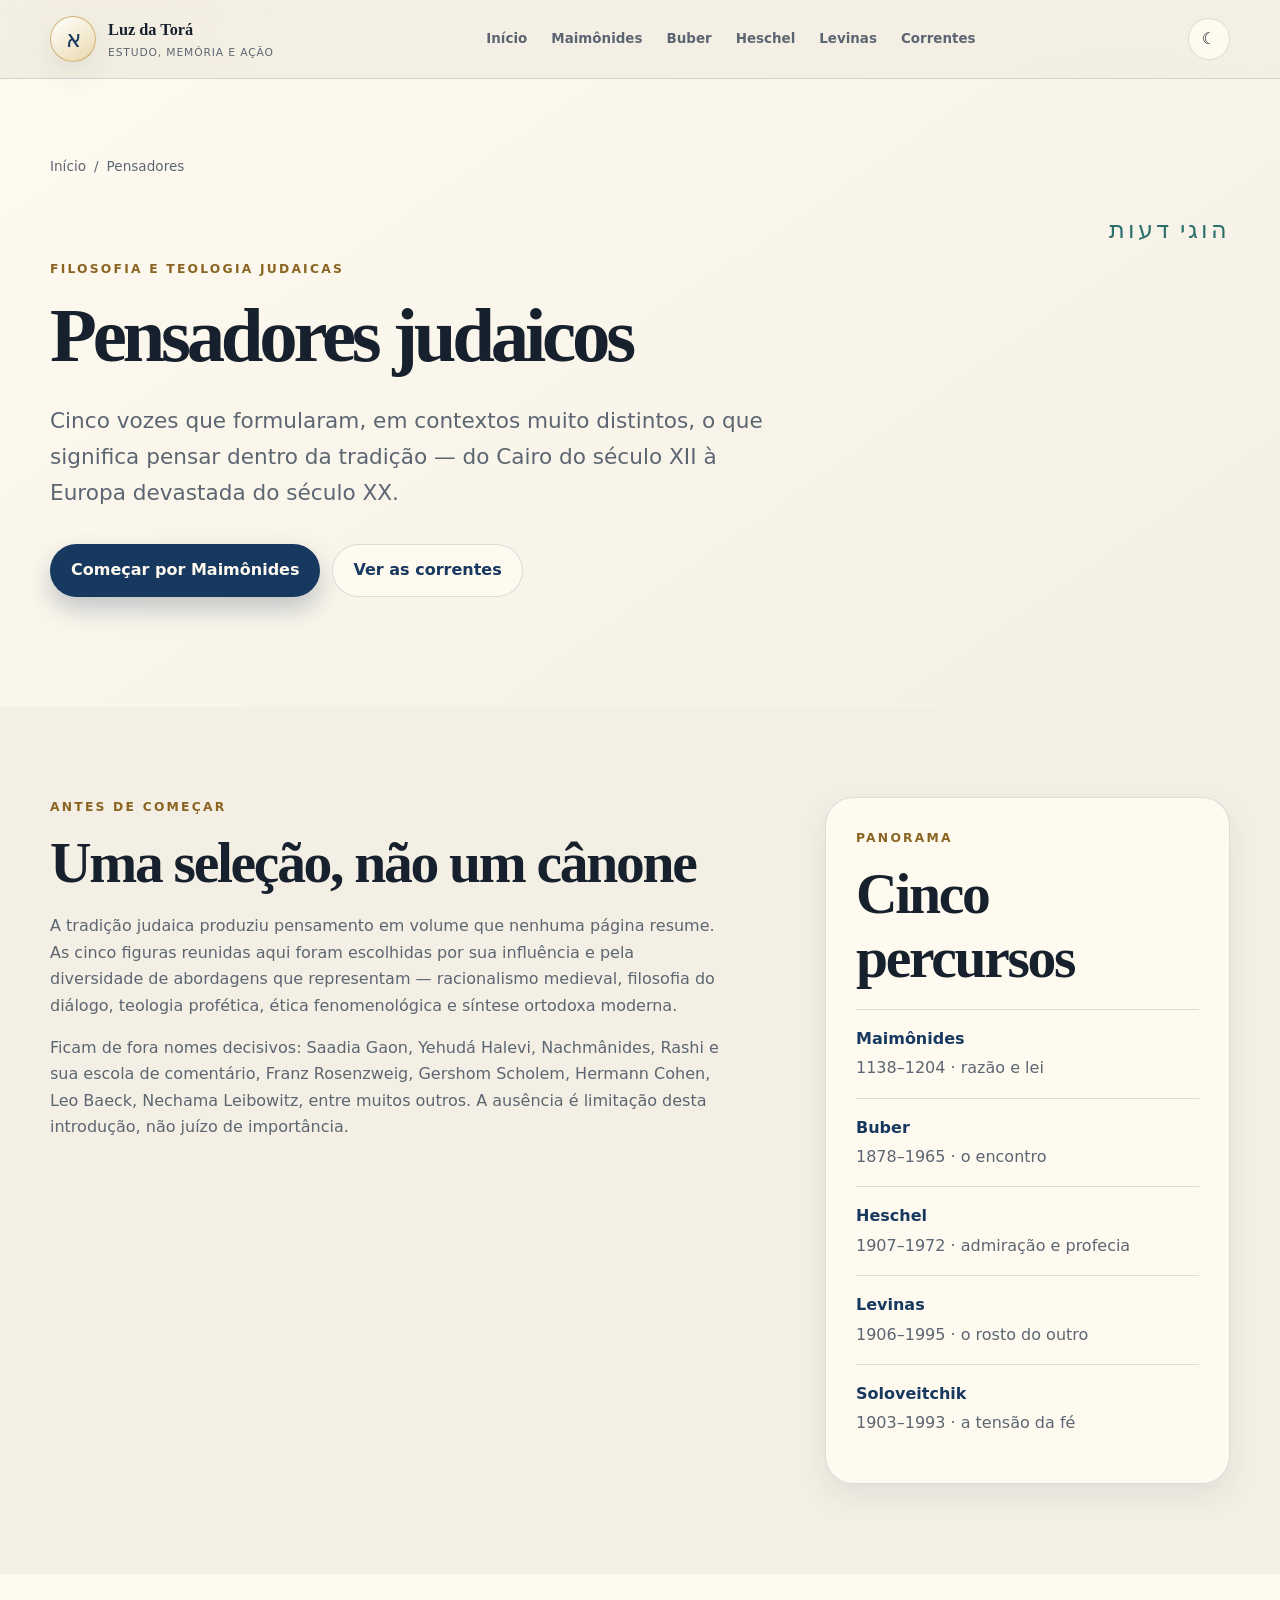
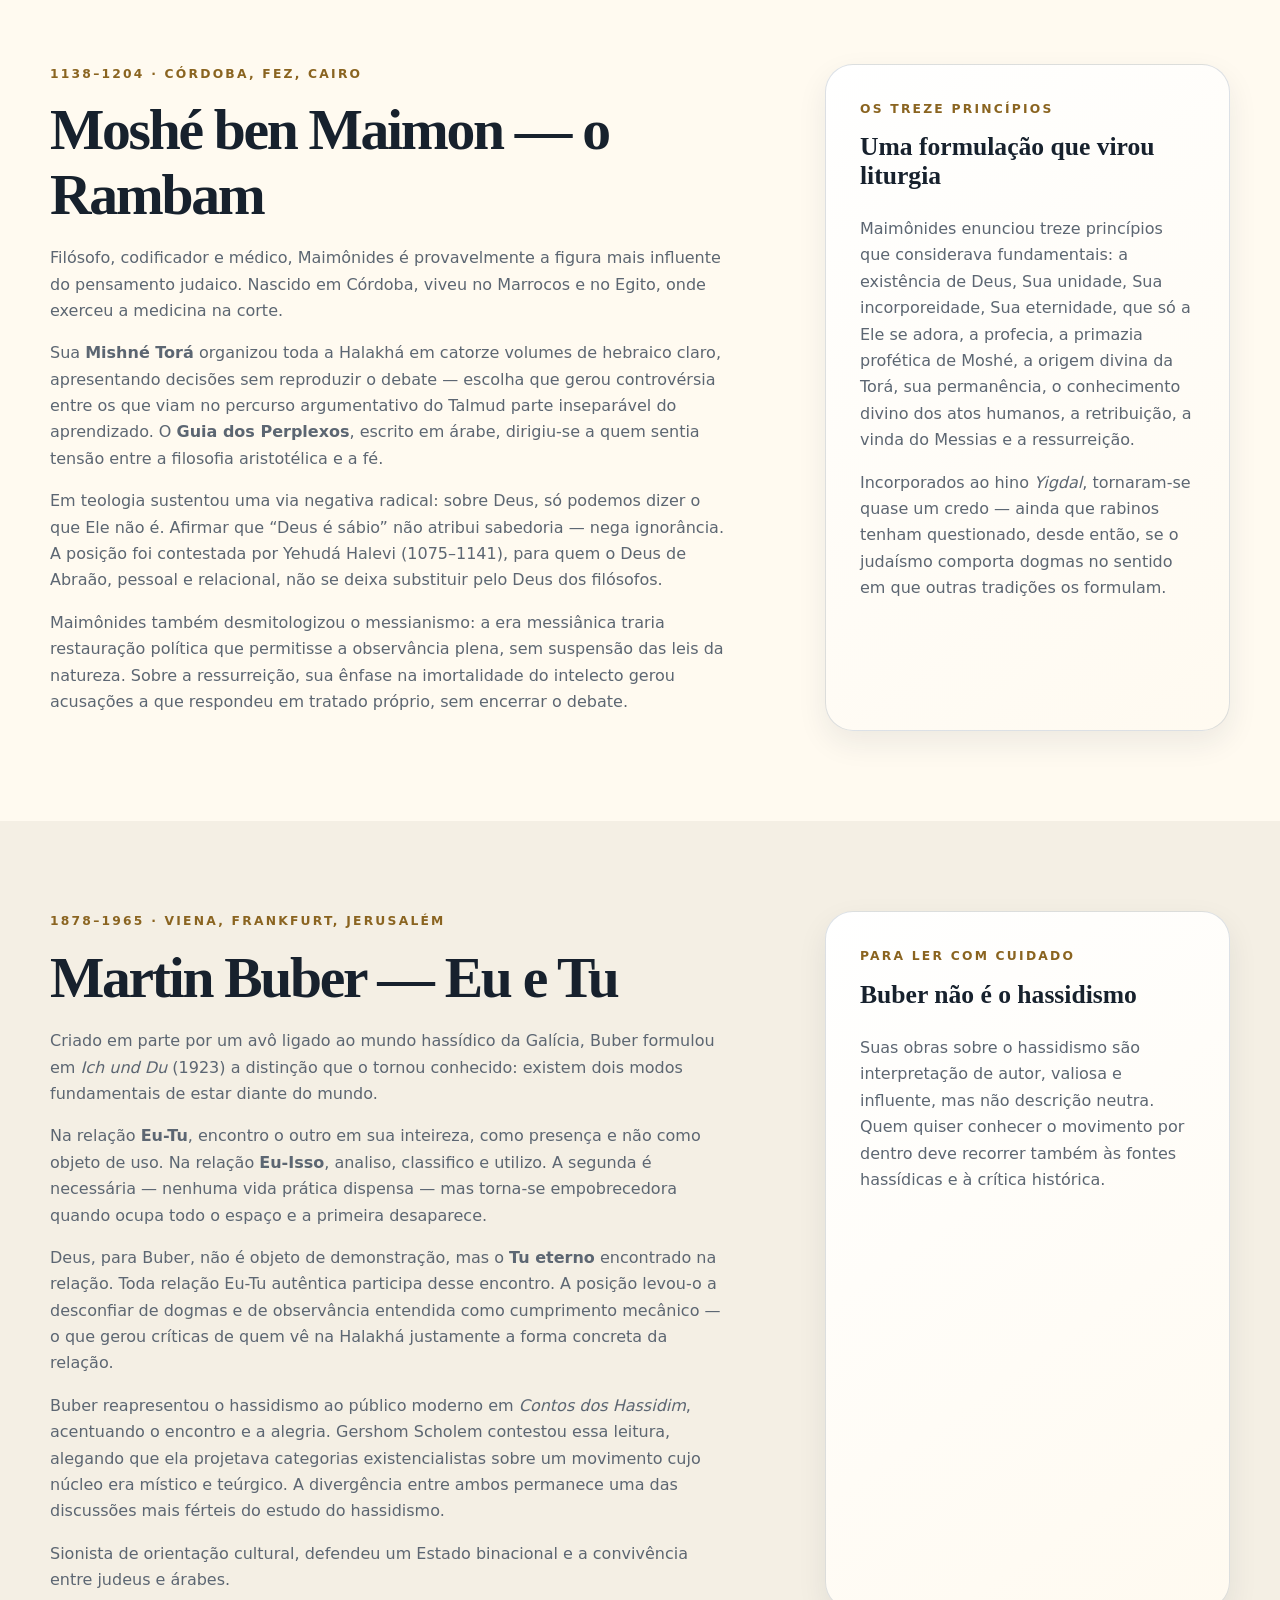
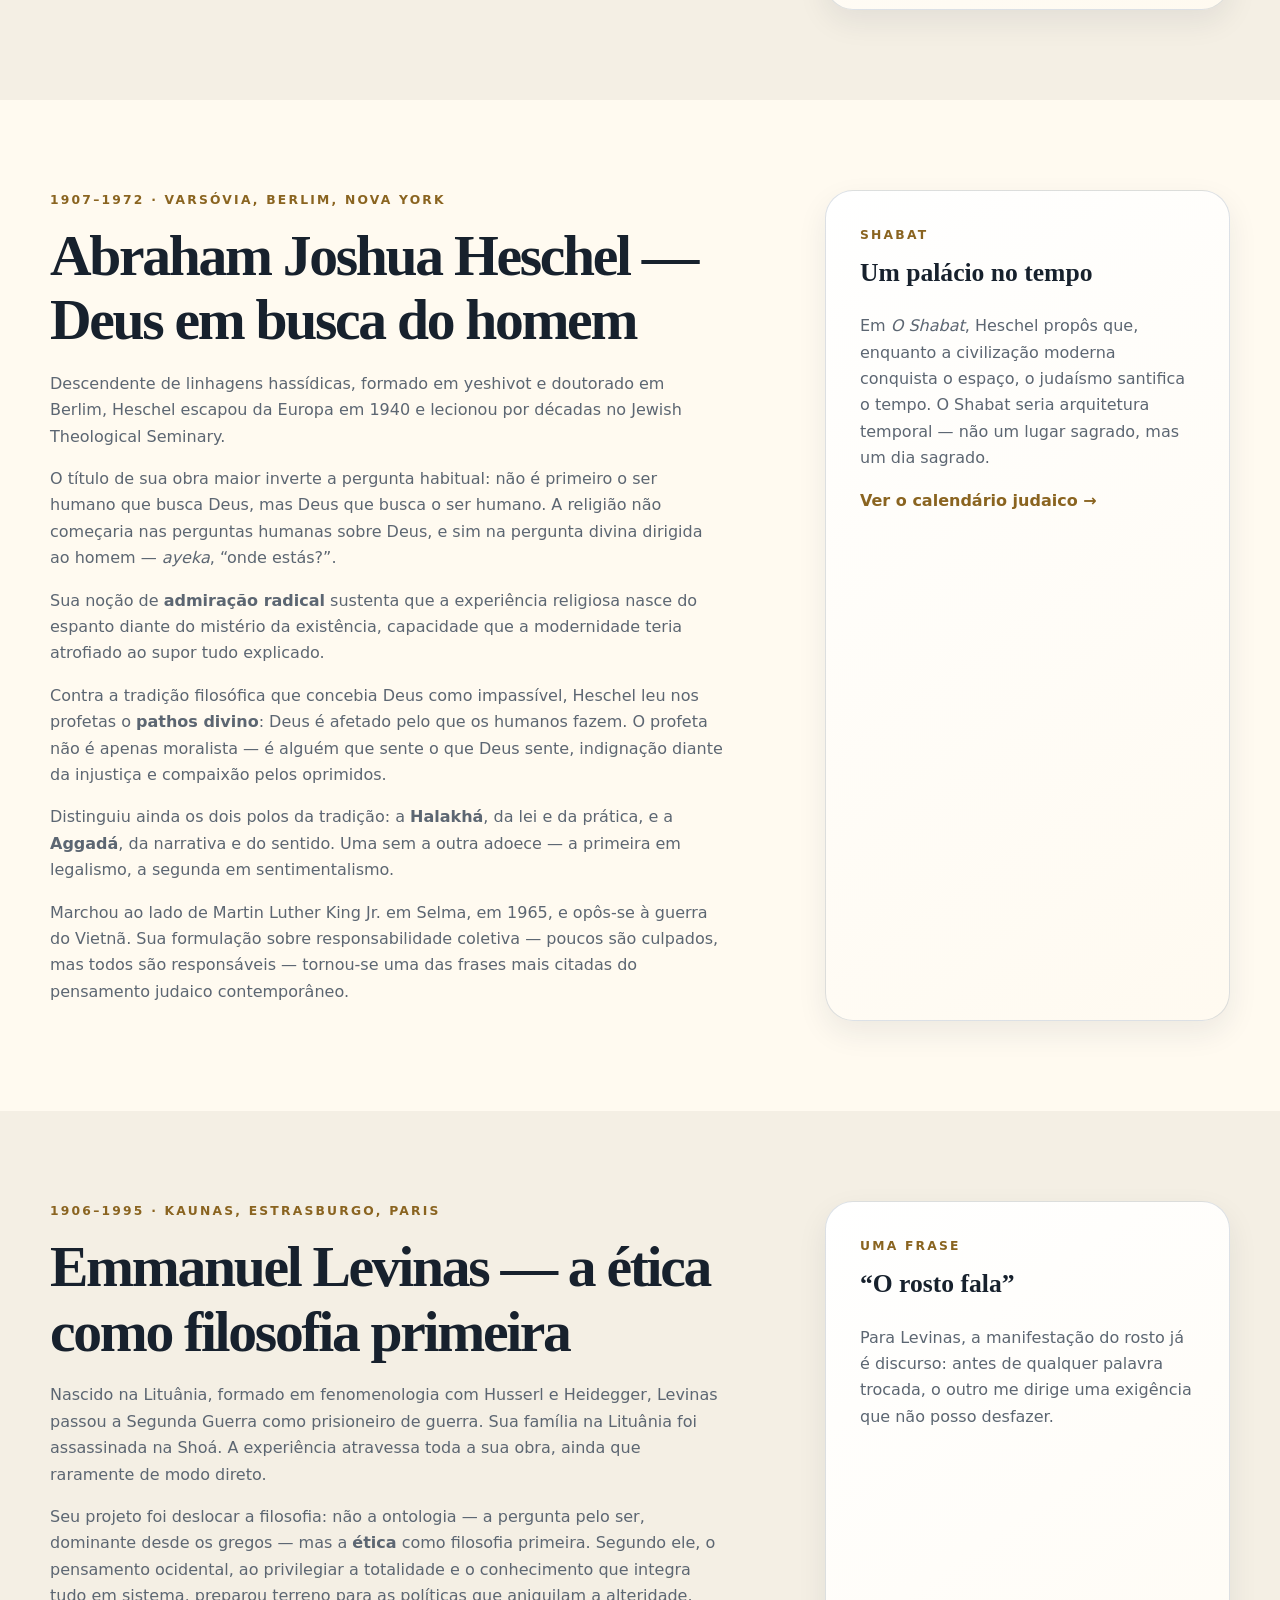
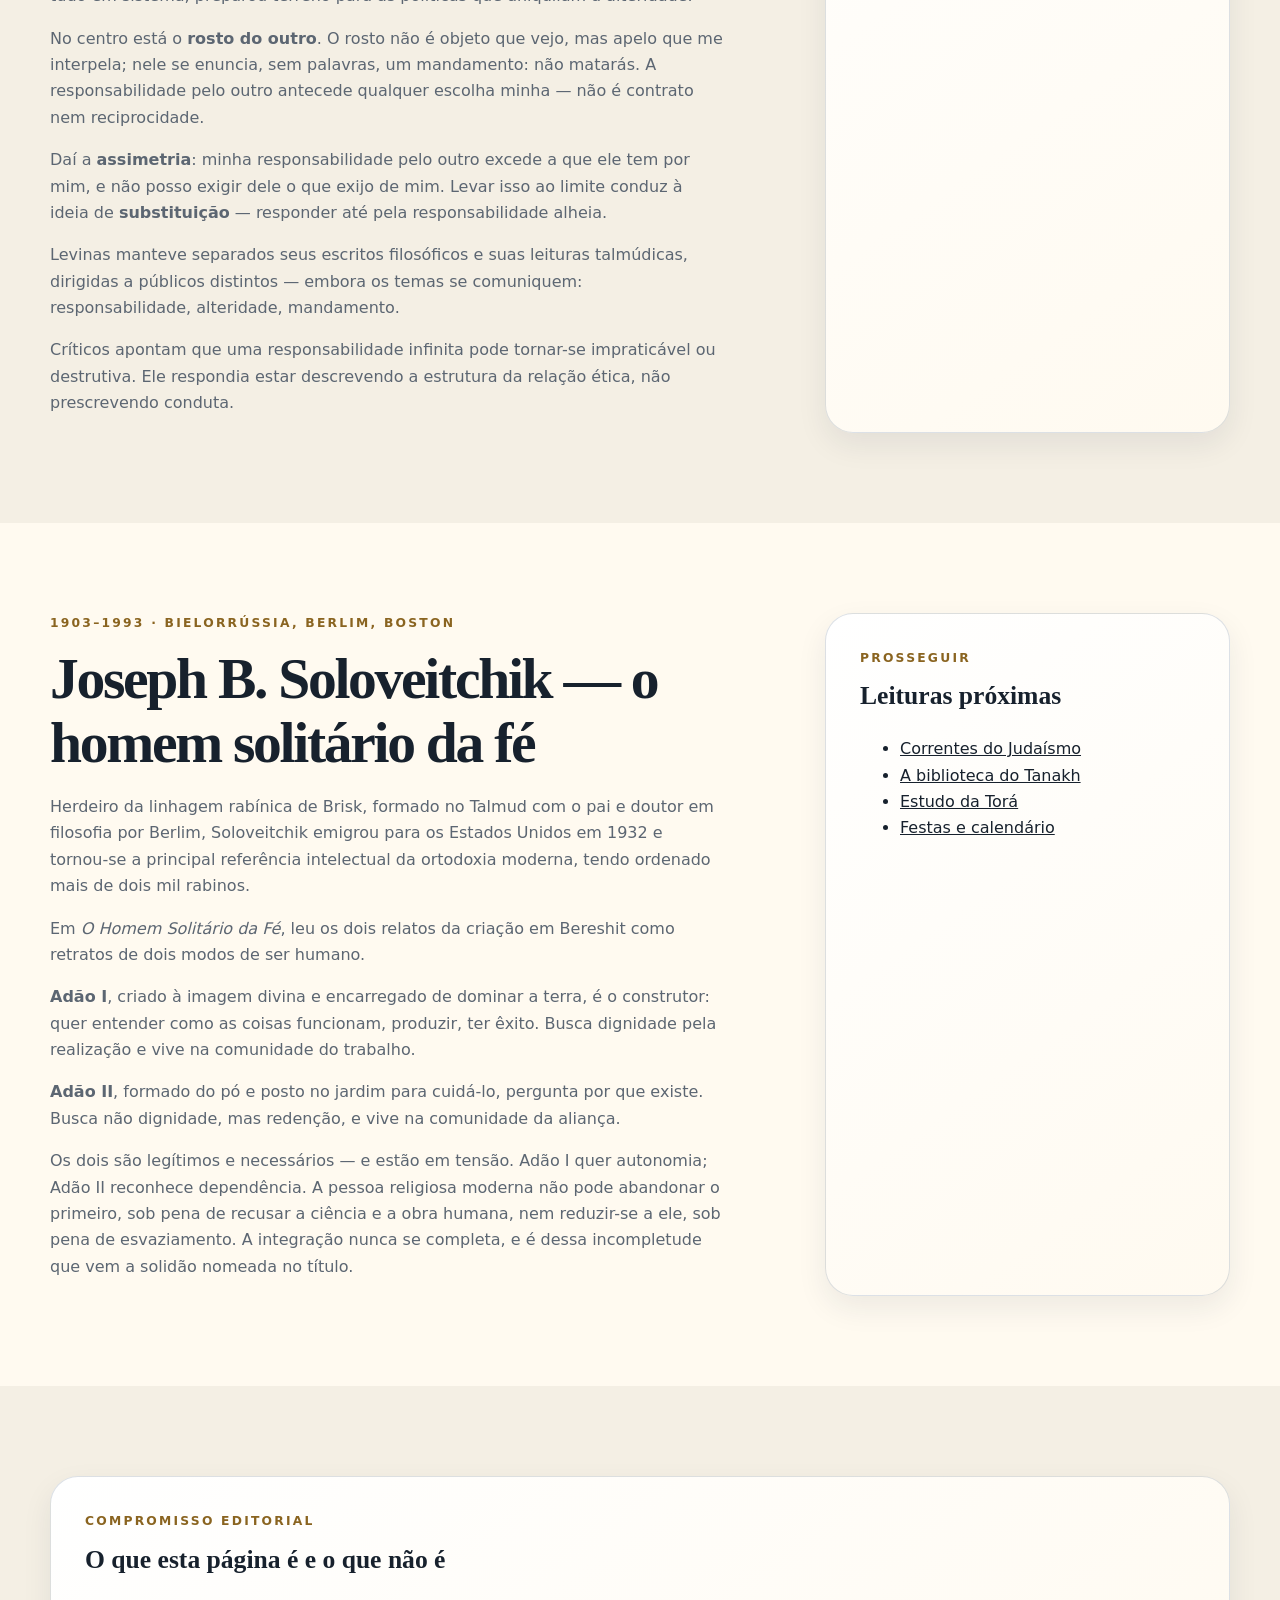
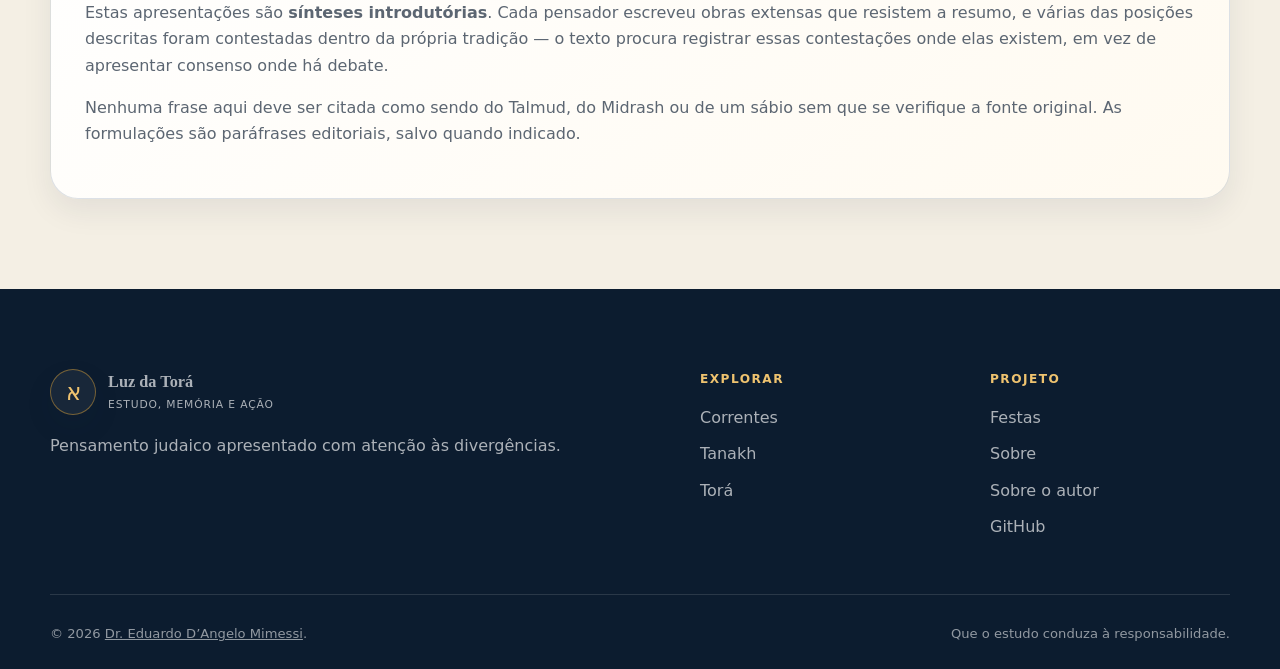
<file: docs/pensadores.html>
<!doctype html>
<html lang="pt-BR" data-theme="light">
<head>
<meta charset="utf-8"><meta name="viewport" content="width=device-width,initial-scale=1"><meta name="theme-color" content="#17385f">
<meta name="description" content="Maimônides, Martin Buber, Abraham Joshua Heschel, Emmanuel Levinas e Joseph Soloveitchik: pensadores que formaram a reflexão judaica."><meta name="author" content="Dr. Eduardo D’Angelo Mimessi">
<meta property="og:title" content="Pensadores judaicos | Luz da Torá"><meta property="og:description" content="Do racionalismo medieval de Maimônides à ética do rosto em Levinas."><meta property="og:type" content="article"><meta property="og:locale" content="pt_BR">
<title>Pensadores judaicos | Luz da Torá</title><link rel="manifest" href="manifest.webmanifest"><link rel="icon" href="icon.svg" type="image/svg+xml"><link rel="stylesheet" href="styles.css"><script defer src="app.js"></script>
</head>
<body>
<a class="skip-link" href="#conteudo">Ir para o conteúdo</a>
<header class="site-header"><div class="header-inner container"><a class="brand" href="index.html"><span class="brand-mark" aria-hidden="true">א</span><span><strong>Luz da Torá</strong><small>estudo, memória e ação</small></span></a><button class="menu-button" type="button" aria-controls="main-nav" aria-expanded="false"><span></span><span></span><span></span><span class="sr-only">Abrir menu</span></button><nav class="main-nav" id="main-nav"><a href="index.html">Início</a><a href="#rambam">Maimônides</a><a href="#buber">Buber</a><a href="#heschel">Heschel</a><a href="#levinas">Levinas</a><a href="correntes.html">Correntes</a></nav><button class="theme-button" type="button" aria-label="Alternar tema"><span class="theme-icon">☾</span></button></div></header>

<main class="reader-main" id="conteudo">

<section class="reader-hero"><div class="container">
<nav class="breadcrumbs"><a href="index.html">Início</a><span>/</span><span>Pensadores</span></nav>
<p class="hebrew-kicker" lang="he" dir="rtl">הוגי דעות</p>
<p class="eyebrow">Filosofia e teologia judaicas</p>
<h1>Pensadores judaicos</h1>
<p class="hero-lead">Cinco vozes que formularam, em contextos muito distintos, o que significa pensar dentro da tradição — do Cairo do século XII à Europa devastada do século XX.</p>
<div class="reader-actions"><a class="button button-primary" href="#rambam">Começar por Maimônides</a><a class="button button-secondary" href="correntes.html">Ver as correntes</a></div>
</div></section>

<section class="reader-section"><div class="container reader-intro-grid">
<div class="reader-prose">
<p class="eyebrow">Antes de começar</p>
<h2>Uma seleção, não um cânone</h2>
<p>A tradição judaica produziu pensamento em volume que nenhuma página resume. As cinco figuras reunidas aqui foram escolhidas por sua influência e pela diversidade de abordagens que representam — racionalismo medieval, filosofia do diálogo, teologia profética, ética fenomenológica e síntese ortodoxa moderna.</p>
<p>Ficam de fora nomes decisivos: Saadia Gaon, Yehudá Halevi, Nachmânides, Rashi e sua escola de comentário, Franz Rosenzweig, Gershom Scholem, Hermann Cohen, Leo Baeck, Nechama Leibowitz, entre muitos outros. A ausência é limitação desta introdução, não juízo de importância.</p>
</div>
<aside class="fact-panel">
<p class="eyebrow">Panorama</p><h2>Cinco percursos</h2>
<dl class="fact-list">
<div><dt>Maimônides</dt><dd>1138–1204 · razão e lei</dd></div>
<div><dt>Buber</dt><dd>1878–1965 · o encontro</dd></div>
<div><dt>Heschel</dt><dd>1907–1972 · admiração e profecia</dd></div>
<div><dt>Levinas</dt><dd>1906–1995 · o rosto do outro</dd></div>
<div><dt>Soloveitchik</dt><dd>1903–1993 · a tensão da fé</dd></div>
</dl>
</aside>
</div></section>

<section class="reader-section alt" id="rambam"><div class="container reader-intro-grid">
<div class="reader-prose">
<p class="eyebrow">1138–1204 · Córdoba, Fez, Cairo</p>
<h2>Moshé ben Maimon — o Rambam</h2>
<p>Filósofo, codificador e médico, Maimônides é provavelmente a figura mais influente do pensamento judaico. Nascido em Córdoba, viveu no Marrocos e no Egito, onde exerceu a medicina na corte.</p>
<p>Sua <strong>Mishné Torá</strong> organizou toda a Halakhá em catorze volumes de hebraico claro, apresentando decisões sem reproduzir o debate — escolha que gerou controvérsia entre os que viam no percurso argumentativo do Talmud parte inseparável do aprendizado. O <strong>Guia dos Perplexos</strong>, escrito em árabe, dirigiu-se a quem sentia tensão entre a filosofia aristotélica e a fé.</p>
<p>Em teologia sustentou uma via negativa radical: sobre Deus, só podemos dizer o que Ele não é. Afirmar que “Deus é sábio” não atribui sabedoria — nega ignorância. A posição foi contestada por Yehudá Halevi (1075–1141), para quem o Deus de Abraão, pessoal e relacional, não se deixa substituir pelo Deus dos filósofos.</p>
<p>Maimônides também desmitologizou o messianismo: a era messiânica traria restauração política que permitisse a observância plena, sem suspensão das leis da natureza. Sobre a ressurreição, sua ênfase na imortalidade do intelecto gerou acusações a que respondeu em tratado próprio, sem encerrar o debate.</p>
</div>
<aside class="study-card">
<p class="eyebrow">Os Treze Princípios</p>
<h3>Uma formulação que virou liturgia</h3>
<p>Maimônides enunciou treze princípios que considerava fundamentais: a existência de Deus, Sua unidade, Sua incorporeidade, Sua eternidade, que só a Ele se adora, a profecia, a primazia profética de Moshé, a origem divina da Torá, sua permanência, o conhecimento divino dos atos humanos, a retribuição, a vinda do Messias e a ressurreição.</p>
<p>Incorporados ao hino <em>Yigdal</em>, tornaram-se quase um credo — ainda que rabinos tenham questionado, desde então, se o judaísmo comporta dogmas no sentido em que outras tradições os formulam.</p>
</aside>
</div></section>

<section class="reader-section" id="buber"><div class="container reader-intro-grid">
<div class="reader-prose">
<p class="eyebrow">1878–1965 · Viena, Frankfurt, Jerusalém</p>
<h2>Martin Buber — Eu e Tu</h2>
<p>Criado em parte por um avô ligado ao mundo hassídico da Galícia, Buber formulou em <em>Ich und Du</em> (1923) a distinção que o tornou conhecido: existem dois modos fundamentais de estar diante do mundo.</p>
<p>Na relação <strong>Eu-Tu</strong>, encontro o outro em sua inteireza, como presença e não como objeto de uso. Na relação <strong>Eu-Isso</strong>, analiso, classifico e utilizo. A segunda é necessária — nenhuma vida prática dispensa — mas torna-se empobrecedora quando ocupa todo o espaço e a primeira desaparece.</p>
<p>Deus, para Buber, não é objeto de demonstração, mas o <strong>Tu eterno</strong> encontrado na relação. Toda relação Eu-Tu autêntica participa desse encontro. A posição levou-o a desconfiar de dogmas e de observância entendida como cumprimento mecânico — o que gerou críticas de quem vê na Halakhá justamente a forma concreta da relação.</p>
<p>Buber reapresentou o hassidismo ao público moderno em <em>Contos dos Hassidim</em>, acentuando o encontro e a alegria. Gershom Scholem contestou essa leitura, alegando que ela projetava categorias existencialistas sobre um movimento cujo núcleo era místico e teúrgico. A divergência entre ambos permanece uma das discussões mais férteis do estudo do hassidismo.</p>
<p>Sionista de orientação cultural, defendeu um Estado binacional e a convivência entre judeus e árabes.</p>
</div>
<aside class="study-card">
<p class="eyebrow">Para ler com cuidado</p>
<h3>Buber não é o hassidismo</h3>
<p>Suas obras sobre o hassidismo são interpretação de autor, valiosa e influente, mas não descrição neutra. Quem quiser conhecer o movimento por dentro deve recorrer também às fontes hassídicas e à crítica histórica.</p>
</aside>
</div></section>

<section class="reader-section alt" id="heschel"><div class="container reader-intro-grid">
<div class="reader-prose">
<p class="eyebrow">1907–1972 · Varsóvia, Berlim, Nova York</p>
<h2>Abraham Joshua Heschel — Deus em busca do homem</h2>
<p>Descendente de linhagens hassídicas, formado em yeshivot e doutorado em Berlim, Heschel escapou da Europa em 1940 e lecionou por décadas no Jewish Theological Seminary.</p>
<p>O título de sua obra maior inverte a pergunta habitual: não é primeiro o ser humano que busca Deus, mas Deus que busca o ser humano. A religião não começaria nas perguntas humanas sobre Deus, e sim na pergunta divina dirigida ao homem — <em>ayeka</em>, “onde estás?”.</p>
<p>Sua noção de <strong>admiração radical</strong> sustenta que a experiência religiosa nasce do espanto diante do mistério da existência, capacidade que a modernidade teria atrofiado ao supor tudo explicado.</p>
<p>Contra a tradição filosófica que concebia Deus como impassível, Heschel leu nos profetas o <strong>pathos divino</strong>: Deus é afetado pelo que os humanos fazem. O profeta não é apenas moralista — é alguém que sente o que Deus sente, indignação diante da injustiça e compaixão pelos oprimidos.</p>
<p>Distinguiu ainda os dois polos da tradição: a <strong>Halakhá</strong>, da lei e da prática, e a <strong>Aggadá</strong>, da narrativa e do sentido. Uma sem a outra adoece — a primeira em legalismo, a segunda em sentimentalismo.</p>
<p>Marchou ao lado de Martin Luther King Jr. em Selma, em 1965, e opôs-se à guerra do Vietnã. Sua formulação sobre responsabilidade coletiva — poucos são culpados, mas todos são responsáveis — tornou-se uma das frases mais citadas do pensamento judaico contemporâneo.</p>
</div>
<aside class="study-card">
<p class="eyebrow">Shabat</p>
<h3>Um palácio no tempo</h3>
<p>Em <em>O Shabat</em>, Heschel propôs que, enquanto a civilização moderna conquista o espaço, o judaísmo santifica o tempo. O Shabat seria arquitetura temporal — não um lugar sagrado, mas um dia sagrado.</p>
<p><a class="text-link" href="festas.html">Ver o calendário judaico →</a></p>
</aside>
</div></section>

<section class="reader-section" id="levinas"><div class="container reader-intro-grid">
<div class="reader-prose">
<p class="eyebrow">1906–1995 · Kaunas, Estrasburgo, Paris</p>
<h2>Emmanuel Levinas — a ética como filosofia primeira</h2>
<p>Nascido na Lituânia, formado em fenomenologia com Husserl e Heidegger, Levinas passou a Segunda Guerra como prisioneiro de guerra. Sua família na Lituânia foi assassinada na Shoá. A experiência atravessa toda a sua obra, ainda que raramente de modo direto.</p>
<p>Seu projeto foi deslocar a filosofia: não a ontologia — a pergunta pelo ser, dominante desde os gregos — mas a <strong>ética</strong> como filosofia primeira. Segundo ele, o pensamento ocidental, ao privilegiar a totalidade e o conhecimento que integra tudo em sistema, preparou terreno para as políticas que aniquilam a alteridade.</p>
<p>No centro está o <strong>rosto do outro</strong>. O rosto não é objeto que vejo, mas apelo que me interpela; nele se enuncia, sem palavras, um mandamento: não matarás. A responsabilidade pelo outro antecede qualquer escolha minha — não é contrato nem reciprocidade.</p>
<p>Daí a <strong>assimetria</strong>: minha responsabilidade pelo outro excede a que ele tem por mim, e não posso exigir dele o que exijo de mim. Levar isso ao limite conduz à ideia de <strong>substituição</strong> — responder até pela responsabilidade alheia.</p>
<p>Levinas manteve separados seus escritos filosóficos e suas leituras talmúdicas, dirigidas a públicos distintos — embora os temas se comuniquem: responsabilidade, alteridade, mandamento.</p>
<p>Críticos apontam que uma responsabilidade infinita pode tornar-se impraticável ou destrutiva. Ele respondia estar descrevendo a estrutura da relação ética, não prescrevendo conduta.</p>
</div>
<aside class="study-card">
<p class="eyebrow">Uma frase</p>
<h3>“O rosto fala”</h3>
<p>Para Levinas, a manifestação do rosto já é discurso: antes de qualquer palavra trocada, o outro me dirige uma exigência que não posso desfazer.</p>
</aside>
</div></section>

<section class="reader-section alt" id="soloveitchik"><div class="container reader-intro-grid">
<div class="reader-prose">
<p class="eyebrow">1903–1993 · Bielorrússia, Berlim, Boston</p>
<h2>Joseph B. Soloveitchik — o homem solitário da fé</h2>
<p>Herdeiro da linhagem rabínica de Brisk, formado no Talmud com o pai e doutor em filosofia por Berlim, Soloveitchik emigrou para os Estados Unidos em 1932 e tornou-se a principal referência intelectual da ortodoxia moderna, tendo ordenado mais de dois mil rabinos.</p>
<p>Em <em>O Homem Solitário da Fé</em>, leu os dois relatos da criação em Bereshit como retratos de dois modos de ser humano.</p>
<p><strong>Adão I</strong>, criado à imagem divina e encarregado de dominar a terra, é o construtor: quer entender como as coisas funcionam, produzir, ter êxito. Busca dignidade pela realização e vive na comunidade do trabalho.</p>
<p><strong>Adão II</strong>, formado do pó e posto no jardim para cuidá-lo, pergunta por que existe. Busca não dignidade, mas redenção, e vive na comunidade da aliança.</p>
<p>Os dois são legítimos e necessários — e estão em tensão. Adão I quer autonomia; Adão II reconhece dependência. A pessoa religiosa moderna não pode abandonar o primeiro, sob pena de recusar a ciência e a obra humana, nem reduzir-se a ele, sob pena de esvaziamento. A integração nunca se completa, e é dessa incompletude que vem a solidão nomeada no título.</p>
</div>
<aside class="study-card">
<p class="eyebrow">Prosseguir</p>
<h3>Leituras próximas</h3>
<ul>
<li><a href="correntes.html">Correntes do Judaísmo</a></li>
<li><a href="tanakh.html">A biblioteca do Tanakh</a></li>
<li><a href="tora.html">Estudo da Torá</a></li>
<li><a href="festas.html">Festas e calendário</a></li>
</ul>
</aside>
</div></section>

<section class="reader-section"><div class="container">
<article class="study-card">
<p class="eyebrow">Compromisso editorial</p>
<h3>O que esta página é e o que não é</h3>
<p>Estas apresentações são <strong>sínteses introdutórias</strong>. Cada pensador escreveu obras extensas que resistem a resumo, e várias das posições descritas foram contestadas dentro da própria tradição — o texto procura registrar essas contestações onde elas existem, em vez de apresentar consenso onde há debate.</p>
<p>Nenhuma frase aqui deve ser citada como sendo do Talmud, do Midrash ou de um sábio sem que se verifique a fonte original. As formulações são paráfrases editoriais, salvo quando indicado.</p>
</article>
</div></section>

</main>

<footer class="site-footer"><div class="container footer-grid"><div><a class="brand footer-brand" href="index.html"><span class="brand-mark">א</span><span><strong>Luz da Torá</strong><small>estudo, memória e ação</small></span></a><p>Pensamento judaico apresentado com atenção às divergências.</p></div><nav><strong>Explorar</strong><a href="correntes.html">Correntes</a><a href="tanakh.html">Tanakh</a><a href="tora.html">Torá</a></nav><nav><strong>Projeto</strong><a href="festas.html">Festas</a><a href="index.html#sobre">Sobre</a><a href="autor.html">Sobre o autor</a><a href="https://github.com/edumimessi/luzdatora">GitHub</a></nav></div><div class="container footer-bottom"><p>© <span id="current-year"></span> <a href="autor.html">Dr. Eduardo D’Angelo Mimessi</a>.</p><p>Que o estudo conduza à responsabilidade.</p></div></footer>
</body></html>
</file>
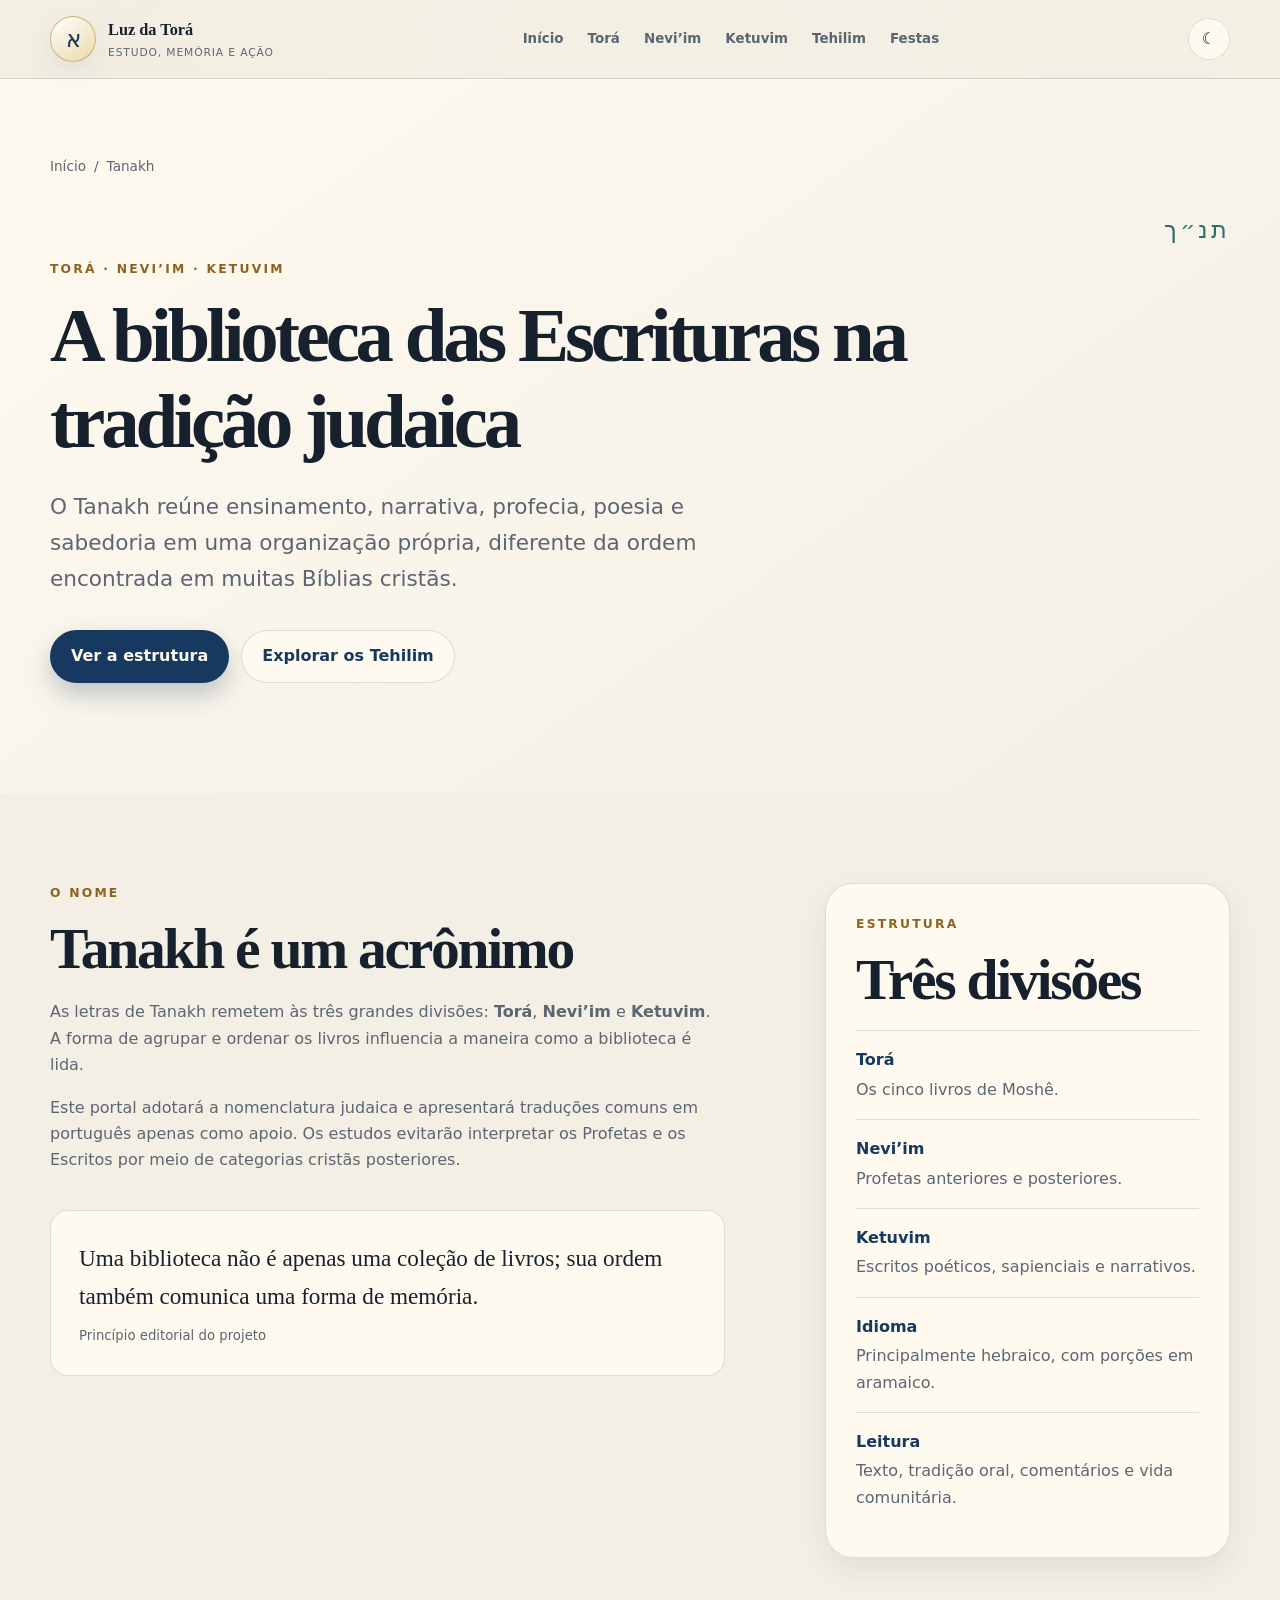
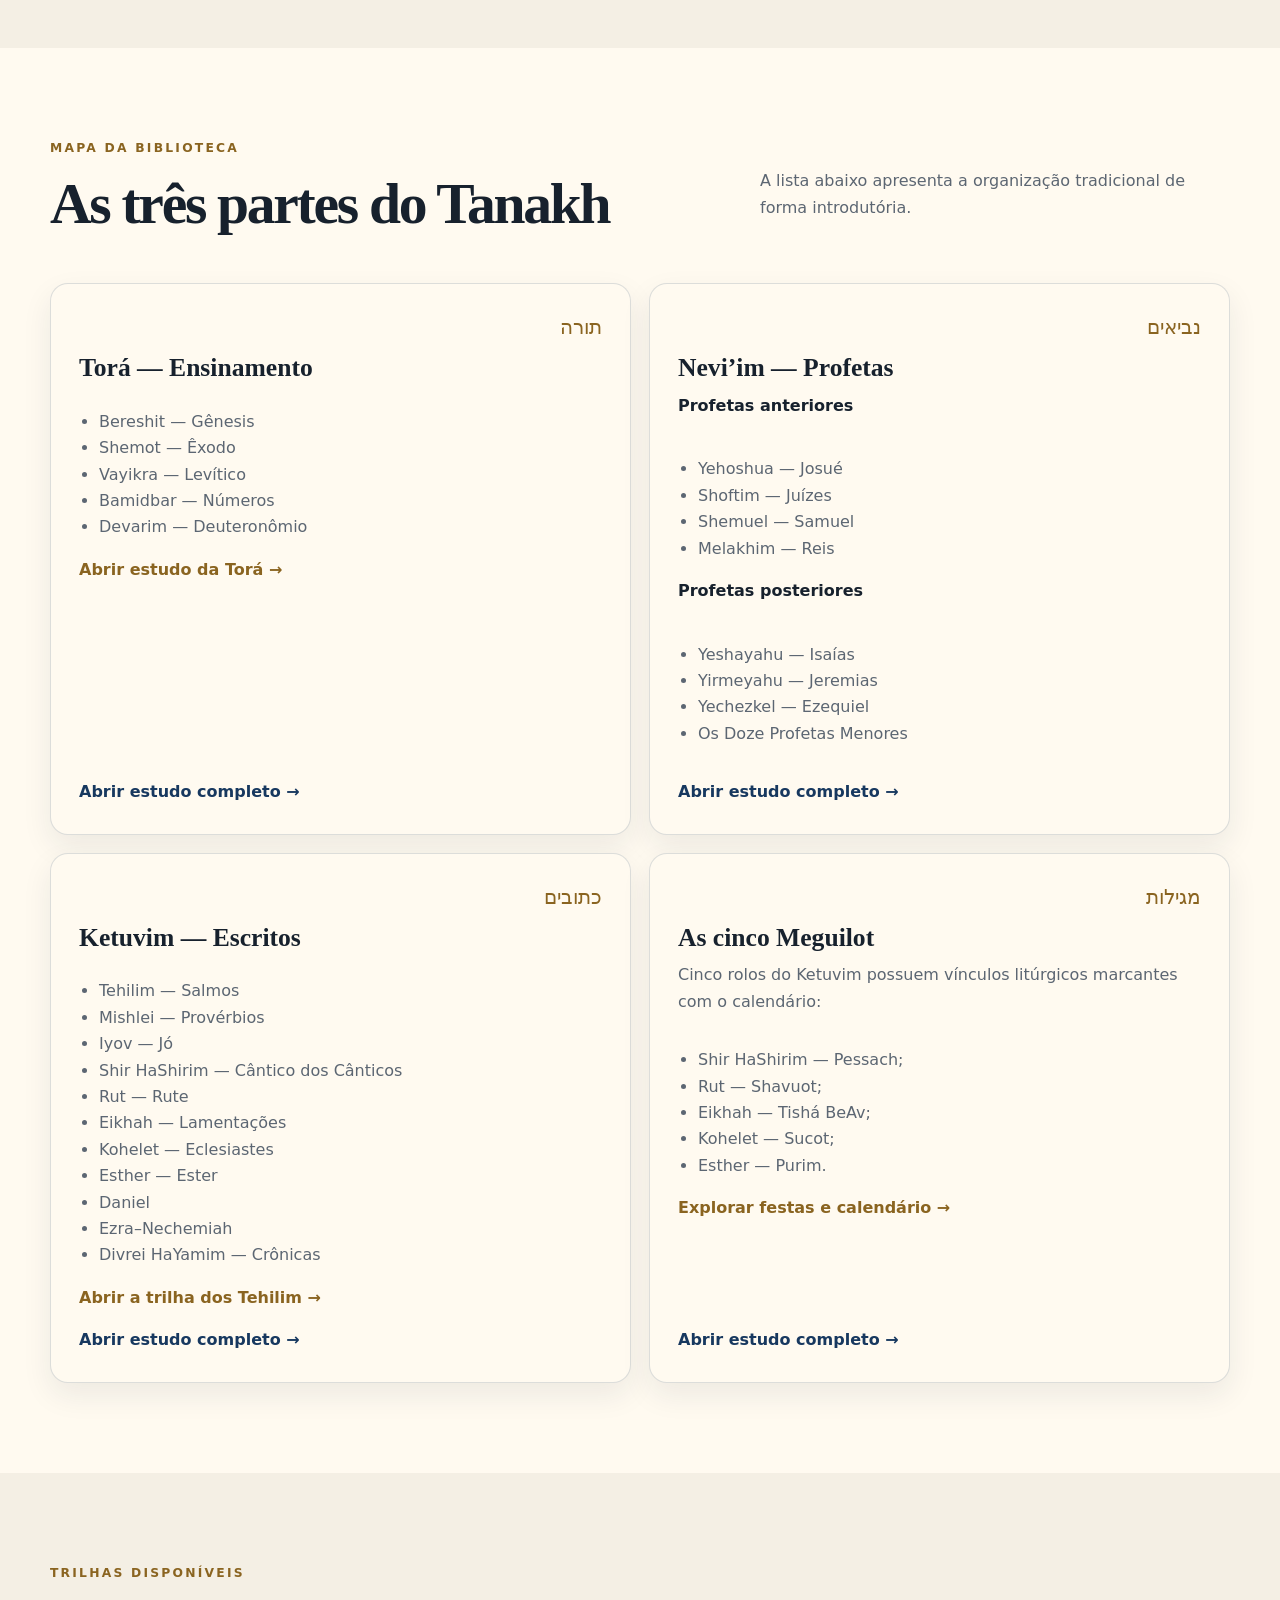
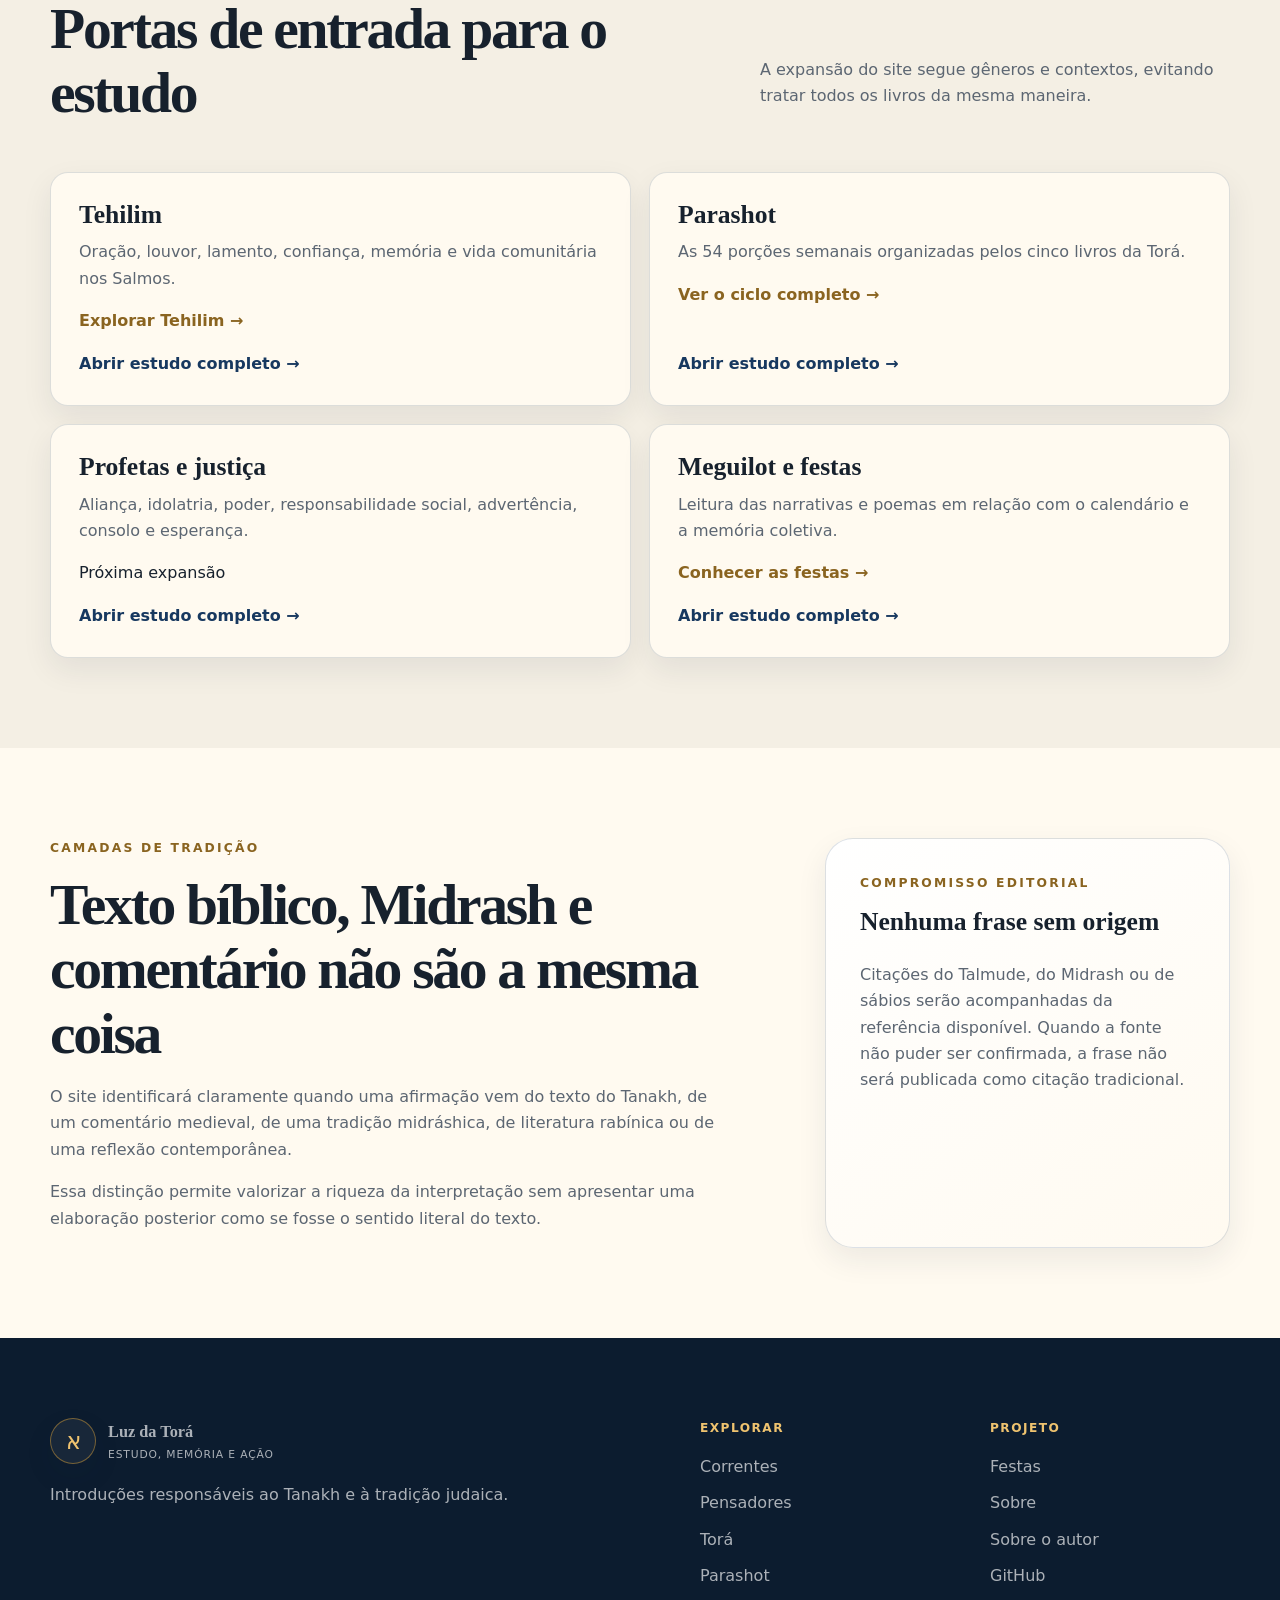
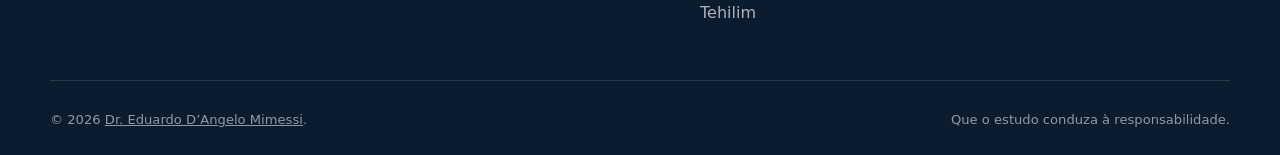
<file: docs/tanakh.html>
<!doctype html>
<html lang="pt-BR" data-theme="light">
<head>
<meta charset="utf-8"><meta name="viewport" content="width=device-width,initial-scale=1"><meta name="theme-color" content="#17385f">
<meta name="description" content="Introdução à organização judaica do Tanakh: Torá, Nevi’im e Ketuvim."><meta name="author" content="Dr. Eduardo D’Angelo Mimessi">
<meta property="og:title" content="Tanakh | Luz da Torá"><meta property="og:description" content="Torá, Profetas e Escritos na organização judaica das Escrituras."><meta property="og:type" content="article"><meta property="og:locale" content="pt_BR">
<title>Tanakh | Luz da Torá</title><link rel="manifest" href="manifest.webmanifest"><link rel="icon" href="icon.svg" type="image/svg+xml"><link rel="stylesheet" href="styles.css"><script defer src="app.js"></script>
</head>
<body>
<a class="skip-link" href="#conteudo">Ir para o conteúdo</a>
<header class="site-header"><div class="header-inner container"><a class="brand" href="index.html"><span class="brand-mark" aria-hidden="true">א</span><span><strong>Luz da Torá</strong><small>estudo, memória e ação</small></span></a><button class="menu-button" type="button" aria-controls="main-nav" aria-expanded="false"><span></span><span></span><span></span><span class="sr-only">Abrir menu</span></button><nav class="main-nav" id="main-nav"><a href="index.html">Início</a><a href="#tora">Torá</a><a href="#neviim">Nevi’im</a><a href="#ketuvim">Ketuvim</a><a href="tehilim.html">Tehilim</a><a href="festas.html">Festas</a></nav><button class="theme-button" type="button" aria-label="Alternar tema"><span class="theme-icon">☾</span></button></div></header>
<main class="reader-main" id="conteudo">
<section class="reader-hero"><div class="container"><nav class="breadcrumbs"><a href="index.html">Início</a><span>/</span><span>Tanakh</span></nav><p class="hebrew-kicker" lang="he" dir="rtl">תנ״ך</p><p class="eyebrow">Torá · Nevi’im · Ketuvim</p><h1>A biblioteca das Escrituras na tradição judaica</h1><p class="hero-lead">O Tanakh reúne ensinamento, narrativa, profecia, poesia e sabedoria em uma organização própria, diferente da ordem encontrada em muitas Bíblias cristãs.</p><div class="reader-actions"><a class="button button-primary" href="#estrutura">Ver a estrutura</a><a class="button button-secondary" href="tehilim.html">Explorar os Tehilim</a></div></div></section>
<section class="reader-section"><div class="container reader-intro-grid"><div class="reader-prose"><p class="eyebrow">O nome</p><h2>Tanakh é um acrônimo</h2><p>As letras de Tanakh remetem às três grandes divisões: <strong>Torá</strong>, <strong>Nevi’im</strong> e <strong>Ketuvim</strong>. A forma de agrupar e ordenar os livros influencia a maneira como a biblioteca é lida.</p><p>Este portal adotará a nomenclatura judaica e apresentará traduções comuns em português apenas como apoio. Os estudos evitarão interpretar os Profetas e os Escritos por meio de categorias cristãs posteriores.</p><div class="quote-panel"><blockquote>Uma biblioteca não é apenas uma coleção de livros; sua ordem também comunica uma forma de memória.</blockquote><p>Princípio editorial do projeto</p></div></div><aside class="fact-panel"><p class="eyebrow">Estrutura</p><h2>Três divisões</h2><dl class="fact-list"><div><dt>Torá</dt><dd>Os cinco livros de Moshê.</dd></div><div><dt>Nevi’im</dt><dd>Profetas anteriores e posteriores.</dd></div><div><dt>Ketuvim</dt><dd>Escritos poéticos, sapienciais e narrativos.</dd></div><div><dt>Idioma</dt><dd>Principalmente hebraico, com porções em aramaico.</dd></div><div><dt>Leitura</dt><dd>Texto, tradição oral, comentários e vida comunitária.</dd></div></dl></aside></div></section>
<section class="reader-section alt" id="estrutura"><div class="container"><div class="section-heading"><div><p class="eyebrow">Mapa da biblioteca</p><h2>As três partes do Tanakh</h2></div><p class="section-intro">A lista abaixo apresenta a organização tradicional de forma introdutória.</p></div><div class="content-grid">
<article class="content-card" id="tora"><p class="hebrew" lang="he" dir="rtl">תורה</p><h3>Torá — Ensinamento</h3><ul><li>Bereshit — Gênesis</li><li>Shemot — Êxodo</li><li>Vayikra — Levítico</li><li>Bamidbar — Números</li><li>Devarim — Deuteronômio</li></ul><a class="text-link" href="tora.html">Abrir estudo da Torá →</a></article>
<article class="content-card" id="neviim"><p class="hebrew" lang="he" dir="rtl">נביאים</p><h3>Nevi’im — Profetas</h3><h4>Profetas anteriores</h4><ul><li>Yehoshua — Josué</li><li>Shoftim — Juízes</li><li>Shemuel — Samuel</li><li>Melakhim — Reis</li></ul><h4>Profetas posteriores</h4><ul><li>Yeshayahu — Isaías</li><li>Yirmeyahu — Jeremias</li><li>Yechezkel — Ezequiel</li><li>Os Doze Profetas Menores</li></ul></article>
<article class="content-card" id="ketuvim"><p class="hebrew" lang="he" dir="rtl">כתובים</p><h3>Ketuvim — Escritos</h3><ul><li>Tehilim — Salmos</li><li>Mishlei — Provérbios</li><li>Iyov — Jó</li><li>Shir HaShirim — Cântico dos Cânticos</li><li>Rut — Rute</li><li>Eikhah — Lamentações</li><li>Kohelet — Eclesiastes</li><li>Esther — Ester</li><li>Daniel</li><li>Ezra–Nechemiah</li><li>Divrei HaYamim — Crônicas</li></ul><a class="text-link" href="tehilim.html">Abrir a trilha dos Tehilim →</a></article>
<article class="content-card"><p class="hebrew" lang="he" dir="rtl">מגילות</p><h3>As cinco Meguilot</h3><p>Cinco rolos do Ketuvim possuem vínculos litúrgicos marcantes com o calendário:</p><ul><li>Shir HaShirim — Pessach;</li><li>Rut — Shavuot;</li><li>Eikhah — Tishá BeAv;</li><li>Kohelet — Sucot;</li><li>Esther — Purim.</li></ul><a class="text-link" href="festas.html">Explorar festas e calendário →</a></article>
</div></div></section>
<section class="reader-section"><div class="container"><div class="section-heading"><div><p class="eyebrow">Trilhas disponíveis</p><h2>Portas de entrada para o estudo</h2></div><p class="section-intro">A expansão do site segue gêneros e contextos, evitando tratar todos os livros da mesma maneira.</p></div><div class="content-grid"><article class="content-card"><h3>Tehilim</h3><p>Oração, louvor, lamento, confiança, memória e vida comunitária nos Salmos.</p><a class="text-link" href="tehilim.html">Explorar Tehilim →</a></article><article class="content-card"><h3>Parashot</h3><p>As 54 porções semanais organizadas pelos cinco livros da Torá.</p><a class="text-link" href="parashot.html">Ver o ciclo completo →</a></article><article class="content-card"><h3>Profetas e justiça</h3><p>Aliança, idolatria, poder, responsabilidade social, advertência, consolo e esperança.</p><span class="status">Próxima expansão</span></article><article class="content-card"><h3>Meguilot e festas</h3><p>Leitura das narrativas e poemas em relação com o calendário e a memória coletiva.</p><a class="text-link" href="festas.html">Conhecer as festas →</a></article></div></div></section>
<section class="reader-section alt"><div class="container reader-intro-grid"><div class="reader-prose"><p class="eyebrow">Camadas de tradição</p><h2>Texto bíblico, Midrash e comentário não são a mesma coisa</h2><p>O site identificará claramente quando uma afirmação vem do texto do Tanakh, de um comentário medieval, de uma tradição midráshica, de literatura rabínica ou de uma reflexão contemporânea.</p><p>Essa distinção permite valorizar a riqueza da interpretação sem apresentar uma elaboração posterior como se fosse o sentido literal do texto.</p></div><aside class="study-card"><p class="eyebrow">Compromisso editorial</p><h3>Nenhuma frase sem origem</h3><p>Citações do Talmude, do Midrash ou de sábios serão acompanhadas da referência disponível. Quando a fonte não puder ser confirmada, a frase não será publicada como citação tradicional.</p></aside></div></section>
</main>
<footer class="site-footer"><div class="container footer-grid"><div><a class="brand footer-brand" href="index.html"><span class="brand-mark">א</span><span><strong>Luz da Torá</strong><small>estudo, memória e ação</small></span></a><p>Introduções responsáveis ao Tanakh e à tradição judaica.</p></div><nav><strong>Explorar</strong><a href="correntes.html">Correntes</a><a href="pensadores.html">Pensadores</a><a href="tora.html">Torá</a><a href="parashot.html">Parashot</a><a href="tehilim.html">Tehilim</a></nav><nav><strong>Projeto</strong><a href="festas.html">Festas</a><a href="index.html#sobre">Sobre</a><a href="autor.html">Sobre o autor</a><a href="https://github.com/edumimessi/luzdatora">GitHub</a></nav></div><div class="container footer-bottom"><p>© <span id="current-year"></span> <a href="autor.html">Dr. Eduardo D’Angelo Mimessi</a>.</p><p>Que o estudo conduza à responsabilidade.</p></div></footer>
</body></html>
</file>
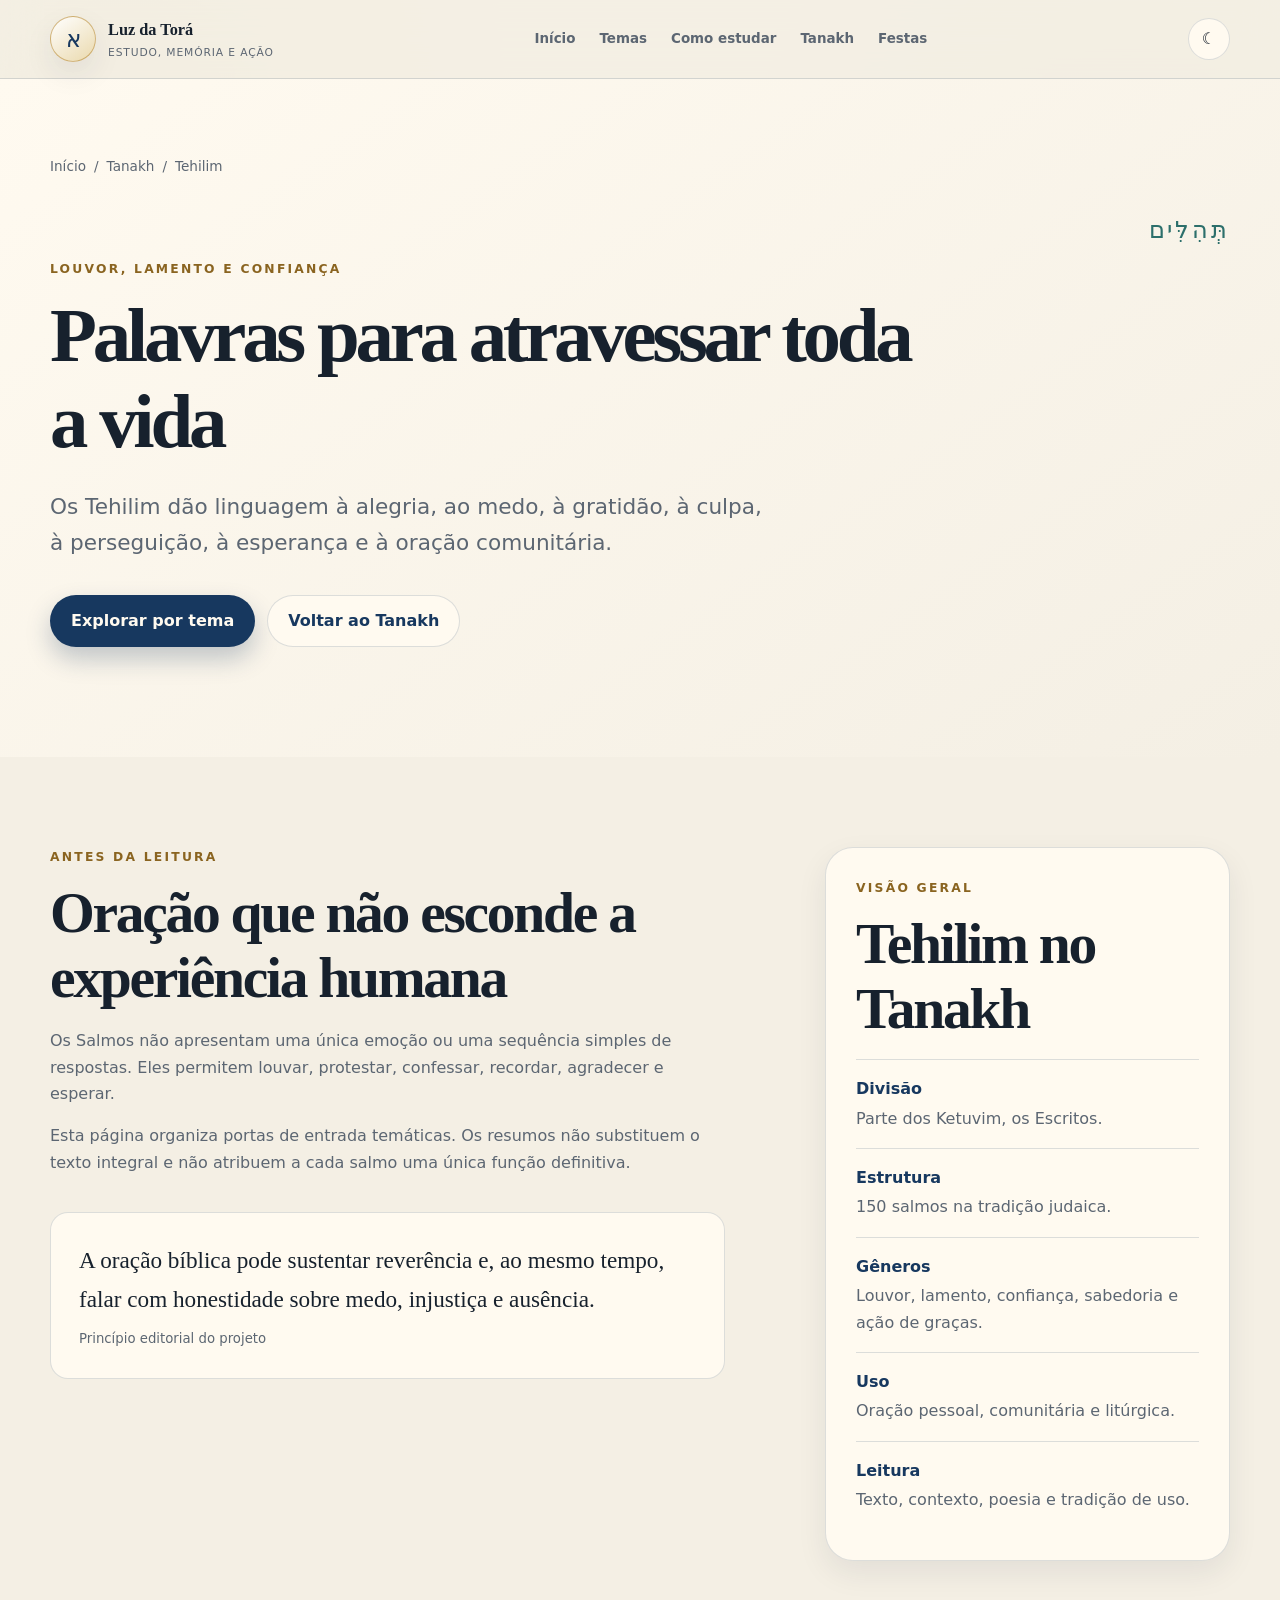
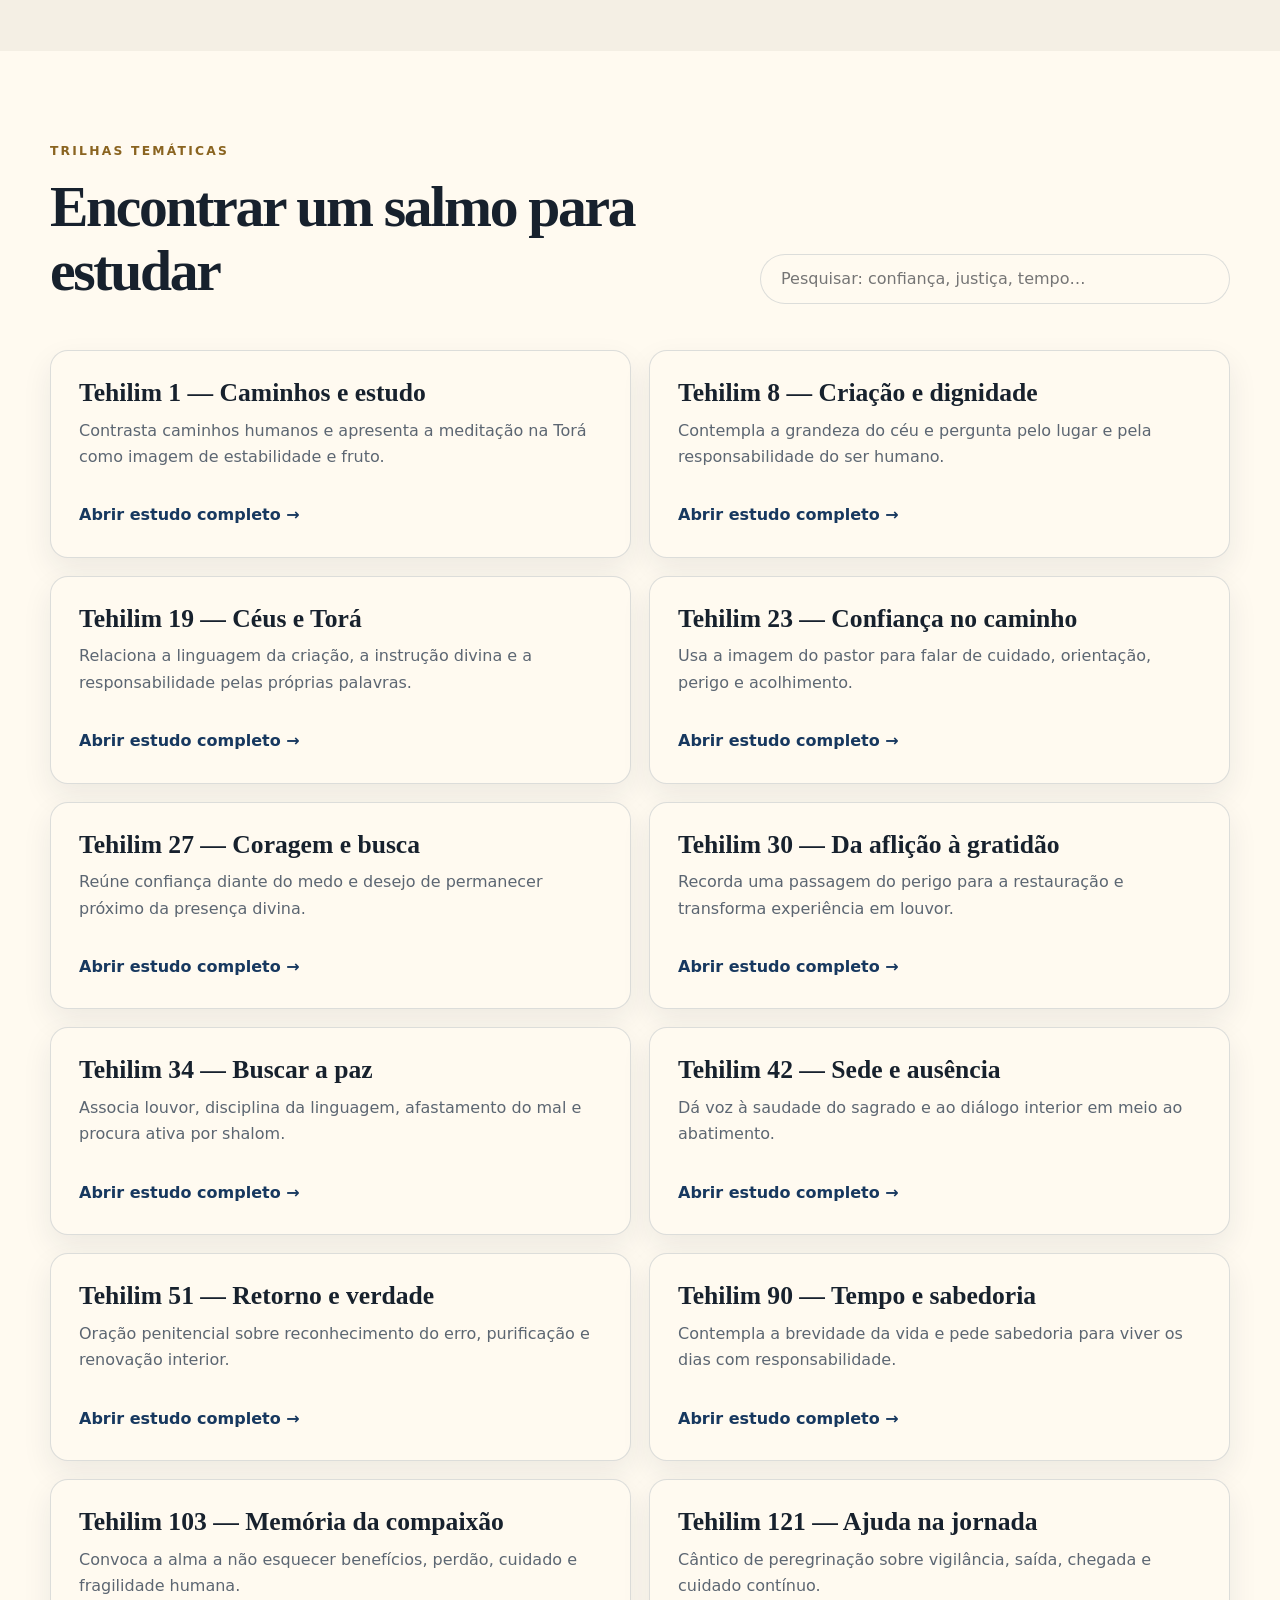
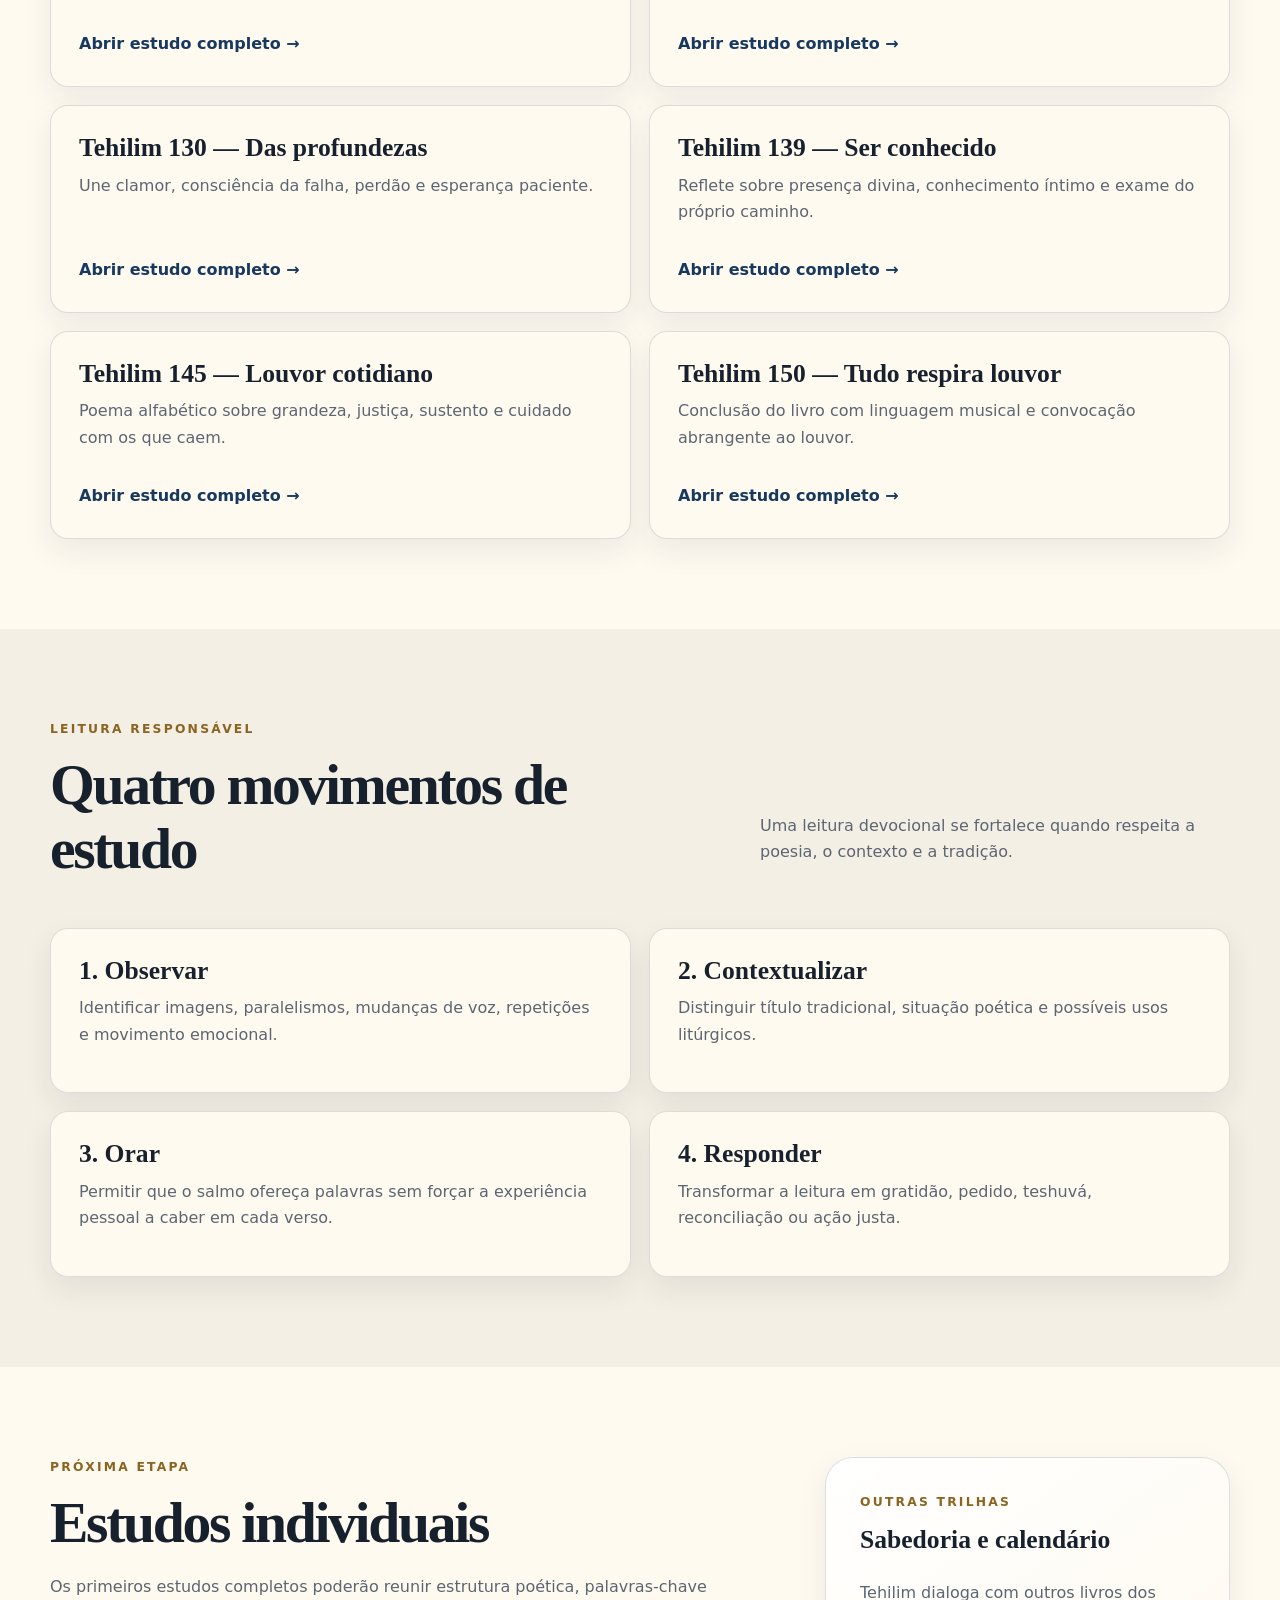
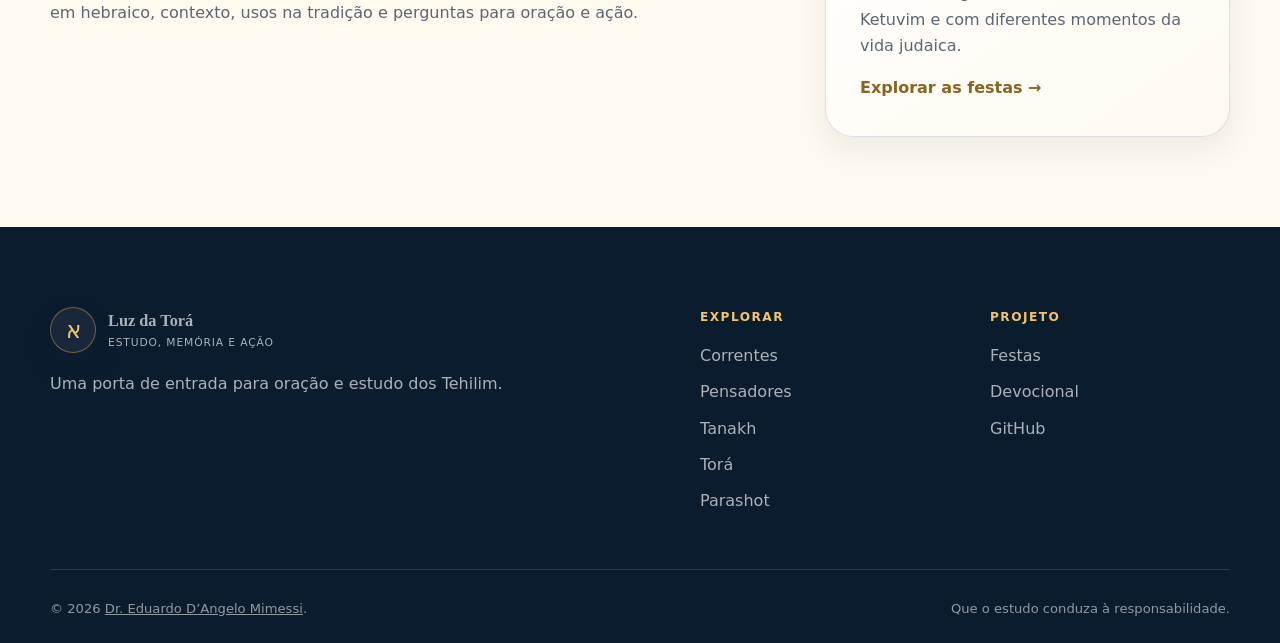
<file: docs/tehilim.html>
<!doctype html><html lang="pt-BR" data-theme="light"><head><meta charset="utf-8"><meta name="viewport" content="width=device-width,initial-scale=1"><meta name="theme-color" content="#17385f"><meta name="description" content="Introdução temática aos Tehilim, os Salmos do Tanakh."><meta name="author" content="Dr. Eduardo D’Angelo Mimessi"><meta property="og:title" content="Tehilim | Luz da Torá"><meta property="og:description" content="Oração, louvor, lamento, confiança e memória nos Salmos."><meta property="og:type" content="article"><meta property="og:locale" content="pt_BR"><title>Tehilim | Luz da Torá</title><link rel="manifest" href="manifest.webmanifest"><link rel="icon" href="icon.svg" type="image/svg+xml"><link rel="stylesheet" href="styles.css"><script defer src="app.js"></script><script defer src="catalogo.js"></script></head><body><a class="skip-link" href="#conteudo">Ir para o conteúdo</a><header class="site-header"><div class="header-inner container"><a class="brand" href="index.html"><span class="brand-mark">א</span><span><strong>Luz da Torá</strong><small>estudo, memória e ação</small></span></a><button class="menu-button" type="button" aria-controls="main-nav" aria-expanded="false"><span></span><span></span><span></span><span class="sr-only">Abrir menu</span></button><nav class="main-nav" id="main-nav"><a href="index.html">Início</a><a href="#temas">Temas</a><a href="#metodo">Como estudar</a><a href="tanakh.html">Tanakh</a><a href="festas.html">Festas</a></nav><button class="theme-button" type="button" aria-label="Alternar tema"><span class="theme-icon">☾</span></button></div></header><main class="reader-main" id="conteudo"><section class="reader-hero"><div class="container"><nav class="breadcrumbs"><a href="index.html">Início</a><span>/</span><a href="tanakh.html">Tanakh</a><span>/</span><span>Tehilim</span></nav><p class="hebrew-kicker" lang="he" dir="rtl">תְּהִלִּים</p><p class="eyebrow">Louvor, lamento e confiança</p><h1>Palavras para atravessar toda a vida</h1><p class="hero-lead">Os Tehilim dão linguagem à alegria, ao medo, à gratidão, à culpa, à perseguição, à esperança e à oração comunitária.</p><div class="reader-actions"><a class="button button-primary" href="#temas">Explorar por tema</a><a class="button button-secondary" href="tanakh.html">Voltar ao Tanakh</a></div></div></section><section class="reader-section"><div class="container reader-intro-grid"><div class="reader-prose"><p class="eyebrow">Antes da leitura</p><h2>Oração que não esconde a experiência humana</h2><p>Os Salmos não apresentam uma única emoção ou uma sequência simples de respostas. Eles permitem louvar, protestar, confessar, recordar, agradecer e esperar.</p><p>Esta página organiza portas de entrada temáticas. Os resumos não substituem o texto integral e não atribuem a cada salmo uma única função definitiva.</p><div class="quote-panel"><blockquote>A oração bíblica pode sustentar reverência e, ao mesmo tempo, falar com honestidade sobre medo, injustiça e ausência.</blockquote><p>Princípio editorial do projeto</p></div></div><aside class="fact-panel"><p class="eyebrow">Visão geral</p><h2>Tehilim no Tanakh</h2><dl class="fact-list"><div><dt>Divisão</dt><dd>Parte dos Ketuvim, os Escritos.</dd></div><div><dt>Estrutura</dt><dd>150 salmos na tradição judaica.</dd></div><div><dt>Gêneros</dt><dd>Louvor, lamento, confiança, sabedoria e ação de graças.</dd></div><div><dt>Uso</dt><dd>Oração pessoal, comunitária e litúrgica.</dd></div><div><dt>Leitura</dt><dd>Texto, contexto, poesia e tradição de uso.</dd></div></dl></aside></div></section><section class="reader-section alt" id="temas"><div class="container"><div class="section-heading"><div><p class="eyebrow">Trilhas temáticas</p><h2>Encontrar um salmo para estudar</h2></div><label class="search-field" style="border-color:var(--border);background:var(--surface)"><span class="sr-only">Pesquisar temas dos Salmos</span><input id="catalog-filter" type="search" placeholder="Pesquisar: confiança, justiça, tempo…" autocomplete="off" style="color:var(--text)"></label></div><div class="content-grid"><article class="content-card" data-filter-card data-search="salmo 1 torah caminho estudo justiça"><h3>Tehilim 1 — Caminhos e estudo</h3><p>Contrasta caminhos humanos e apresenta a meditação na Torá como imagem de estabilidade e fruto.</p></article><article class="content-card" data-filter-card data-search="salmo 8 criação dignidade humanidade"><h3>Tehilim 8 — Criação e dignidade</h3><p>Contempla a grandeza do céu e pergunta pelo lugar e pela responsabilidade do ser humano.</p></article><article class="content-card" data-filter-card data-search="salmo 19 criação torah palavras"><h3>Tehilim 19 — Céus e Torá</h3><p>Relaciona a linguagem da criação, a instrução divina e a responsabilidade pelas próprias palavras.</p></article><article class="content-card" data-filter-card data-search="salmo 23 pastor confiança medo"><h3>Tehilim 23 — Confiança no caminho</h3><p>Usa a imagem do pastor para falar de cuidado, orientação, perigo e acolhimento.</p></article><article class="content-card" data-filter-card data-search="salmo 27 coragem luz temor"><h3>Tehilim 27 — Coragem e busca</h3><p>Reúne confiança diante do medo e desejo de permanecer próximo da presença divina.</p></article><article class="content-card" data-filter-card data-search="salmo 30 gratidão cura luto alegria"><h3>Tehilim 30 — Da aflição à gratidão</h3><p>Recorda uma passagem do perigo para a restauração e transforma experiência em louvor.</p></article><article class="content-card" data-filter-card data-search="salmo 34 paz língua justiça"><h3>Tehilim 34 — Buscar a paz</h3><p>Associa louvor, disciplina da linguagem, afastamento do mal e procura ativa por shalom.</p></article><article class="content-card" data-filter-card data-search="salmo 42 saudade sede presença"><h3>Tehilim 42 — Sede e ausência</h3><p>Dá voz à saudade do sagrado e ao diálogo interior em meio ao abatimento.</p></article><article class="content-card" data-filter-card data-search="salmo 51 teshuvah arrependimento coração"><h3>Tehilim 51 — Retorno e verdade</h3><p>Oração penitencial sobre reconhecimento do erro, purificação e renovação interior.</p></article><article class="content-card" data-filter-card data-search="salmo 90 tempo finitude sabedoria"><h3>Tehilim 90 — Tempo e sabedoria</h3><p>Contempla a brevidade da vida e pede sabedoria para viver os dias com responsabilidade.</p></article><article class="content-card" data-filter-card data-search="salmo 103 misericórdia memória gratidão"><h3>Tehilim 103 — Memória da compaixão</h3><p>Convoca a alma a não esquecer benefícios, perdão, cuidado e fragilidade humana.</p></article><article class="content-card" data-filter-card data-search="salmo 121 ajuda jornada proteção"><h3>Tehilim 121 — Ajuda na jornada</h3><p>Cântico de peregrinação sobre vigilância, saída, chegada e cuidado contínuo.</p></article><article class="content-card" data-filter-card data-search="salmo 130 profundezas perdão esperança"><h3>Tehilim 130 — Das profundezas</h3><p>Une clamor, consciência da falha, perdão e esperança paciente.</p></article><article class="content-card" data-filter-card data-search="salmo 139 conhecimento presença exame"><h3>Tehilim 139 — Ser conhecido</h3><p>Reflete sobre presença divina, conhecimento íntimo e exame do próprio caminho.</p></article><article class="content-card" data-filter-card data-search="salmo 145 louvor alfabético justiça cuidado"><h3>Tehilim 145 — Louvor cotidiano</h3><p>Poema alfabético sobre grandeza, justiça, sustento e cuidado com os que caem.</p></article><article class="content-card" data-filter-card data-search="salmo 150 música louvor instrumentos"><h3>Tehilim 150 — Tudo respira louvor</h3><p>Conclusão do livro com linguagem musical e convocação abrangente ao louvor.</p></article></div><p class="empty-state" id="catalog-empty" hidden>Nenhum tema encontrado. Tente outra palavra.</p></div></section><section class="reader-section" id="metodo"><div class="container"><div class="section-heading"><div><p class="eyebrow">Leitura responsável</p><h2>Quatro movimentos de estudo</h2></div><p class="section-intro">Uma leitura devocional se fortalece quando respeita a poesia, o contexto e a tradição.</p></div><div class="content-grid"><article class="content-card"><h3>1. Observar</h3><p>Identificar imagens, paralelismos, mudanças de voz, repetições e movimento emocional.</p></article><article class="content-card"><h3>2. Contextualizar</h3><p>Distinguir título tradicional, situação poética e possíveis usos litúrgicos.</p></article><article class="content-card"><h3>3. Orar</h3><p>Permitir que o salmo ofereça palavras sem forçar a experiência pessoal a caber em cada verso.</p></article><article class="content-card"><h3>4. Responder</h3><p>Transformar a leitura em gratidão, pedido, teshuvá, reconciliação ou ação justa.</p></article></div></div></section><section class="reader-section alt"><div class="container reader-intro-grid"><div class="reader-prose"><p class="eyebrow">Próxima etapa</p><h2>Estudos individuais</h2><p>Os primeiros estudos completos poderão reunir estrutura poética, palavras-chave em hebraico, contexto, usos na tradição e perguntas para oração e ação.</p></div><aside class="study-card"><p class="eyebrow">Outras trilhas</p><h3>Sabedoria e calendário</h3><p>Tehilim dialoga com outros livros dos Ketuvim e com diferentes momentos da vida judaica.</p><a class="text-link" href="festas.html">Explorar as festas →</a></aside></div></section></main><footer class="site-footer"><div class="container footer-grid"><div><a class="brand footer-brand" href="index.html"><span class="brand-mark">א</span><span><strong>Luz da Torá</strong><small>estudo, memória e ação</small></span></a><p>Uma porta de entrada para oração e estudo dos Tehilim.</p></div><nav><strong>Explorar</strong><a href="correntes.html">Correntes</a><a href="pensadores.html">Pensadores</a><a href="tanakh.html">Tanakh</a><a href="tora.html">Torá</a><a href="parashot.html">Parashot</a></nav><nav><strong>Projeto</strong><a href="festas.html">Festas</a><a href="index.html#devocional">Devocional</a><a href="https://github.com/edumimessi/luzdatora">GitHub</a></nav></div><div class="container footer-bottom"><p>© <span id="current-year"></span> <a href="autor.html">Dr. Eduardo D’Angelo Mimessi</a>.</p><p>Que o estudo conduza à responsabilidade.</p></div></footer></body></html>
</file>
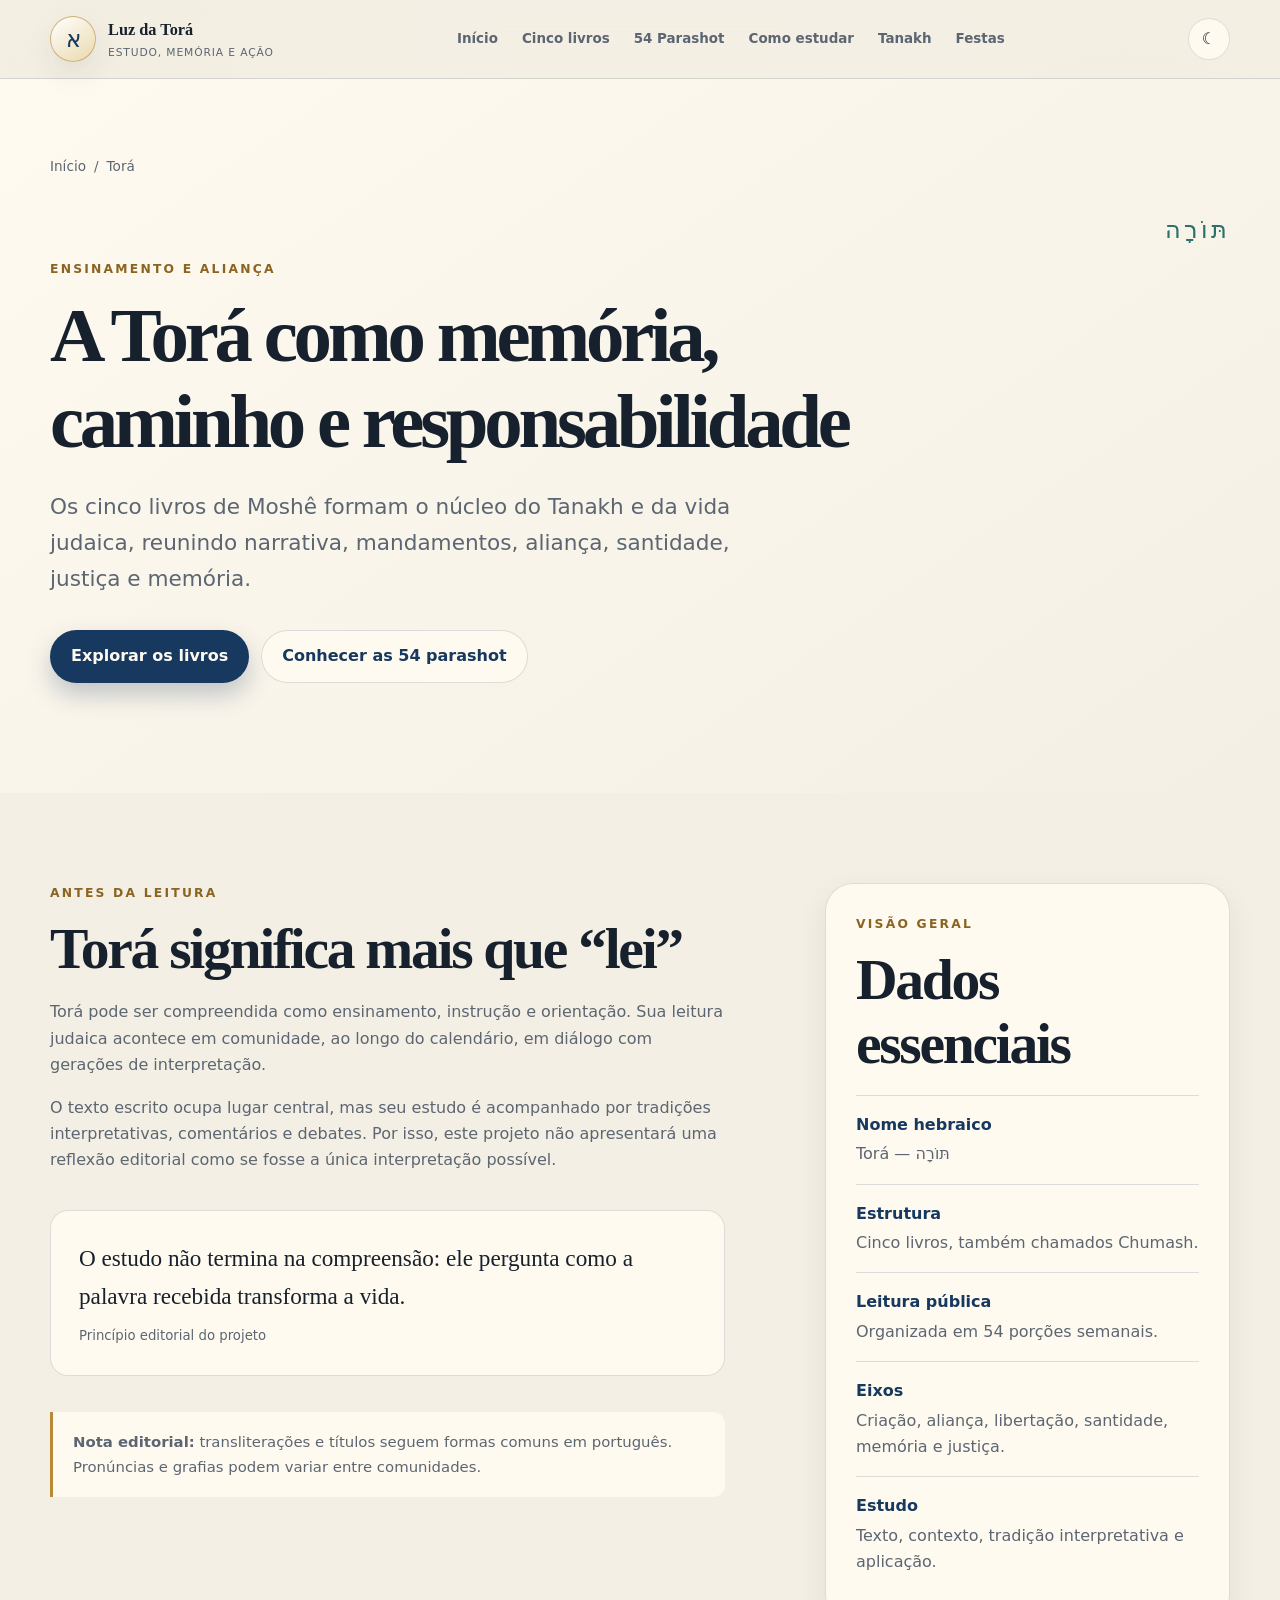
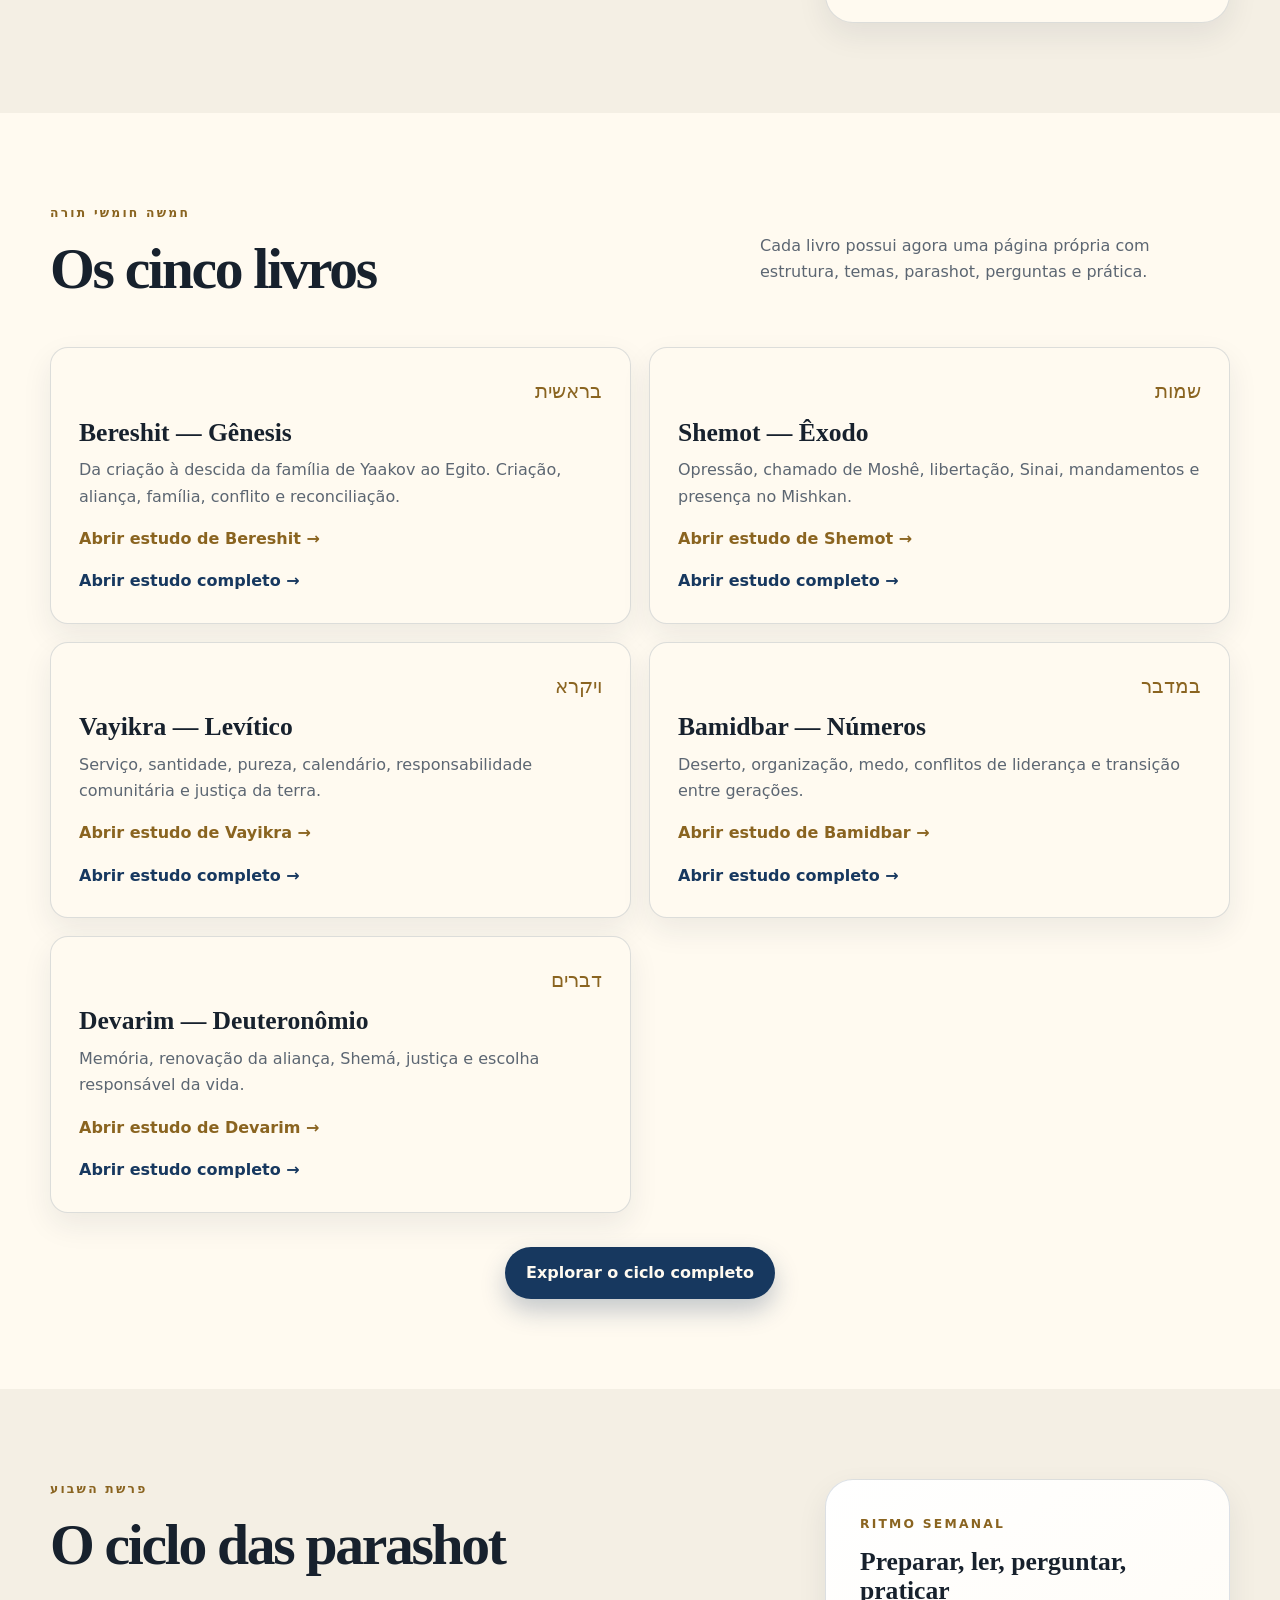
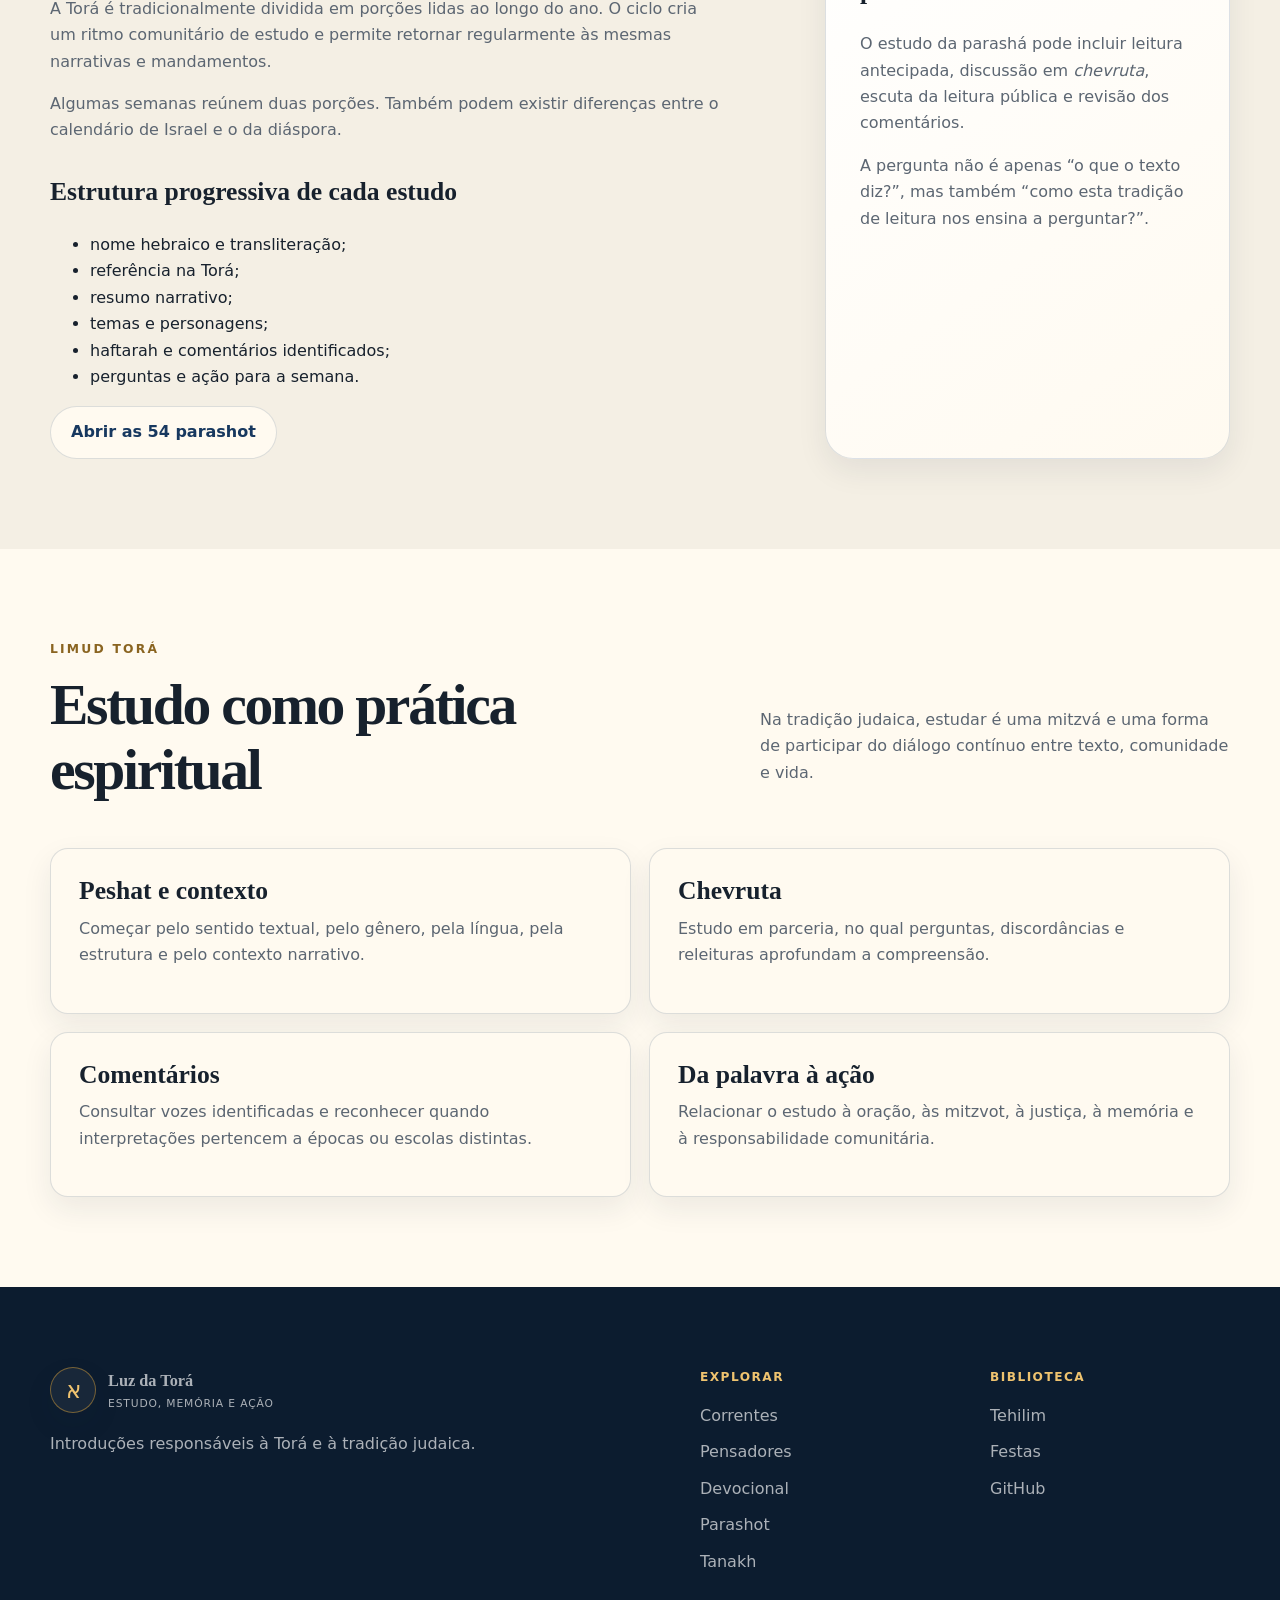
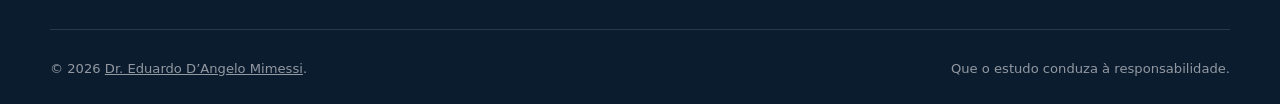
<file: docs/tora.html>
<!doctype html>
<html lang="pt-BR" data-theme="light">
<head>
<meta charset="utf-8"><meta name="viewport" content="width=device-width,initial-scale=1"><meta name="theme-color" content="#17385f">
<meta name="description" content="Introdução aos cinco livros da Torá e ao ciclo semanal das parashot."><meta name="author" content="Dr. Eduardo D’Angelo Mimessi">
<meta property="og:title" content="Torá | Luz da Torá"><meta property="og:description" content="Bereshit, Shemot, Vayikra, Bamidbar e Devarim."><meta property="og:type" content="article"><meta property="og:locale" content="pt_BR">
<title>Torá | Luz da Torá</title><link rel="manifest" href="manifest.webmanifest"><link rel="icon" href="icon.svg" type="image/svg+xml"><link rel="stylesheet" href="styles.css"><script defer src="app.js"></script>
</head>
<body>
<a class="skip-link" href="#conteudo">Ir para o conteúdo</a>
<header class="site-header"><div class="header-inner container"><a class="brand" href="index.html"><span class="brand-mark" aria-hidden="true">א</span><span><strong>Luz da Torá</strong><small>estudo, memória e ação</small></span></a><button class="menu-button" type="button" aria-controls="main-nav" aria-expanded="false"><span></span><span></span><span></span><span class="sr-only">Abrir menu</span></button><nav class="main-nav" id="main-nav"><a href="index.html">Início</a><a href="#livros">Cinco livros</a><a href="parashot.html">54 Parashot</a><a href="#estudo">Como estudar</a><a href="tanakh.html">Tanakh</a><a href="festas.html">Festas</a></nav><button class="theme-button" type="button" aria-label="Alternar tema"><span class="theme-icon">☾</span></button></div></header>
<main class="reader-main" id="conteudo">
<section class="reader-hero"><div class="container"><nav class="breadcrumbs"><a href="index.html">Início</a><span>/</span><span>Torá</span></nav><p class="hebrew-kicker" lang="he" dir="rtl">תּוֹרָה</p><p class="eyebrow">Ensinamento e aliança</p><h1>A Torá como memória, caminho e responsabilidade</h1><p class="hero-lead">Os cinco livros de Moshê formam o núcleo do Tanakh e da vida judaica, reunindo narrativa, mandamentos, aliança, santidade, justiça e memória.</p><div class="reader-actions"><a class="button button-primary" href="#livros">Explorar os livros</a><a class="button button-secondary" href="parashot.html">Conhecer as 54 parashot</a></div></div></section>
<section class="reader-section"><div class="container reader-intro-grid"><div class="reader-prose"><p class="eyebrow">Antes da leitura</p><h2>Torá significa mais que “lei”</h2><p>Torá pode ser compreendida como ensinamento, instrução e orientação. Sua leitura judaica acontece em comunidade, ao longo do calendário, em diálogo com gerações de interpretação.</p><p>O texto escrito ocupa lugar central, mas seu estudo é acompanhado por tradições interpretativas, comentários e debates. Por isso, este projeto não apresentará uma reflexão editorial como se fosse a única interpretação possível.</p><div class="quote-panel"><blockquote>O estudo não termina na compreensão: ele pergunta como a palavra recebida transforma a vida.</blockquote><p>Princípio editorial do projeto</p></div><p class="notice"><strong>Nota editorial:</strong> transliterações e títulos seguem formas comuns em português. Pronúncias e grafias podem variar entre comunidades.</p></div><aside class="fact-panel"><p class="eyebrow">Visão geral</p><h2>Dados essenciais</h2><dl class="fact-list"><div><dt>Nome hebraico</dt><dd>Torá — תּוֹרָה</dd></div><div><dt>Estrutura</dt><dd>Cinco livros, também chamados Chumash.</dd></div><div><dt>Leitura pública</dt><dd>Organizada em 54 porções semanais.</dd></div><div><dt>Eixos</dt><dd>Criação, aliança, libertação, santidade, memória e justiça.</dd></div><div><dt>Estudo</dt><dd>Texto, contexto, tradição interpretativa e aplicação.</dd></div></dl></aside></div></section>
<section class="reader-section alt" id="livros"><div class="container"><div class="section-heading"><div><p class="eyebrow">חמשה חומשי תורה</p><h2>Os cinco livros</h2></div><p class="section-intro">Cada livro possui agora uma página própria com estrutura, temas, parashot, perguntas e prática.</p></div><div class="content-grid">
<article class="content-card" id="bereshit"><p class="hebrew" lang="he" dir="rtl">בראשית</p><h3>Bereshit — Gênesis</h3><p>Da criação à descida da família de Yaakov ao Egito. Criação, aliança, família, conflito e reconciliação.</p><a class="text-link" href="livro.html?livro=bereshit">Abrir estudo de Bereshit →</a></article>
<article class="content-card" id="shemot"><p class="hebrew" lang="he" dir="rtl">שמות</p><h3>Shemot — Êxodo</h3><p>Opressão, chamado de Moshê, libertação, Sinai, mandamentos e presença no Mishkan.</p><a class="text-link" href="livro.html?livro=shemot">Abrir estudo de Shemot →</a></article>
<article class="content-card" id="vayikra"><p class="hebrew" lang="he" dir="rtl">ויקרא</p><h3>Vayikra — Levítico</h3><p>Serviço, santidade, pureza, calendário, responsabilidade comunitária e justiça da terra.</p><a class="text-link" href="livro.html?livro=vayikra">Abrir estudo de Vayikra →</a></article>
<article class="content-card" id="bamidbar"><p class="hebrew" lang="he" dir="rtl">במדבר</p><h3>Bamidbar — Números</h3><p>Deserto, organização, medo, conflitos de liderança e transição entre gerações.</p><a class="text-link" href="livro.html?livro=bamidbar">Abrir estudo de Bamidbar →</a></article>
<article class="content-card" id="devarim"><p class="hebrew" lang="he" dir="rtl">דברים</p><h3>Devarim — Deuteronômio</h3><p>Memória, renovação da aliança, Shemá, justiça e escolha responsável da vida.</p><a class="text-link" href="livro.html?livro=devarim">Abrir estudo de Devarim →</a></article>
</div><div class="center-action"><a class="button button-primary" href="parashot.html">Explorar o ciclo completo</a></div></div></section>
<section class="reader-section" id="parashot"><div class="container reader-intro-grid"><div class="reader-prose"><p class="eyebrow">פרשת השבוע</p><h2>O ciclo das parashot</h2><p>A Torá é tradicionalmente dividida em porções lidas ao longo do ano. O ciclo cria um ritmo comunitário de estudo e permite retornar regularmente às mesmas narrativas e mandamentos.</p><p>Algumas semanas reúnem duas porções. Também podem existir diferenças entre o calendário de Israel e o da diáspora.</p><h3>Estrutura progressiva de cada estudo</h3><ul><li>nome hebraico e transliteração;</li><li>referência na Torá;</li><li>resumo narrativo;</li><li>temas e personagens;</li><li>haftarah e comentários identificados;</li><li>perguntas e ação para a semana.</li></ul><a class="button button-secondary" href="parashot.html">Abrir as 54 parashot</a></div><aside class="study-card"><p class="eyebrow">Ritmo semanal</p><h3>Preparar, ler, perguntar, praticar</h3><p>O estudo da parashá pode incluir leitura antecipada, discussão em <em>chevruta</em>, escuta da leitura pública e revisão dos comentários.</p><p>A pergunta não é apenas “o que o texto diz?”, mas também “como esta tradição de leitura nos ensina a perguntar?”.</p></aside></div></section>
<section class="reader-section alt" id="estudo"><div class="container"><div class="section-heading"><div><p class="eyebrow">Limud Torá</p><h2>Estudo como prática espiritual</h2></div><p class="section-intro">Na tradição judaica, estudar é uma mitzvá e uma forma de participar do diálogo contínuo entre texto, comunidade e vida.</p></div><div class="content-grid"><article class="content-card"><h3>Peshat e contexto</h3><p>Começar pelo sentido textual, pelo gênero, pela língua, pela estrutura e pelo contexto narrativo.</p></article><article class="content-card"><h3>Chevruta</h3><p>Estudo em parceria, no qual perguntas, discordâncias e releituras aprofundam a compreensão.</p></article><article class="content-card"><h3>Comentários</h3><p>Consultar vozes identificadas e reconhecer quando interpretações pertencem a épocas ou escolas distintas.</p></article><article class="content-card"><h3>Da palavra à ação</h3><p>Relacionar o estudo à oração, às mitzvot, à justiça, à memória e à responsabilidade comunitária.</p></article></div></div></section>
</main>
<footer class="site-footer"><div class="container footer-grid"><div><a class="brand footer-brand" href="index.html"><span class="brand-mark">א</span><span><strong>Luz da Torá</strong><small>estudo, memória e ação</small></span></a><p>Introduções responsáveis à Torá e à tradição judaica.</p></div><nav><strong>Explorar</strong><a href="correntes.html">Correntes</a><a href="pensadores.html">Pensadores</a><a href="index.html#devocional">Devocional</a><a href="parashot.html">Parashot</a><a href="tanakh.html">Tanakh</a></nav><nav><strong>Biblioteca</strong><a href="tehilim.html">Tehilim</a><a href="festas.html">Festas</a><a href="https://github.com/edumimessi/luzdatora">GitHub</a></nav></div><div class="container footer-bottom"><p>© <span id="current-year"></span> <a href="autor.html">Dr. Eduardo D’Angelo Mimessi</a>.</p><p>Que o estudo conduza à responsabilidade.</p></div></footer>
</body></html>
</file>
<file: docs/styles.css>
:root{--bg:#f4efe4;--surface:#fffaf0;--surface-strong:#fff;--text:#17212d;--muted:#5c6672;--primary:#17385f;--primary-dark:#0d243f;--accent:#b88a38;--accent-strong:#8a6420;--on-primary:#fffaf0;--surface-deep:#0d243f;--label:#8a6420;--accent-soft:#ead9ad;--teal:#2c6f6b;--border:rgba(23,56,95,.15);--shadow:0 24px 60px rgba(21,41,63,.12);--shadow-soft:0 12px 30px rgba(21,41,63,.08);--radius-lg:28px;--radius-md:18px;--radius-sm:12px;--container:1180px;--serif:Georgia,"Times New Roman",serif;--sans:Inter,ui-sans-serif,system-ui,-apple-system,BlinkMacSystemFont,"Segoe UI",sans-serif}html[data-theme="dark"]{--bg:#0f1721;--surface:#172331;--surface-strong:#1c2a39;--text:#f5ecd8;--muted:#bdc4ca;--primary:#a9c9ef;--primary-dark:#d8e8fb;--accent:#e5bc69;--accent-strong:#e5bc69;--on-primary:#0f1721;--surface-deep:#101c28;--label:#e8c987;--accent-soft:#493e29;--teal:#75b9b3;--border:rgba(244,235,217,.13);--shadow:0 24px 60px rgba(0,0,0,.35);--shadow-soft:0 12px 30px rgba(0,0,0,.24)}*{box-sizing:border-box}html{scroll-behavior:smooth;scroll-padding-top:90px}body{margin:0;min-width:320px;background:var(--bg);color:var(--text);font-family:var(--sans);line-height:1.65;transition:background-color .25s ease,color .25s ease}body:before{content:"";position:fixed;inset:0;z-index:-2;pointer-events:none;background:radial-gradient(circle at 10% 12%,rgba(184,138,56,.1),transparent 28%),radial-gradient(circle at 88% 24%,rgba(44,111,107,.09),transparent 30%)}button,input{font:inherit}button,a{-webkit-tap-highlight-color:transparent}a{color:inherit}h1,h2,h3,h4,p{margin-top:0}h1,h2,h3{font-family:var(--serif);font-weight:600;line-height:1.12}h1{max-width:780px;margin-bottom:24px;font-size:clamp(3.1rem,7vw,6.5rem);letter-spacing:-.055em}h1 em{color:var(--primary);font-weight:500}h2{margin-bottom:18px;font-size:clamp(2.2rem,4.5vw,4.15rem);letter-spacing:-.04em}h3{font-size:clamp(1.35rem,2vw,1.82rem)}p{color:var(--muted)}.container{width:min(calc(100% - 40px),var(--container));margin-inline:auto}.section{padding:108px 0}.eyebrow{margin-bottom:14px;color:var(--accent-strong);font-size:.77rem;font-weight:800;letter-spacing:.18em;text-transform:uppercase}.hebrew-kicker{margin-bottom:8px;color:var(--teal);font-family:var(--serif);font-size:clamp(1.1rem,2vw,1.5rem);letter-spacing:.12em}.hebrew{color:var(--accent-strong);font-family:var(--serif);font-size:1.22rem}.sr-only{position:absolute;width:1px;height:1px;padding:0;margin:-1px;overflow:hidden;clip:rect(0,0,0,0);white-space:nowrap;border:0}.skip-link{position:fixed;top:12px;left:12px;z-index:999;padding:10px 14px;border-radius:8px;background:var(--surface-deep);color:#fff8e9;transform:translateY(-160%);transition:transform .2s}.skip-link:focus{transform:translateY(0)}.site-header{position:sticky;top:0;z-index:50;border-bottom:1px solid var(--border);background:color-mix(in srgb,var(--bg) 88%,transparent);backdrop-filter:blur(18px)}.header-inner{display:grid;grid-template-columns:auto 1fr auto;align-items:center;gap:24px;min-height:78px}.brand{display:inline-flex;align-items:center;gap:12px;text-decoration:none}.brand-mark{display:grid;place-items:center;width:46px;height:46px;border:1px solid color-mix(in srgb,var(--accent) 60%,transparent);border-radius:50%;background:linear-gradient(145deg,var(--surface-strong),var(--accent-soft));color:var(--primary);font-family:var(--serif);font-size:1.45rem;box-shadow:var(--shadow-soft)}.brand span:last-child{display:grid}.brand strong{font-family:var(--serif);font-size:1.02rem}.brand small{color:var(--muted);font-size:.67rem;letter-spacing:.08em;text-transform:uppercase}.main-nav{display:flex;justify-content:center;gap:4px}.main-nav a{padding:8px 10px;border-radius:999px;color:var(--muted);font-size:.84rem;font-weight:750;text-decoration:none;transition:.2s}.main-nav a:hover,.main-nav a:focus-visible{background:var(--surface);color:var(--primary)}.theme-button,.menu-button{border:1px solid var(--border);background:var(--surface);color:var(--text);cursor:pointer}.theme-button{display:grid;place-items:center;width:42px;height:42px;border-radius:50%}.menu-button{display:none}.hero{position:relative;overflow:hidden;min-height:calc(100vh - 78px);padding:88px 0 78px}.hero-pattern{position:absolute;inset:0;z-index:-1;opacity:.42;background-image:linear-gradient(30deg,transparent 48%,rgba(184,138,56,.11) 49%,rgba(184,138,56,.11) 51%,transparent 52%),linear-gradient(-30deg,transparent 48%,rgba(23,56,95,.06) 49%,rgba(23,56,95,.06) 51%,transparent 52%);background-size:72px 124px;mask-image:linear-gradient(to bottom,black,transparent 88%)}.hero-grid{display:grid;grid-template-columns:minmax(0,1.32fr) minmax(300px,.68fr);align-items:center;gap:clamp(48px,8vw,108px)}.hero-lead{max-width:720px;margin-bottom:34px;font-size:clamp(1.08rem,1.8vw,1.35rem)}.hero-actions,.reader-actions{display:flex;flex-wrap:wrap;gap:12px;margin-bottom:34px}.button{display:inline-flex;align-items:center;justify-content:center;min-height:48px;padding:12px 20px;border:1px solid transparent;border-radius:999px;font-weight:800;text-decoration:none;cursor:pointer;transition:transform .2s,box-shadow .2s,background-color .2s}.button:hover{transform:translateY(-2px)}.button-primary{background:var(--primary);color:var(--on-primary);box-shadow:0 12px 24px color-mix(in srgb,var(--primary) 25%,transparent)}.button-primary:hover{background:var(--primary-dark)}.button-secondary{border-color:var(--border);background:var(--surface);color:var(--primary)}.button-ghost{background:transparent;color:var(--muted)}.hero-principles{display:flex;flex-wrap:wrap;gap:10px 24px;padding:0;margin:0;color:var(--muted);font-size:.85rem;font-weight:700;list-style:none}.hero-principles li:before{content:"✦";margin-right:8px;color:var(--accent)}.hero-card{position:relative;padding:42px;overflow:hidden;border:1px solid var(--border);border-radius:var(--radius-lg);background:linear-gradient(145deg,var(--surface-strong),var(--surface));box-shadow:var(--shadow)}.hero-card:after{content:"";position:absolute;right:-44px;bottom:-44px;width:175px;height:175px;border:1px solid var(--accent-soft);border-radius:50%;box-shadow:0 0 0 18px transparent,0 0 0 19px var(--accent-soft),0 0 0 37px transparent,0 0 0 38px var(--accent-soft);opacity:.45}.scroll-symbol{display:grid;place-items:center;width:104px;height:74px;margin-bottom:30px;border:1px solid var(--accent);border-radius:12px;background:var(--surface);color:var(--primary);font-family:var(--serif);font-size:1.6rem;box-shadow:0 0 0 8px var(--surface),0 0 0 9px var(--accent-soft)}.hero-card blockquote{position:relative;z-index:1;margin:0 0 14px;font-family:var(--serif);font-size:clamp(1.5rem,3vw,2.2rem);line-height:1.35}.reference,.verse-reference{color:var(--muted);font-size:.82rem;font-weight:700}.hero-note{position:relative;z-index:1;margin:24px 0 0;padding-top:20px;border-top:1px solid var(--border)}.section-heading{display:grid;grid-template-columns:1fr minmax(260px,470px);align-items:end;gap:40px;margin-bottom:46px}.section-heading h2{margin-bottom:0}.devotional-section{background:var(--surface)}.devotional-card{overflow:hidden;border:1px solid var(--border);border-radius:var(--radius-lg);background:var(--surface-strong);box-shadow:var(--shadow-soft)}.devotional-meta{display:flex;align-items:center;justify-content:space-between;gap:20px;padding:18px 28px;border-bottom:1px solid var(--border);color:var(--muted);font-size:.84rem;font-weight:700}.tag{display:inline-flex;width:fit-content;padding:6px 11px;border-radius:999px;background:var(--accent-soft);color:var(--primary-dark);font-size:.72rem;font-weight:800;letter-spacing:.05em;text-transform:uppercase}.devotional-content{padding:clamp(28px,5vw,60px)}.devotional-kicker{margin-bottom:10px;color:var(--teal);font-size:.78rem;font-weight:800;letter-spacing:.14em;text-transform:uppercase}.devotional-content>h3{max-width:780px;margin-bottom:24px;font-size:clamp(2rem,4vw,3.55rem)}.devotional-content>blockquote{max-width:920px;padding-left:24px;margin:0 0 10px;border-left:3px solid var(--accent);color:var(--text);font-family:var(--serif);font-size:clamp(1.25rem,2.7vw,2rem);font-style:italic}.devotional-grid{display:grid;grid-template-columns:repeat(2,minmax(0,1fr));gap:30px 46px;margin-top:42px}.devotional-grid h4{margin-bottom:8px;color:var(--primary);font-size:.82rem;letter-spacing:.13em;text-transform:uppercase}.devotional-grid p{margin-bottom:0}.devotional-actions{display:flex;gap:10px;padding:20px 28px;border-top:1px solid var(--border);background:color-mix(in srgb,var(--surface) 75%,transparent)}.books-grid{display:grid;grid-template-columns:repeat(5,minmax(0,1fr));gap:16px}.book-card{display:flex;flex-direction:column;min-height:350px;padding:26px;border:1px solid var(--border);border-radius:var(--radius-md);background:var(--surface);text-decoration:none;box-shadow:var(--shadow-soft);transition:transform .2s,border-color .2s}.book-card:hover{transform:translateY(-5px);border-color:var(--accent)}.book-card>span{color:var(--accent-strong);font-family:var(--serif);font-size:1.5rem}.book-card .hebrew{margin:28px 0 8px;font-size:1.45rem}.book-card h3{margin-bottom:12px}.book-card p:last-child{margin-bottom:0}.center-action{display:flex;justify-content:center;margin-top:34px}.tanakh-section{background:var(--surface-deep);color:#fff8e9}.tanakh-layout{display:grid;grid-template-columns:minmax(260px,.72fr) minmax(0,1.28fr);gap:clamp(50px,8vw,110px);align-items:start}.tanakh-intro{position:sticky;top:116px}.tanakh-section h2,.tanakh-section h3{color:#fff}.tanakh-section p{color:rgba(255,255,255,.72)}.tanakh-section .card-open-link,.tanakh-section .text-link,.tanakh-section .hebrew,.tanakh-section .card-label{color:#e8c987!important}.text-link{display:inline-flex;gap:10px;color:var(--accent-strong);font-weight:800;text-decoration:none}.tanakh-grid{display:grid;gap:16px}.tanakh-grid article{padding:30px;border:1px solid rgba(255,255,255,.15);border-radius:var(--radius-md);background:rgba(255,255,255,.07)}.tanakh-grid article>.hebrew{font-size:1.7rem}.card-label{margin:16px 0 6px;color:var(--label)!important;font-size:.72rem;font-weight:800;letter-spacing:.12em;text-transform:uppercase}.parashah-grid{display:grid;grid-template-columns:minmax(0,1.15fr) minmax(280px,.85fr);gap:clamp(48px,8vw,100px);align-items:start}.notice{padding:18px 20px;border-left:3px solid var(--accent);border-radius:0 var(--radius-sm) var(--radius-sm) 0;background:var(--surface);font-size:.93rem}.study-card{padding:34px;border:1px solid var(--border);border-radius:var(--radius-lg);background:linear-gradient(145deg,var(--surface-strong),var(--surface));box-shadow:var(--shadow-soft)}.study-card dl{margin:22px 0 0}.study-card dl div{padding:14px 0;border-top:1px solid var(--border)}.study-card dt{color:var(--primary);font-family:var(--serif);font-weight:700}.study-card dd{margin:3px 0 0;color:var(--muted)}.concepts-section{background:var(--surface)}.concept-grid{display:grid;grid-template-columns:repeat(4,minmax(0,1fr));gap:16px}.concept-grid article{padding:26px;border:1px solid var(--border);border-radius:var(--radius-md);background:var(--surface-strong)}.concept-grid article>span{color:var(--accent-strong);font-family:var(--serif);font-size:1.4rem}.concept-grid h3{margin:24px 0 8px}.concept-grid p{margin-bottom:0}.action-card,.about-card{display:grid;grid-template-columns:.85fr 1.15fr;gap:60px;padding:clamp(30px,6vw,70px);border:1px solid var(--border);border-radius:var(--radius-lg);background:linear-gradient(145deg,var(--surface-strong),var(--surface));box-shadow:var(--shadow-soft)}.action-card h2,.about-card h2{margin-bottom:0}.action-card p:last-child,.about-card p:last-child{margin-bottom:0}.about-section{padding-top:50px}.site-footer{padding:80px 0 24px;background:#0c1c2f;color:#f8ecdc}.footer-grid{display:grid;grid-template-columns:1.5fr .6fr .6fr;gap:50px}.footer-brand{margin-bottom:18px}.footer-brand .brand-mark{background:rgba(255,255,255,.05);color:#efc36f}.footer-grid p,.footer-grid a,.footer-brand small{color:rgba(255,255,255,.66)}.footer-grid nav{display:grid;align-content:start;gap:10px}.footer-grid nav strong{margin-bottom:6px;color:#efc36f;font-size:.76rem;letter-spacing:.12em;text-transform:uppercase}.footer-grid nav a{text-decoration:none}.footer-grid nav a:hover{color:white}.footer-bottom{display:flex;justify-content:space-between;gap:30px;padding-top:28px;margin-top:54px;border-top:1px solid rgba(255,255,255,.12)}.footer-bottom p{margin:0;color:rgba(255,255,255,.55);font-size:.82rem}.toast{position:fixed;right:24px;bottom:24px;z-index:100;padding:13px 18px;border-radius:999px;background:var(--surface-deep);color:#fff8e9;box-shadow:var(--shadow);opacity:0;transform:translateY(16px);pointer-events:none;transition:.2s}.toast.is-visible{opacity:1;transform:translateY(0)}.reader-main{min-height:70vh}.reader-hero{padding:76px 0;background:linear-gradient(145deg,var(--surface),var(--bg))}.reader-hero h1{max-width:900px;font-size:clamp(2.8rem,6vw,5.5rem)}.breadcrumbs{display:flex;flex-wrap:wrap;gap:8px;margin-bottom:34px;color:var(--muted);font-size:.85rem}.breadcrumbs a{text-decoration:none}.reader-section{padding:90px 0}.reader-section.alt{background:var(--surface)}.reader-intro-grid{display:grid;grid-template-columns:minmax(0,1.25fr) minmax(280px,.75fr);gap:clamp(45px,8vw,100px)}.reader-prose{max-width:800px}.reader-prose h3{margin-top:34px}.fact-panel{padding:30px;border:1px solid var(--border);border-radius:var(--radius-lg);background:var(--surface);box-shadow:var(--shadow-soft)}.fact-list{margin:0}.fact-list div{padding:16px 0;border-top:1px solid var(--border)}.fact-list dt{font-weight:800;color:var(--primary)}.fact-list dd{margin:3px 0 0;color:var(--muted)}.content-grid{display:grid;grid-template-columns:repeat(2,minmax(0,1fr));gap:18px}.content-card{padding:28px;border:1px solid var(--border);border-radius:var(--radius-md);background:var(--surface);box-shadow:var(--shadow-soft)}.content-card h3{margin-bottom:10px}.content-card .hebrew{margin-bottom:10px}.content-card ul{padding-left:20px;color:var(--muted)}.quote-panel{margin:36px 0;padding:28px;border:1px solid var(--border);border-radius:var(--radius-md);background:var(--surface)}.quote-panel blockquote{margin:0 0 10px;color:var(--text);font-family:var(--serif);font-size:1.45rem}.quote-panel p{margin:0;font-size:.83rem}.search-field{display:flex;align-items:center;gap:10px;min-height:50px;padding:0 18px;border:1px solid var(--border);border-radius:999px;background:var(--surface)}.search-field input{width:100%;border:0;outline:0;background:transparent;color:var(--text)}[hidden]{display:none!important}@media(max-width:1000px){.main-nav{position:absolute;top:70px;right:20px;display:none;width:min(320px,calc(100vw - 40px));padding:14px;border:1px solid var(--border);border-radius:18px;background:var(--surface-strong);box-shadow:var(--shadow);flex-direction:column}.main-nav.is-open{display:flex}.menu-button{display:grid;grid-column:2;justify-self:end;width:42px;height:42px;padding:10px;border-radius:50%;place-content:center;gap:4px}.menu-button span:not(.sr-only){display:block;width:18px;height:2px;background:currentColor}.header-inner{grid-template-columns:auto 1fr auto}.hero-grid,.tanakh-layout,.parashah-grid,.reader-intro-grid{grid-template-columns:1fr}.hero{min-height:auto}.hero-card{max-width:640px}.tanakh-intro{position:static}.books-grid{grid-template-columns:repeat(3,minmax(0,1fr))}.concept-grid{grid-template-columns:repeat(2,minmax(0,1fr))}.action-card,.about-card{grid-template-columns:1fr}.footer-grid{grid-template-columns:1fr 1fr}.footer-grid>div:first-child{grid-column:1/-1}}@media(max-width:700px){.container{width:min(calc(100% - 28px),var(--container))}.section{padding:76px 0}.brand small{display:none}.section-heading{grid-template-columns:1fr;gap:18px}.devotional-grid,.content-grid{grid-template-columns:1fr}.devotional-actions{flex-wrap:wrap}.books-grid{grid-template-columns:1fr}.book-card{min-height:auto}.concept-grid{grid-template-columns:1fr}.footer-grid{grid-template-columns:1fr}.footer-grid>div:first-child{grid-column:auto}.footer-bottom{flex-direction:column}.hero-card{padding:30px}.action-card,.about-card{padding:28px;gap:22px}.reader-section{padding:70px 0}}
</file>
<file: docs/interactive.css>
.content-card.is-clickable,
.concept-grid article.is-clickable,
.tanakh-grid article.is-clickable {
  position: relative;
  display: flex;
  flex-direction: column;
  cursor: pointer;
  transition: transform .2s ease, border-color .2s ease, box-shadow .2s ease;
}

.content-card.is-clickable:hover,
.concept-grid article.is-clickable:hover,
.tanakh-grid article.is-clickable:hover {
  transform: translateY(-4px);
  border-color: var(--accent);
  box-shadow: var(--shadow-soft);
}

.content-card.is-clickable:focus-visible,
.concept-grid article.is-clickable:focus-visible,
.tanakh-grid article.is-clickable:focus-visible {
  outline: 3px solid color-mix(in srgb, var(--accent) 68%, transparent);
  outline-offset: 4px;
}

.card-open-link {
  display: inline-flex;
  align-items: center;
  gap: .45rem;
  width: fit-content;
  margin-top: auto;
  padding-top: 1rem;
  color: var(--primary);
  font-weight: 800;
  text-decoration: none;
}

.tanakh-grid .card-open-link { color: var(--accent-strong); }
.card-open-link:hover { text-decoration: underline; }

.study-detail-hero { padding-bottom: 52px; }
.study-detail-hero h1 { max-width: 920px; }
.study-summary { max-width: 860px; font-size: 1.15rem; }
.study-meta { display: flex; flex-wrap: wrap; gap: 10px; margin: 24px 0 0; }
.study-chip { display: inline-flex; padding: 7px 12px; border: 1px solid var(--border); border-radius: 999px; background: var(--surface); color: var(--primary); font-size: .8rem; font-weight: 800; }
.study-layout { display: grid; grid-template-columns: minmax(0, 1.3fr) minmax(270px, .7fr); gap: clamp(36px, 7vw, 88px); align-items: start; }
.study-prose { min-width: 0; }
.study-section { padding: 28px 0; border-bottom: 1px solid var(--border); }
.study-section:first-child { padding-top: 0; }
.study-section h2 { font-size: clamp(1.8rem, 3vw, 2.7rem); }
.study-section h3 { margin-top: 24px; }
.study-section ul, .study-section ol { color: var(--muted); padding-left: 1.35rem; }
.study-section li + li { margin-top: .55rem; }
.study-aside { position: sticky; top: 106px; display: grid; gap: 16px; }
.study-panel { padding: 26px; border: 1px solid var(--border); border-radius: var(--radius-md); background: var(--surface); box-shadow: var(--shadow-soft); }
.study-panel h2, .study-panel h3 { font-size: 1.45rem; }
.study-panel p:last-child { margin-bottom: 0; }
.study-actions { display: grid; gap: 10px; }
.study-actions .button { width: 100%; }
.study-navigation { display: grid; grid-template-columns: 1fr 1fr; gap: 14px; margin-top: 30px; }
.study-navigation a { padding: 18px; border: 1px solid var(--border); border-radius: var(--radius-md); background: var(--surface); text-decoration: none; }
.study-navigation a:last-child { text-align: right; }
.study-navigation small { display: block; color: var(--muted); }
.study-navigation strong { color: var(--primary); }
.study-note { padding: 18px 20px; border-left: 3px solid var(--accent); background: var(--surface); border-radius: 0 var(--radius-sm) var(--radius-sm) 0; }
.study-error { padding: 48px; border: 1px solid var(--border); border-radius: var(--radius-lg); background: var(--surface); text-align: center; }

@media (max-width: 860px) {
  .study-layout { grid-template-columns: 1fr; }
  .study-aside { position: static; }
}

@media (max-width: 560px) {
  .study-navigation { grid-template-columns: 1fr; }
  .study-navigation a:last-child { text-align: left; }
}
</file>
